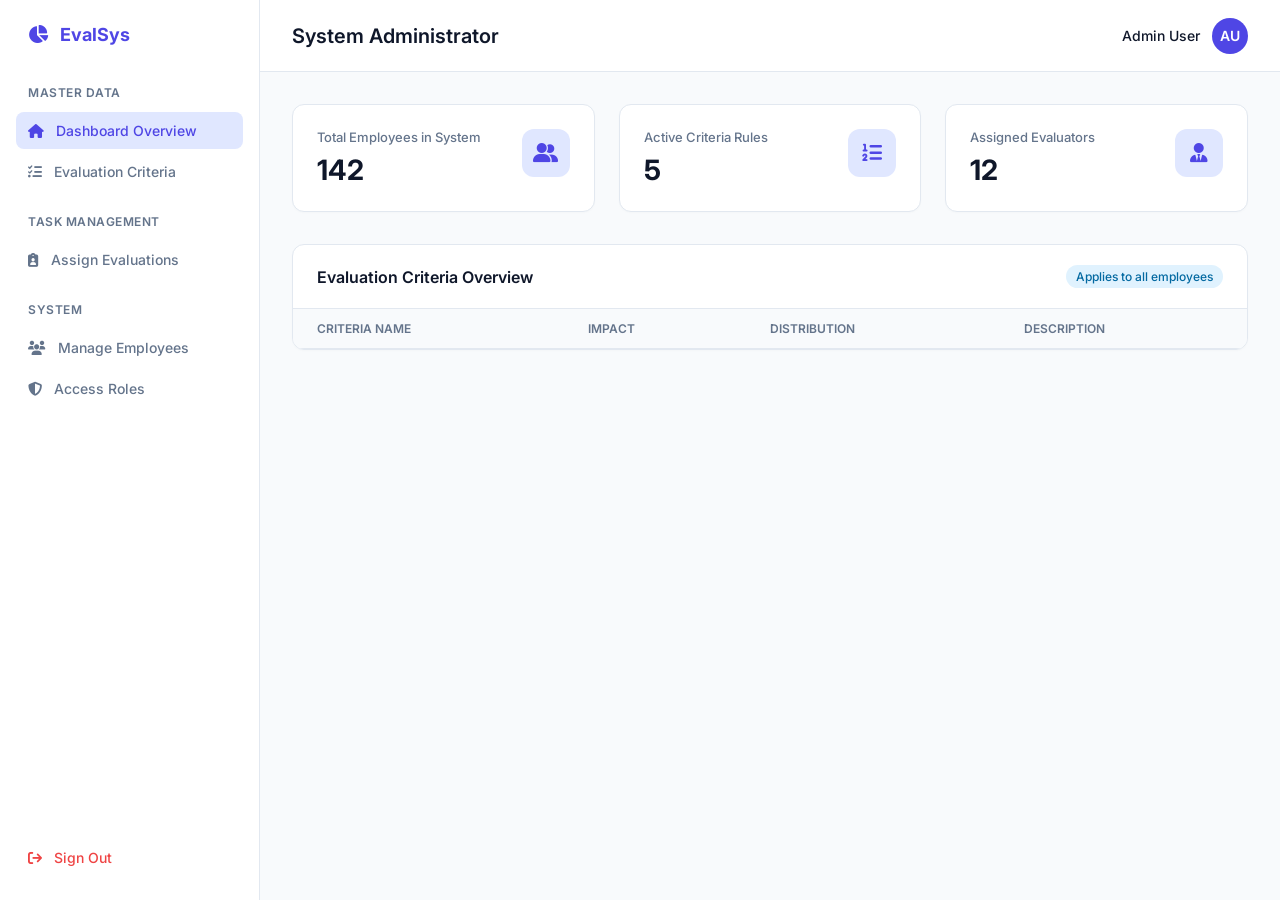
<file: admin/index.html>
<!DOCTYPE html>
<html lang="en">
<head>
    <meta charset="UTF-8">
    <meta name="viewport" content="width=device-width, initial-scale=1.0">
    <title>EvalSys - Performance Dashboard</title>
    <link href="https://fonts.googleapis.com/css2?family=Inter:wght@300;400;500;600;700&display=swap" rel="stylesheet">
    <link rel="stylesheet" href="https://cdnjs.cloudflare.com/ajax/libs/font-awesome/6.4.0/css/all.min.css">
    <link rel="stylesheet" href="style.css">
</head>
<body>

    <!-- MAIN DASHBOARD LAYOUT (Admin) -->
    <div id="main-dashboard" style="display:flex;">
        <!-- Sidebar -->
        <aside class="sidebar">
            <div class="brand">
                <i class="fa-solid fa-chart-pie"></i> EvalSys
            </div>
            <!-- Admin Sidebar Menu -->
            <div id="nav-admin" class="role-nav active">
                <div class="nav-label">Master Data</div>
                <ul class="nav-list">
                    <li class="nav-item active" onclick="switchAdminView('admin-overview', this)"><i class="fa-solid fa-house"></i> Dashboard Overview</li>
                    <li class="nav-item" onclick="switchAdminView('admin-criteria', this)"><i class="fa-solid fa-list-check"></i> Evaluation Criteria</li>
                </ul>
                <div class="nav-label">Task Management</div>
                <ul class="nav-list">
                    <li class="nav-item" onclick="switchAdminView('admin-assignments', this)"><i class="fa-solid fa-clipboard-user"></i> Assign Evaluations</li>
                </ul>
                <div class="nav-label">System</div>
                <ul class="nav-list">
                    <li class="nav-item" onclick="switchAdminView('admin-employees', this)"><i class="fa-solid fa-users"></i> Manage Employees</li>
                    <li class="nav-item" onclick="switchAdminView('admin-roles', this)"><i class="fa-solid fa-shield-halved"></i> Access Roles</li>
                </ul>
            </div>

            <ul class="nav-list" style="margin-top: auto;">
                <li class="nav-item" onclick="window.location.href='../login.html'" style="color: #ef4444;"><i class="fa-solid fa-arrow-right-from-bracket"></i> Sign Out</li>
            </ul>
        </aside>

        <div class="sidebar-overlay" onclick="closeMobileMenu()"></div>

        <!-- Main Content -->
        <main class="main-content">
            <header class="top-header">
                <div class="header-left">
                    <button class="menu-toggle" onclick="toggleMobileMenu()" aria-label="Toggle menu"><i class="fa-solid fa-bars"></i></button>
                    <div class="header-title" id="dashboard-title">System Administrator</div>
                </div>
                <div class="user-profile">
                    <span id="user-name-display">Admin User</span>
                    <div class="avatar">AU</div>
                </div>
            </header>

            <div class="dashboard-container">
                <!-- ADMIN VIEW -->
                <div id="view-admin" class="role-view active">
                    
                    <!-- Admin View 1: Overview -->
                    <div id="admin-overview" class="admin-section active">
                        <div class="stats-grid">
                            <div class="stat-card"><div class="stat-info"><p>Total Employees in System</p><h3>142</h3></div><div class="stat-icon"><i class="fa-solid fa-user-group"></i></div></div>
                            <div class="stat-card"><div class="stat-info"><p>Active Criteria Rules</p><h3>5</h3></div><div class="stat-icon"><i class="fa-solid fa-list-ol"></i></div></div>
                            <div class="stat-card"><div class="stat-info"><p>Assigned Evaluators</p><h3>12</h3></div><div class="stat-icon"><i class="fa-solid fa-user-tie"></i></div></div>
                        </div>

                        <div class="table-section">
                            <div class="table-header">
                                <h2>Evaluation Criteria Overview</h2>
                                <span class="badge badge-info">Applies to all employees</span>
                            </div>
                            <div class="table-scroll"><table>
                                <thead><tr><th>Criteria Name</th><th>Impact</th><th>Distribution</th><th>Description</th></tr></thead>
                                <tbody id="overview-criteria-body"></tbody>
                            </table></div>
                        </div>
                    </div>

                    <!-- Admin View 2: Criteria -->
                    <div id="admin-criteria" class="admin-section">
                        <div class="table-section">
                            <div class="table-header">
                                <h2>Evaluation Criteria</h2>
                                <button class="btn-primary" onclick="openAddCriteriaModal()"><i class="fa-solid fa-plus"></i> Add Criteria</button>
                            </div>
                            <div class="table-scroll"><table>
                                <thead><tr><th>Criteria ID</th><th>Criteria Name</th><th>Impact</th><th>Distribution</th><th>Description</th><th>Actions</th></tr></thead>
                                <tbody id="manage-criteria-body"></tbody>
                            </table></div>
                        </div>
                    </div>

                    <!-- Admin View 5: Task Assignments (Reverted Original v2 Layout) -->
                    <div id="admin-assignments" class="admin-section">
                        <div class="table-section">
                            <div class="table-header">
                                <h2>Evaluation Task Assignments</h2>
                                <button class="btn-primary" onclick="openAssignTaskModal()"><i class="fa-solid fa-plus"></i> Assign Evaluation Task</button>
                            </div>
                            <div class="filter-bar">
                                <div class="filter-group">
                                    <label for="assignmentDepartmentFilter">Department</label>
                                    <select id="assignmentDepartmentFilter" class="form-control filter-select" onchange="filterAssignmentsByDepartment()">
                                        <option value="all">All Departments</option>
                                    </select>
                                </div>
                            </div>
                            <div class="table-scroll">
                                <table>
                                    <thead>
                                        <tr>
                                            <th>Task ID</th>
                                            <th>Evaluator (Manager)</th>
                                            <th>Subject (Employee)</th>
                                            <th>Evaluation Period</th>
                                            <th>Status</th>
                                            <th>Actions</th>
                                        </tr>
                                    </thead>
                                    <tbody id="assignmentsTableBody">
                                        <!-- Dynamic Rows Here -->
                                    </tbody>
                                </table>
                            </div>
                        </div>
                    </div>

                    <!-- Admin View 3: Employees -->
                    <div id="admin-employees" class="admin-section">
                        <div class="table-section">
                            <div class="table-header">
                                <h2>Employees</h2>
                                <button class="btn-primary" onclick="openAddUserModal()"><i class="fa-solid fa-plus"></i> Add Employee</button>
                            </div>
                            <div class="table-scroll"><table>
                                <thead><tr><th>Emp ID</th><th>Full Name</th><th>Department</th><th>Role Assigned</th><th>Status</th><th>Actions</th></tr></thead>
                                <tbody id="manage-employees-body"></tbody>
                            </table></div>
                        </div>
                    </div>

                    <!-- Admin View 4: Roles -->
                    <div id="admin-roles" class="admin-section">
                        <div class="table-section">
                            <div class="table-header"><h2>Access Roles</h2></div>
                            <div class="table-scroll"><table>
                                <thead><tr><th>Role ID</th><th>Role Name</th><th>Description</th><th>System Access Level</th></tr></thead>
                                <tbody>
                                    <tr><td><strong>1</strong></td><td><span class="badge badge-info">Administrator</span></td><td>Full system access. Modifies core records.</td><td>Master</td></tr>
                                    <tr><td><strong>2</strong></td><td><span class="badge">Evaluator</span></td><td>Evaluates assigned team.</td><td>Managerial</td></tr>
                                    <tr><td><strong>3</strong></td><td><span class="badge">Employee</span></td><td>Can view tasks and awards received.</td><td>Read-Only</td></tr>
                                </tbody>
                            </table></div>
                        </div>
                    </div>
                </div>

            </div>
        </main>
    </div>

    <!-- MODALS -->
    <!-- ADD USER MODAL -->
    <div id="add-user-modal" class="modal-overlay">
        <div class="modal-content">
            <div class="modal-header"><h2>Add New User</h2><button class="close-btn" onclick="closeAddUserModal()"><i class="fa-solid fa-xmark"></i></button></div>
            <form id="addUserForm">
                <div class="form-group"><label>Full Name</label><input type="text" class="form-control" placeholder="e.g. Maria Santos" required></div>
                <div class="form-group"><label>Email Address</label><input type="email" class="form-control" placeholder="employee@company.com" required></div>
                <div class="form-group"><label>Department</label><input type="text" class="form-control" placeholder="e.g. Sales" required></div>
                <div class="form-group"><label>Assign Role</label><select class="form-control" required><option value="" disabled selected>Choose a role...</option><option>Evaluator</option><option>Employee</option></select></div>
                <button type="button" class="btn-block" onclick="submitAddUser()" style="margin-top: 24px;">Add User</button>
            </form>
        </div>
    </div>

    <!-- EDIT USER MODAL -->
    <div id="edit-user-modal" class="modal-overlay">
        <div class="modal-content">
            <div class="modal-header"><h2>Edit Employee</h2><button class="close-btn" onclick="closeEditUserModal()"><i class="fa-solid fa-xmark"></i></button></div>
            <form id="editUserForm">
                <input type="hidden" id="editEmpId">
                <div class="form-group"><label>Full Name</label><input type="text" id="editEmpName" class="form-control" required></div>
                <div class="form-group"><label>Department</label><input type="text" id="editEmpDept" class="form-control" required></div>
                <div class="form-group"><label>Assign Role</label><select id="editEmpRole" class="form-control" required><option value="2">Evaluator</option><option value="3">Employee</option><option value="1">Administrator</option></select></div>
                <div class="form-group"><label>Status</label><select id="editEmpStatus" class="form-control" required><option value="Active">Active</option><option value="On Leave">On Leave</option><option value="Inactive">Inactive</option></select></div>
                <div style="display: flex; gap: 12px; margin-top: 24px;">
                    <button type="button" class="btn-block" onclick="submitEditUser()" style="flex: 2;">Update User</button>
                    <button type="button" class="btn-block" onclick="deleteEmployee()" style="flex: 1; background-color: #ef4444; border-color: #ef4444;"><i class="fa-solid fa-trash"></i> Delete</button>
                </div>
            </form>
        </div>
    </div>

    <!-- ADD CRITERIA MODAL -->
    <div id="add-criteria-modal" class="modal-overlay">
        <div class="modal-content">
            <div class="modal-header"><h2>Add Evaluation Criteria</h2><button class="close-btn" onclick="closeAddCriteriaModal()"><i class="fa-solid fa-xmark"></i></button></div>
            <form id="addCriteriaForm">
                <div class="form-group"><label>Criteria Name</label><input type="text" id="criteriaNameInput" class="form-control" placeholder="e.g. Communication Skills" required></div>
                <div class="form-group"><label>Impact (1–5)</label><select id="criteriaImpactInput" class="form-control" required><option value="" disabled selected>Select impact level...</option><option value="5">5 - Highest level</option><option value="4">4</option><option value="3">3</option><option value="2">2</option><option value="1">1 - Lowest level</option></select></div>
                <div class="form-group"><label>Description</label><textarea id="criteriaDescInput" class="form-control" rows="3" placeholder="Explain what this criteria evaluates..."></textarea></div>
                <p class="assign-placeholder">The percentage distribution is calculated automatically from the impact levels of all active criteria.</p>
                <button type="button" class="btn-block" onclick="submitAddCriteria()" style="margin-top: 24px;">Save Criteria</button>
            </form>
        </div>
    </div>

    <!-- EDIT CRITERIA MODAL -->
    <div id="edit-criteria-modal" class="modal-overlay">
        <div class="modal-content">
            <div class="modal-header"><h2>Edit Evaluation Criteria</h2><button class="close-btn" onclick="closeEditCriteriaModal()"><i class="fa-solid fa-xmark"></i></button></div>
            <form id="editCriteriaForm">
                <input type="hidden" id="editCriteriaId">
                <div class="form-group"><label>Criteria Name</label><input type="text" id="editCriteriaName" class="form-control" required></div>
                <div class="form-group"><label>Impact (1–5)</label><select id="editCriteriaImpact" class="form-control" required><option value="5">5 - Highest level</option><option value="4">4</option><option value="3">3</option><option value="2">2</option><option value="1">1 - Lowest level</option></select></div>
                <div class="form-group"><label>Description</label><textarea id="editCriteriaDesc" class="form-control" rows="3"></textarea></div>
                <div style="display: flex; gap: 12px; margin-top: 24px;">
                    <button type="button" class="btn-block" onclick="submitEditCriteria()" style="flex: 2;">Update Criteria</button>
                    <button type="button" class="btn-block" onclick="deleteCriteriaFromModal()" style="flex: 1; background-color: #ef4444; border-color: #ef4444;"><i class="fa-solid fa-trash"></i> Delete</button>
                </div>
            </form>
        </div>
    </div>

    <!-- ASSIGN EVALUATION TASK MODAL -->
    <div id="assign-task-modal" class="modal-overlay">
        <div class="modal-content assign-task-modal-content">
            <div class="modal-header">
                <div><h2>Assign Evaluation Task</h2><p class="assign-placeholder" style="margin-top:4px;">Evaluators and employees are matched by department automatically.</p></div>
                <button class="close-btn" onclick="closeAssignTaskModal()"><i class="fa-solid fa-xmark"></i></button>
            </div>
            <form id="assignTaskForm">
                <div class="assign-task-grid">
                    <section class="assign-column">
                        <div class="assign-column-header"><i class="fa-solid fa-user-tie"></i> Evaluators</div>
                        <div class="assign-panel-body">
                            <input type="search" id="evaluatorSearchInput" class="form-control assign-search" placeholder="Search evaluator..." oninput="renderEvaluatorList()">
                            <select id="evaluatorDepartmentFilter" class="form-control assign-filter" onchange="renderEvaluatorList(); renderEmployeeList();">
                                <option value="all">All Departments</option>
                            </select>
                            <label class="select-all-row"><input type="checkbox" id="selectAllEvaluators" onchange="toggleAllEvaluators(this.checked)"> <span>Select all evaluators</span></label>
                            <div id="evaluatorList" class="checkbox-list-scroll assign-main-list"></div>
                        </div>
                    </section>

                    <section class="assign-column">
                        <div class="assign-column-header"><i class="fa-solid fa-users"></i> Employees</div>
                        <div class="assign-panel-body">
                            <input type="search" id="employeeSearchInput" class="form-control assign-search" placeholder="Search employee..." oninput="renderEmployeeList()">
                            <div class="assign-filter-note"><i class="fa-solid fa-filter"></i> Employees are shown for the department(s) selected on the evaluator side.</div>
                            <label class="select-all-row"><input type="checkbox" id="selectAllEmployees" onchange="toggleAllEmployees(this.checked)"> <span>Select all employees</span></label>
                            <div id="employeeList" class="checkbox-list-scroll assign-main-list"></div>
                        </div>
                    </section>

                    <section class="assign-column">
                        <div class="assign-column-header"><i class="fa-solid fa-calendar-check"></i> Evaluation Details</div>
                        <div class="assign-panel-body">
                            <div class="form-group"><label>Evaluation Month</label><select id="assignMonthSelect" class="form-control" required></select></div>
                            <div class="form-group"><label>Evaluation Year</label><select id="assignYearSelect" class="form-control" required></select></div>
                            <div class="assign-detail-box"><strong>Evaluation window</strong><span>Evaluators may perform evaluations only during the final 7 days of the selected month.</span></div>
                            <div class="assign-validation" id="assignmentValidationMessage">Select at least one evaluator and one employee.</div>
                            <button type="button" class="btn-block" onclick="submitNewTask()" style="margin-top: 18px;"><i class="fa-solid fa-check"></i> Assign Task(s)</button>
                        </div>
                    </section>
                </div>
            </form>
        </div>
    </div>

    <!-- EDIT ASSIGN TASK MODAL -->
    <div id="edit-assignment-modal" class="modal-overlay">
        <div class="modal-content">
            <div class="modal-header">
                <h2>Edit Task Assignment</h2>
                <button class="close-btn" onclick="closeEditAssignmentModal()"><i class="fa-solid fa-xmark"></i></button>
            </div>
            <form id="editAssignmentForm">
                <input type="hidden" id="editAssignId">
                <div class="form-group">
                    <label>Evaluator (Manager)</label>
                    <select id="editAssignEvaluator" class="form-control" required>
                        <option value="" disabled selected>Loading...</option>
                    </select>
                </div>
                <div class="form-group">
                    <label>Subject (Employee)</label>
                    <select id="editAssignEmployee" class="form-control" required>
                        <option value="" disabled selected>Loading...</option>
                    </select>
                </div>
                <div class="form-group">
                    <label>Evaluation Period</label>
                    <input type="text" id="editAssignPeriod" class="form-control" placeholder="e.g. September 2026" required>
                </div>
                <div class="form-group">
                    <label>Status</label>
                    <select id="editAssignStatus" class="form-control" required>
                        <option value="Pending">Pending</option>
                        <option value="Completed">Completed</option>
                    </select>
                </div>
                <div style="display: flex; gap: 12px; margin-top: 24px;">
                    <button type="button" class="btn-block" onclick="submitEditAssignment()" style="flex: 2;">Update Task</button>
                    <button type="button" class="btn-block" onclick="deleteAssignmentFromModal()" style="flex: 1; background-color: #ef4444; border-color: #ef4444;"><i class="fa-solid fa-trash"></i> Delete</button>
                </div>
            </form>
        </div>
    </div>

    <!-- THIS LINKS TO YOUR SEPARATE JAVASCRIPT FILE -->
    <script src="script.js"></script>
</body>
</html>
</file>
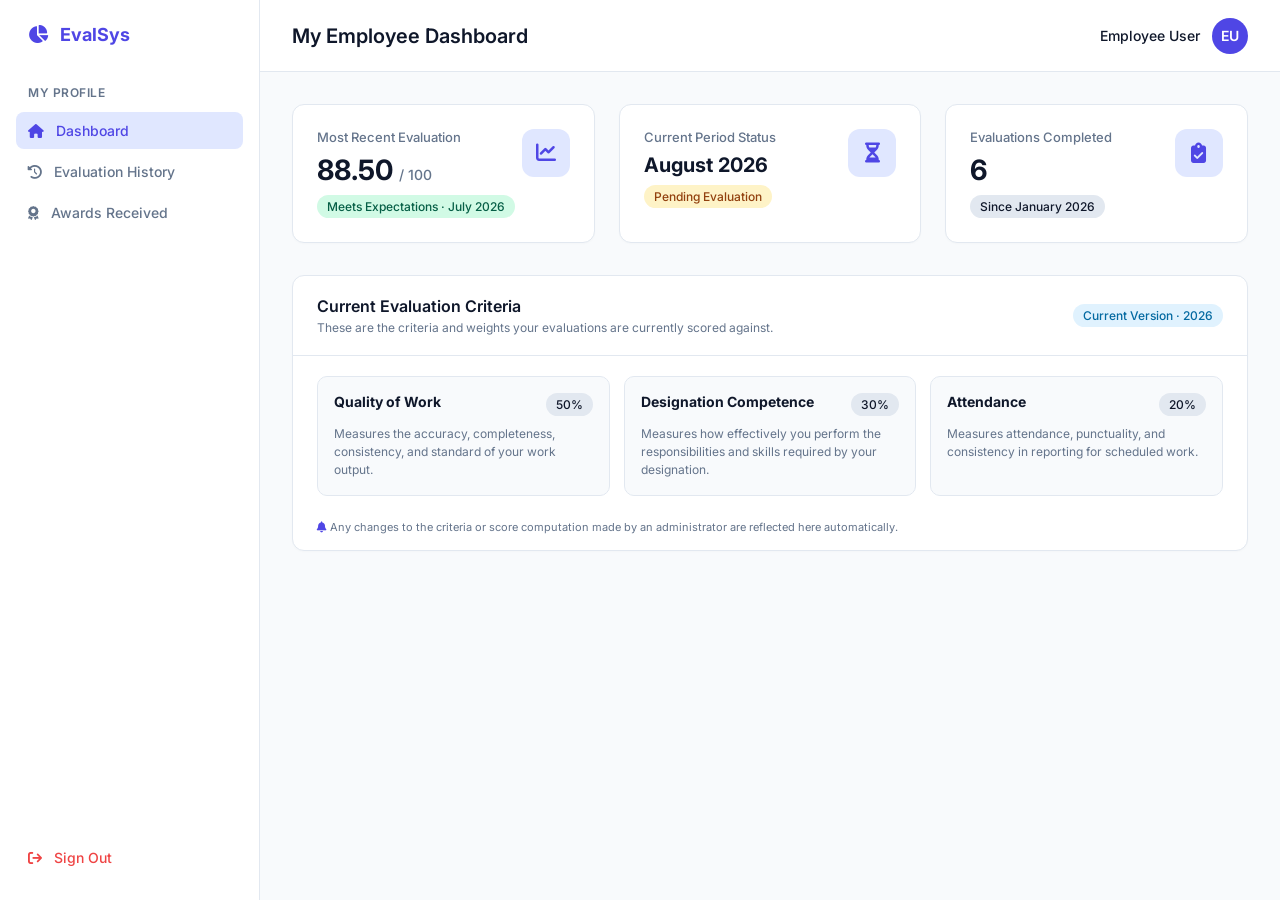
<file: employee.html>
<!DOCTYPE html>
<html lang="en">
<head>
    <meta charset="UTF-8">
    <meta name="viewport" content="width=device-width, initial-scale=1.0">
    <title>EvalSys - Employee</title>
    <link href="https://fonts.googleapis.com/css2?family=Inter:wght@300;400;500;600;700&display=swap" rel="stylesheet">
    <link rel="stylesheet" href="https://cdnjs.cloudflare.com/ajax/libs/font-awesome/6.4.0/css/all.min.css">
    <style>
        /* === MODERN CSS VARIABLES === */
        :root {
            --primary: #4f46e5;
            --primary-hover: #4338ca;
            --primary-light: #e0e7ff;
            --success: #10b981;
            --warning: #f59e0b;
            --background: #f8fafc;
            --surface: #ffffff;
            --text-main: #0f172a;
            --text-muted: #64748b;
            --border: #e2e8f0;
            --radius: 12px;
        }

        * {
            box-sizing: border-box;
            margin: 0;
            padding: 0;
            font-family: 'Inter', sans-serif;
        }

        body {
            background-color: var(--background);
            color: var(--text-main);
            height: 100vh;
            overflow: hidden;
        }

        /* =========================================
           LOGIN SCREEN STYLES
           ========================================= */
        #login-screen {
            display: flex;
            height: 100vh;
            width: 100vw;
            align-items: center;
            justify-content: center;
            background: linear-gradient(135deg, #f8fafc 0%, #e0e7ff 100%);
        }

        .login-card {
            background-color: var(--surface);
            padding: 40px;
            border-radius: 16px;
            box-shadow: 0 4px 6px -1px rgba(0, 0, 0, 0.1), 0 2px 4px -1px rgba(0, 0, 0, 0.06);
            width: 100%;
            max-width: 400px;
            text-align: center;
        }

        .login-brand {
            font-size: 28px;
            font-weight: 700;
            color: var(--primary);
            margin-bottom: 8px;
            display: flex;
            align-items: center;
            justify-content: center;
            gap: 12px;
        }

        .login-subtitle {
            color: var(--text-muted);
            font-size: 14px;
            margin-bottom: 32px;
        }

        .form-group {
            margin-bottom: 20px;
            text-align: left;
        }

        .form-group label {
            display: block;
            font-size: 13px;
            font-weight: 600;
            margin-bottom: 8px;
            color: var(--text-main);
        }

        .form-control {
            width: 100%;
            padding: 12px 16px;
            border: 1px solid var(--border);
            border-radius: 8px;
            font-size: 14px;
            outline: none;
            background-color: white;
            transition: border-color 0.2s;
        }

        .form-control:focus {
            border-color: var(--primary);
            box-shadow: 0 0 0 3px var(--primary-light);
        }
        
        select.form-control {
            cursor: pointer;
            appearance: auto;
        }

        .btn-block {
            width: 100%;
            background-color: var(--primary);
            color: white;
            border: none;
            padding: 12px;
            border-radius: 8px;
            font-size: 15px;
            font-weight: 600;
            cursor: pointer;
            transition: background-color 0.2s;
            margin-top: 10px;
        }

        .btn-block:hover { background-color: var(--primary-hover); }

        /* =========================================
           DASHBOARD LAYOUT STYLES
           ========================================= */
        #main-dashboard {
            display: none; /* Hidden until login */
            height: 100vh;
            width: 100vw;
        }

        .sidebar {
            width: 260px;
            background-color: var(--surface);
            border-right: 1px solid var(--border);
            display: flex;
            flex-direction: column;
            padding: 24px 16px;
        }

        .brand {
            display: flex;
            align-items: center;
            gap: 12px;
            font-size: 18px;
            font-weight: 700;
            color: var(--primary);
            margin-bottom: 40px;
            padding-left: 12px;
        }

        .nav-label {
            font-size: 12px;
            font-weight: 600;
            color: var(--text-muted);
            text-transform: uppercase;
            letter-spacing: 0.5px;
            margin-bottom: 12px;
            padding-left: 12px;
            margin-top: 24px;
        }
        .nav-label:first-of-type { margin-top: 0; }

        .nav-list {
            list-style: none;
            display: flex;
            flex-direction: column;
            gap: 4px;
        }

        .nav-item {
            display: flex;
            align-items: center;
            gap: 12px;
            padding: 10px 12px;
            border-radius: 8px;
            color: var(--text-muted);
            text-decoration: none;
            font-weight: 500;
            font-size: 14px;
            cursor: pointer;
            transition: all 0.2s ease;
        }

        .nav-item:hover {
            background-color: var(--background);
            color: var(--text-main);
        }

        .nav-item.active {
            background-color: var(--primary-light);
            color: var(--primary);
        }

        .main-content {
            flex: 1;
            display: flex;
            flex-direction: column;
            overflow-y: auto;
        }

        .top-header {
            height: 72px;
            background-color: var(--surface);
            border-bottom: 1px solid var(--border);
            display: flex;
            align-items: center;
            justify-content: space-between;
            padding: 0 32px;
        }

        .header-title {
            font-size: 20px;
            font-weight: 600;
        }

        .user-profile {
            display: flex;
            align-items: center;
            gap: 12px;
            font-weight: 500;
            font-size: 14px;
        }

        .avatar {
            width: 36px;
            height: 36px;
            background-color: var(--primary);
            color: white;
            border-radius: 50%;
            display: flex;
            align-items: center;
            justify-content: center;
            font-weight: 600;
            overflow: hidden;
        }

        .dashboard-container {
            padding: 32px;
            max-width: 1200px;
            margin: 0 auto;
            width: 100%;
        }

        /* Role-specific sections */
        .role-view, .role-nav { display: none; }
        .role-view.active, .role-nav.active { display: block; }
        
        /* Sub-Sections for functionality */
        .admin-section, .evaluator-section, .employee-section { display: none; }
        .admin-section.active, .evaluator-section.active, .employee-section.active { display: block; }

        /* =========================================
           COMPONENT STYLES (Cards, Tables, etc.)
           ========================================= */
        .stats-grid {
            display: grid;
            grid-template-columns: repeat(auto-fit, minmax(250px, 1fr));
            gap: 24px;
            margin-bottom: 32px;
        }

        .stat-card {
            background-color: var(--surface);
            border: 1px solid var(--border);
            border-radius: var(--radius);
            padding: 24px;
            display: flex;
            align-items: flex-start;
            justify-content: space-between;
            box-shadow: 0 1px 2px rgba(0,0,0,0.02);
        }

        .stat-info p {
            color: var(--text-muted);
            font-size: 13px;
            font-weight: 500;
            margin-bottom: 8px;
        }

        .stat-info h3 {
            font-size: 28px;
            font-weight: 700;
            color: var(--text-main);
        }

        .stat-icon {
            width: 48px;
            height: 48px;
            border-radius: 12px;
            background-color: var(--primary-light);
            color: var(--primary);
            display: flex;
            align-items: center;
            justify-content: center;
            font-size: 20px;
        }

        .table-section {
            background-color: var(--surface);
            border: 1px solid var(--border);
            border-radius: var(--radius);
            box-shadow: 0 1px 2px rgba(0,0,0,0.02);
            overflow: hidden;
            margin-bottom: 32px;
        }

        .table-header {
            padding: 20px 24px;
            border-bottom: 1px solid var(--border);
            display: flex;
            justify-content: space-between;
            align-items: center;
        }

        .table-header h2 { font-size: 16px; font-weight: 600; }

        .btn-primary {
            background-color: var(--primary);
            color: white;
            border: none;
            padding: 8px 16px;
            border-radius: 6px;
            font-size: 13px;
            font-weight: 500;
            cursor: pointer;
            display: flex;
            align-items: center;
            gap: 8px;
        }

        table { width: 100%; border-collapse: collapse; }
        
        th {
            background-color: #f8fafc;
            text-align: left;
            padding: 12px 24px;
            font-size: 12px;
            font-weight: 600;
            color: var(--text-muted);
            text-transform: uppercase;
            border-bottom: 1px solid var(--border);
        }

        td {
            padding: 16px 24px;
            font-size: 14px;
            border-bottom: 1px solid var(--border);
            color: var(--text-main);
        }

        tr:last-child td { border-bottom: none; }
        tr:hover td { background-color: #f8fafc; }

        .badge {
            background-color: #e2e8f0;
            color: var(--text-main);
            padding: 4px 10px;
            border-radius: 20px;
            font-size: 12px;
            font-weight: 500;
        }
        
        .badge-success { background-color: #d1fae5; color: #065f46; }
        .badge-warning { background-color: #fef3c7; color: #92400e; }
        .badge-info { background-color: #e0f2fe; color: #0369a1; }
        .badge-orange { background-color: #ffedd5; color: #9a3412; }
        .badge-danger { background-color: #fee2e2; color: #991b1b; }

        .action-icon {
            color: var(--text-muted);
            cursor: pointer;
            margin-right: 12px;
            transition: color 0.2s;
        }
        .action-icon:hover { color: var(--primary); }
        
        .score-display {
            font-size: 48px;
            font-weight: 700;
            color: var(--primary);
            margin: 10px 0;
        }

        /* =========================================
           MODAL (POPUP) STYLES
           ========================================= */
        .modal-overlay {
            position: fixed;
            top: 0; left: 0; right: 0; bottom: 0;
            background-color: rgba(15, 23, 42, 0.6);
            display: none;
            align-items: center;
            justify-content: center;
            z-index: 9999;
        }

        .modal-content {
            background-color: var(--surface);
            width: 100%;
            max-width: 500px;
            border-radius: var(--radius);
            padding: 32px;
            box-shadow: 0 20px 25px -5px rgba(0, 0, 0, 0.1), 0 10px 10px -5px rgba(0, 0, 0, 0.04);
        }

        .modal-header {
            display: flex;
            justify-content: space-between;
            align-items: center;
            margin-bottom: 24px;
            border-bottom: 1px solid var(--border);
            padding-bottom: 16px;
        }

        .modal-header h2 {
            font-size: 18px;
            font-weight: 600;
        }

        .close-btn {
            background: none;
            border: none;
            font-size: 20px;
            color: var(--text-muted);
            cursor: pointer;
        }

        .close-btn:hover { color: var(--text-main); }

        /* =========================================
           TABLE SCROLL WRAPPER (prevents tables from
           breaking the page layout on narrow screens)
           ========================================= */
        .table-scroll {
            overflow-x: auto;
            -webkit-overflow-scrolling: touch;
        }
        .table-scroll table { min-width: 640px; }

        /* =========================================
           MOBILE MENU TOGGLE + OVERLAY
           (hidden on desktop, shown via media query)
           ========================================= */
        .menu-toggle {
            display: none;
            background: none;
            border: none;
            font-size: 20px;
            color: var(--text-main);
            cursor: pointer;
            padding: 8px;
            margin-right: 12px;
        }

        .header-left {
            display: flex;
            align-items: center;
        }

        .sidebar-overlay {
            display: none;
            position: fixed;
            inset: 0;
            background-color: rgba(15, 23, 42, 0.5);
            z-index: 998;
        }

        /* =========================================
           RESPONSIVE LAYOUT (tablet & mobile)
           ========================================= */
        @media (max-width: 900px) {
            #main-dashboard { position: relative; }

            .sidebar {
                position: fixed;
                top: 0;
                left: 0;
                bottom: 0;
                z-index: 999;
                transform: translateX(-100%);
                transition: transform 0.25s ease;
                box-shadow: 4px 0 16px rgba(0,0,0,0.15);
            }

            #main-dashboard.sidebar-open .sidebar {
                transform: translateX(0);
            }

            #main-dashboard.sidebar-open .sidebar-overlay {
                display: block;
            }

            .menu-toggle { display: flex; align-items: center; justify-content: center; }

            .main-content { width: 100%; }

            .top-header { padding: 0 16px; }

            .dashboard-container { padding: 20px 16px; }

            .stats-grid { grid-template-columns: 1fr; gap: 16px; }

            .table-header { flex-wrap: wrap; gap: 12px; }

            .modal-content { max-width: 92vw; padding: 24px; }

            .assign-grid { grid-template-columns: 1fr; }
        }

        @media (max-width: 480px) {
            .user-profile span { display: none; }
            .header-title { font-size: 17px; }
            .login-card { padding: 28px 20px; }
        }

        /* =========================================
           ACCORDION (self-contained, Bootstrap-style
           interaction — expand/collapse on click)
           ========================================= */
        .accordion {
            border: 1px solid var(--border);
            border-radius: var(--radius);
            overflow: hidden;
            background-color: var(--surface);
            box-shadow: 0 1px 2px rgba(0,0,0,0.02);
        }

        .accordion-button {
            width: 100%;
            text-align: left;
            background: var(--surface);
            border: none;
            padding: 20px 24px;
            font-size: 15px;
            font-weight: 600;
            color: var(--text-main);
            display: flex;
            justify-content: space-between;
            align-items: center;
            cursor: pointer;
            transition: background-color 0.2s;
        }

        .accordion-button:hover { background-color: var(--background); }

        .accordion-button .accordion-icon {
            color: var(--text-muted);
            transition: transform 0.25s ease;
        }

        .accordion-button.active .accordion-icon {
            transform: rotate(180deg);
            color: var(--primary);
        }

        .accordion-collapse {
            max-height: 0;
            overflow: hidden;
            transition: max-height 0.3s ease;
        }

        .accordion-collapse.show { max-height: 500px; }

        .accordion-body {
            padding: 0 24px 20px;
            border-top: 1px solid var(--border);
        }

        /* =========================================
           FILTER PILL BUTTONS (Evaluation History)
           ========================================= */
        .filter-btn {
            padding: 6px 16px;
            border-radius: 20px;
            border: 1px solid var(--border);
            background-color: var(--surface);
            color: var(--text-muted);
            font-size: 13px;
            font-weight: 500;
            cursor: pointer;
            transition: all 0.2s ease;
        }

        .filter-btn:hover { background-color: var(--background); color: var(--text-main); }

        .filter-btn.active {
            background-color: var(--primary);
            border-color: var(--primary);
            color: #ffffff;
        }

        /* =========================================
           ASSIGN EVALUATIONS PANEL
           (Assign by Employee / Assign by Evaluator)
           ========================================= */
        .assign-grid {
            display: grid;
            grid-template-columns: 1fr 1fr;
            gap: 24px;
            padding: 24px;
        }

        .assign-column {
            border: 1px solid var(--border);
            border-radius: var(--radius);
            display: flex;
            flex-direction: column;
            overflow: hidden;
            background-color: var(--surface);
        }

        .assign-column-header {
            background-color: var(--background);
            padding: 14px 18px;
            font-size: 14px;
            font-weight: 600;
            border-bottom: 1px solid var(--border);
            display: flex;
            align-items: center;
            gap: 8px;
            color: var(--text-main);
        }

        /* Scrollable "rectangle" list of employees / evaluators */
        .assign-list-scroll {
            max-height: 220px;
            overflow-y: auto;
            border-bottom: 1px solid var(--border);
        }

        .assign-item {
            padding: 12px 18px;
            font-size: 14px;
            font-weight: 500;
            cursor: pointer;
            display: flex;
            justify-content: space-between;
            align-items: center;
            border-bottom: 1px solid var(--border);
            transition: background-color 0.15s;
        }
        .assign-item:last-child { border-bottom: none; }
        .assign-item:hover { background-color: var(--background); }
        .assign-item.active { background-color: var(--primary-light); color: var(--primary); }

        .assign-detail {
            padding: 16px 18px;
        }

        .assign-detail-title {
            font-size: 13px;
            color: var(--text-muted);
            margin-bottom: 10px;
        }

        .select-all-row {
            display: flex;
            align-items: center;
            gap: 8px;
            font-size: 13px;
            padding: 8px 0;
            border-bottom: 1px solid var(--border);
            margin-bottom: 8px;
            cursor: pointer;
        }

        .checkbox-list-scroll {
            max-height: 160px;
            overflow-y: auto;
            display: flex;
            flex-direction: column;
            gap: 4px;
        }

        .checkbox-row {
            display: flex;
            align-items: center;
            gap: 10px;
            font-size: 13px;
            padding: 6px 4px;
            border-radius: 6px;
            cursor: pointer;
        }
        .checkbox-row:hover { background-color: var(--background); }

        .assign-placeholder {
            font-size: 13px;
            color: var(--text-muted);
            font-style: italic;
            padding: 8px 0;
        }

        /* =========================================
           RATING SCALE DEFINITIONS (legend)
           ========================================= */
        .rating-legend-row {
            display: flex;
            align-items: flex-start;
            gap: 14px;
            padding: 12px 4px;
            border-bottom: 1px solid var(--border);
        }
        .rating-legend-row:last-child { border-bottom: none; }

        .rating-legend-num {
            flex: 0 0 auto;
            width: 30px;
            height: 30px;
            border-radius: 50%;
            color: #ffffff;
            display: flex;
            align-items: center;
            justify-content: center;
            font-weight: 700;
            font-size: 14px;
        }

        /* Per-column filters for the Assigned Tasks table */
        .filter-bar {
            display: flex;
            flex-wrap: wrap;
            gap: 16px;
            padding: 16px 24px;
            border-bottom: 1px solid var(--border);
            background-color: var(--background);
            align-items: flex-end;
        }

        .filter-group {
            display: flex;
            flex-direction: column;
            gap: 6px;
            min-width: 160px;
        }

        .filter-group label {
            font-size: 12px;
            font-weight: 600;
            color: var(--text-muted);
        }

        .filter-select {
            padding: 8px 12px;
            font-size: 13px;
        }

        /* Fixed-size scrollable assigned tasks table */
        .fixed-scroll-table {
            max-height: 320px;
            overflow-y: auto;
        }

        .fixed-scroll-table thead th {
            position: sticky;
            top: 0;
            z-index: 1;
        }

        /* Requested admin-management additions */
        .disabled-action {
            color: #cbd5e1;
            cursor: not-allowed;
            margin-right: 12px;
        }

        .archive-action {
            color: var(--text-muted);
            cursor: pointer;
            margin-right: 12px;
            transition: color 0.2s;
        }

        .archive-action:hover { color: var(--warning); }

        .archive-icon {
            position: relative;
            display: inline-flex;
            width: 20px;
            height: 20px;
            align-items: center;
            justify-content: center;
        }

        .archive-icon .archive-arrow {
            position: absolute;
            top: -4px;
            left: 7px;
            font-size: 9px;
        }

        .archive-img {
            width: 22px;
            height: 22px;
            object-fit: contain;
            vertical-align: middle;
        }


        .archive-action.unarchive { color: var(--success); }
        .archive-action.unarchive:hover { color: #059669; }

        .danger-modal-text {
            font-size: 13px;
            line-height: 1.6;
            color: var(--text-muted);
            margin-bottom: 18px;
        }

        .warning-box {
            background: #fff7ed;
            border: 1px solid #fed7aa;
            color: #9a3412;
            border-radius: 8px;
            padding: 12px 14px;
            font-size: 13px;
            line-height: 1.5;
            margin-bottom: 20px;
        }

        .modal-actions {
            display: flex;
            justify-content: flex-end;
            gap: 10px;
        }

        .btn-secondary {
            background: var(--surface);
            color: var(--text-main);
            border: 1px solid var(--border);
            padding: 10px 16px;
            border-radius: 8px;
            font-size: 13px;
            font-weight: 600;
            cursor: pointer;
        }

        .btn-secondary:hover { background: var(--background); }

        .btn-outline {
            display: inline-flex;
            align-items: center;
            gap: 8px;
            background: var(--surface);
            color: var(--primary);
            border: 1px solid var(--primary-light);
            padding: 10px 16px;
            border-radius: 8px;
            font-size: 13px;
            font-weight: 600;
            cursor: pointer;
            transition: background-color 0.15s, border-color 0.15s;
        }

        .btn-outline:hover {
            background-color: var(--primary-light);
            border-color: var(--primary);
        }

        .btn-outline i { font-size: 12px; }

        .assign-dept-filter {
            padding: 12px 18px;
            border-bottom: 1px solid var(--border);
            background: var(--surface);
        }

        .assign-dept-filter label {
            display: block;
            font-size: 12px;
            font-weight: 600;
            color: var(--text-muted);
            margin-bottom: 6px;
        }
        /* =========================================
           EVALUATOR EXPERIENCE — REBUILT
           Scoped to evaluator dashboard/components
           ========================================= */
        .evaluator-home-grid {
            display:grid;
            grid-template-columns:repeat(auto-fit,minmax(220px,1fr));
            gap:18px;
            margin-bottom:24px;
        }
        .evaluator-stat-card {
            background:var(--surface);
            border:1px solid var(--border);
            border-radius:var(--radius);
            padding:20px;
            min-height:132px;
            
            box-shadow:0 1px 2px rgba(0,0,0,0.02);
            display:flex;
            align-items:flex-start;
            justify-content:space-between;
            gap:14px;
        }
        .evaluator-stat-card .kicker { color:var(--text-muted); font-size:12px; font-weight:600; text-transform:uppercase; letter-spacing:.4px; margin-bottom:7px; }
        .evaluator-stat-card h3 { font-size:26px; line-height:1.15; margin-bottom:5px; }
        .evaluator-stat-card .support { color:var(--text-muted); font-size:12px; line-height:1.45; }
        .evaluator-stat-icon {
            width:42px; height:42px; border-radius:11px; background:var(--primary-light); color:var(--primary);
            display:flex; align-items:center; justify-content:center; flex:0 0 auto;
        }
        .evaluator-banner {
            display:flex; align-items:center; justify-content:space-between; gap:16px;
            padding:18px 20px; border:1px solid var(--border); border-radius:var(--radius);
            background:linear-gradient(135deg,#ffffff 0%,#f8fafc 100%); margin-bottom:24px;
        }
        .evaluator-banner-title { font-size:18px; font-weight:700; margin-bottom:4px; }
        .evaluator-banner-sub { font-size:13px; color:var(--text-muted); }
        .evaluator-chip-row { display:flex; flex-wrap:wrap; gap:8px; }
        .criteria-highlight { margin-bottom:24px; }
        .criteria-cards { display:grid; grid-template-columns:repeat(3,minmax(0,1fr)); gap:14px; padding:20px 24px 24px; }
        .criteria-card { border:1px solid var(--border); border-radius:10px; padding:16px; background:var(--background); }
        .criteria-card .criteria-top { display:flex; justify-content:space-between; align-items:flex-start; gap:10px; margin-bottom:9px; }
        .criteria-card h4 { font-size:14px; }
        .criteria-card p { color:var(--text-muted); font-size:12px; line-height:1.5; }
        .criteria-version { font-size:11px; color:var(--text-muted); padding:0 24px 16px; }
        .evaluator-section-intro { margin-bottom:18px; color:var(--text-muted); font-size:13px; line-height:1.55; }
        .history-toolbar { display:flex; flex-wrap:wrap; gap:10px; align-items:center; padding:16px 24px; border-bottom:1px solid var(--border); background:var(--background); }
        .history-filter-wrap { display:flex; gap:8px; flex-wrap:wrap; }
        .history-select-wrap { display:flex; gap:8px; flex-wrap:wrap; margin-left:auto; }
        .history-select-wrap .form-control { min-width:150px; width:auto; }
        .evaluator-empty { padding:34px 24px; text-align:center; color:var(--text-muted); }
        .deadline-badge { display:inline-flex; align-items:center; gap:6px; padding:5px 9px; border-radius:999px; background:#fff7ed; color:#9a3412; font-size:11px; font-weight:700; }
        .countdown-value { font-variant-numeric:tabular-nums; }
        .modal-content.evaluator-modal { max-width:1080px; width:calc(100vw - 56px); max-height:90vh; overflow:auto; padding:0; }
        .evaluator-modal .modal-header { padding:22px 28px 16px; margin-bottom:0; position:sticky; top:0; background:var(--surface); z-index:2; }
        .eval-modal-body { padding:24px 28px 28px; }
        .eval-subject-card { display:flex; align-items:center; justify-content:space-between; gap:18px; padding:18px; border:1px solid var(--border); border-radius:12px; background:var(--background); margin-bottom:20px; }
        .eval-subject-main { display:flex; align-items:center; gap:12px; }
        .eval-subject-avatar { width:50px; height:50px; border-radius:14px; background:var(--primary-light); color:var(--primary); display:flex; align-items:center; justify-content:center; font-weight:800; font-size:17px; overflow:hidden; }
        .eval-subject-main h3 { font-size:18px; margin-bottom:4px; }
        .eval-subject-main p { font-size:12px; color:var(--text-muted); }
        .criteria-eval-grid { display:grid; grid-template-columns:1fr; gap:16px; }
        .criteria-eval-card { border:1px solid var(--border); border-radius:12px; padding:18px; }
        .criteria-eval-header { display:flex; justify-content:space-between; gap:16px; align-items:flex-start; margin-bottom:10px; }
        .criteria-eval-header h4 { font-size:15px; margin-bottom:4px; }
        .criteria-eval-header p { font-size:12px; color:var(--text-muted); line-height:1.5; max-width:760px; }
        .rating-options { display:grid; grid-template-columns:repeat(5,minmax(0,1fr)); gap:8px; margin-top:14px; }
        .rating-option { position:relative; }
        .rating-option input { position:absolute; opacity:0; pointer-events:none; }
        .rating-option label { display:flex; flex-direction:column; align-items:center; justify-content:center; min-height:68px; padding:9px 7px; border:1px solid var(--border); border-radius:9px; background:var(--surface); cursor:pointer; text-align:center; transition:all .15s ease; }
        .rating-option label strong { font-size:16px; color:var(--text-main); }
        .rating-option label span { font-size:10px; color:var(--text-muted); margin-top:4px; line-height:1.2; }
        .rating-option input:checked + label { border-color:var(--primary); background:var(--primary-light); box-shadow:0 0 0 2px rgba(79,70,229,.10); }
        .rating-option input:focus-visible + label { outline:2px solid var(--primary); outline-offset:2px; }
        .score-preview { display:grid; grid-template-columns:1fr 260px; gap:16px; margin-top:20px; }
        .score-breakdown { border:1px solid var(--border); border-radius:12px; overflow:hidden; }
        .score-breakdown table th, .score-breakdown table td { padding:11px 14px; }
        .total-score-card { border:1px solid var(--primary-light); border-radius:12px; background:linear-gradient(135deg,#eef2ff 0%,#ffffff 100%); padding:20px; display:flex; flex-direction:column; justify-content:center; }
        .total-score-card p { color:var(--text-muted); font-size:12px; font-weight:600; text-transform:uppercase; letter-spacing:.4px; }
        .total-score-card strong { font-size:38px; line-height:1; color:var(--primary); margin:9px 0 6px; }
        .total-score-card span { font-size:12px; color:var(--text-muted); }
        .eval-modal-footer { display:flex; justify-content:flex-end; gap:10px; padding-top:20px; margin-top:20px; border-top:1px solid var(--border); }
        .score-legend { margin-top:10px; font-size:11px; color:var(--text-muted); }
        .history-score { font-weight:700; color:var(--primary); }

        @media (max-width: 1100px) {
            .evaluator-home-grid { grid-template-columns:repeat(auto-fit,minmax(220px,1fr)); }
            .criteria-cards { grid-template-columns:1fr; }
            .score-preview { grid-template-columns:1fr; }
        }
        @media (max-width: 720px) {
            .evaluator-home-grid { grid-template-columns:1fr; }
            .evaluator-banner { align-items:flex-start; flex-direction:column; }
            .employee-select-item { grid-template-columns:auto 1fr; }
            .employee-select-item > .badge, .employee-select-item > button { grid-column:2; justify-self:start; }
            .history-select-wrap { margin-left:0; width:100%; }
            .history-select-wrap .form-control { flex:1; min-width:0; }
            .modal-content.evaluator-modal { width:calc(100vw - 20px); max-height:94vh; }
            .eval-modal-body { padding:18px; }
            .evaluator-modal .modal-header { padding:18px; }
            .rating-options { grid-template-columns:1fr 1fr; }
            .eval-subject-card { flex-direction:column; align-items:flex-start; }
        }
    </style>
</head>
<body>

    <!-- ==============================================
         MAIN DASHBOARD LAYOUT (Employee)
         ============================================== -->
    <div id="main-dashboard" style="display:flex;">
        <!-- Sidebar -->
        <aside class="sidebar">
            <div class="brand">
                <i class="fa-solid fa-chart-pie"></i> EvalSys
            </div>

            <div id="nav-employee" class="role-nav active">
                <div class="nav-label">My Profile</div>
                <ul class="nav-list">
                    <li class="nav-item active" onclick="switchEmployeeView('employee-dashboard', this)">
                        <i class="fa-solid fa-house"></i> Dashboard
                    </li>
                    <li class="nav-item" onclick="switchEmployeeView('employee-history', this)">
                        <i class="fa-solid fa-clock-rotate-left"></i> Evaluation History
                    </li>
                    <li class="nav-item" onclick="switchEmployeeView('employee-awards', this)">
                        <i class="fa-solid fa-award"></i> Awards Received
                    </li>
                </ul>
            </div>

            <!-- Universal Logout Button -->
            <ul class="nav-list" style="margin-top: auto;">
                <li class="nav-item" onclick="window.location.href='login.html'" style="color: #ef4444;">
                    <i class="fa-solid fa-arrow-right-from-bracket"></i> Sign Out
                </li>
            </ul>
        </aside>

        <div class="sidebar-overlay" onclick="closeMobileMenu()"></div>

        <!-- Main Content -->
        <main class="main-content">
            <header class="top-header">
                <div class="header-left">
                    <button class="menu-toggle" onclick="toggleMobileMenu()" aria-label="Toggle menu"><i class="fa-solid fa-bars"></i></button>
                    <div class="header-title" id="dashboard-title">My Employee Dashboard</div>
                </div>
                <div class="user-profile" style="cursor:pointer;" onclick="document.getElementById('profile-modal').style.display='flex'">
                    <span id="user-name-display">Employee User</span>
                    <div class="avatar">EU</div>
                </div>
            </header>

            <div class="dashboard-container">
                <div id="view-employee" class="role-view active">

                    <div id="employee-dashboard" class="employee-section active">
                        <div class="stats-grid">
                            <div class="stat-card">
                                <div class="stat-info">
                                    <p>Most Recent Evaluation</p>
                                    <h3>88.50 <span style="font-size:14px; font-weight:500; color: var(--text-muted);">/ 100</span></h3>
                                    <span class="badge badge-success" style="margin-top:8px; display:inline-block;">Meets Expectations · July 2026</span>
                                </div>
                                <div class="stat-icon"><i class="fa-solid fa-chart-line"></i></div>
                            </div>
                            <div class="stat-card">
                                <div class="stat-info">
                                    <p>Current Period Status</p>
                                    <h3 style="font-size: 20px;">August 2026</h3>
                                    <span class="badge badge-warning" style="margin-top:8px; display:inline-block;">Pending Evaluation</span>
                                </div>
                                <div class="stat-icon"><i class="fa-solid fa-hourglass-half"></i></div>
                            </div>
                            <div class="stat-card">
                                <div class="stat-info">
                                    <p>Evaluations Completed</p>
                                    <h3>6</h3>
                                    <span class="badge" style="margin-top:8px; display:inline-block;">Since January 2026</span>
                                </div>
                                <div class="stat-icon"><i class="fa-solid fa-clipboard-check"></i></div>
                            </div>
                        </div>

                        <!-- Current Evaluation Criteria — mirrors the evaluator dashboard so employees are notified of any changes -->
                        <div class="table-section criteria-highlight">
                            <div class="table-header">
                                <div>
                                    <h2>Current Evaluation Criteria</h2>
                                    <p style="font-size:12px; color:var(--text-muted); margin-top:4px;">These are the criteria and weights your evaluations are currently scored against.</p>
                                </div>
                                <span class="badge badge-info">Current Version · 2026</span>
                            </div>
                            <div class="criteria-cards">
                                <div class="criteria-card">
                                    <div class="criteria-top"><h4>Quality of Work</h4><span class="badge">50%</span></div>
                                    <p>Measures the accuracy, completeness, consistency, and standard of your work output.</p>
                                </div>
                                <div class="criteria-card">
                                    <div class="criteria-top"><h4>Designation Competence</h4><span class="badge">30%</span></div>
                                    <p>Measures how effectively you perform the responsibilities and skills required by your designation.</p>
                                </div>
                                <div class="criteria-card">
                                    <div class="criteria-top"><h4>Attendance</h4><span class="badge">20%</span></div>
                                    <p>Measures attendance, punctuality, and consistency in reporting for scheduled work.</p>
                                </div>
                            </div>
                            <div class="criteria-version"><i class="fa-solid fa-bell" style="color:var(--primary);"></i> Any changes to the criteria or score computation made by an administrator are reflected here automatically.</div>
                        </div>
                    </div>

                    <div id="employee-history" class="employee-section">
                        <div class="table-section">
                            <div class="table-header">
                                <h2>My Evaluation History</h2>
                            </div>
                            <p style="font-size: 12px; color: var(--text-muted); padding: 10px 24px 16px;"><i class="fa-solid fa-lock" style="color: var(--primary);"></i> Evaluator identity is kept anonymous — only the evaluation result is shown to you.</p>

                            <!-- Per-column filters, same pattern as Admin > Assign Evaluations > Evaluation Task Assignments -->
                            <div class="filter-bar">
                                <div class="filter-group">
                                    <label>Period</label>
                                    <select class="form-control filter-select" id="historyFilterPeriod" onchange="filterHistoryTable()">
                                        <option value="all">All</option>
                                    </select>
                                </div>
                                <div class="filter-group">
                                    <label>Type</label>
                                    <select class="form-control filter-select" id="historyFilterType" onchange="filterHistoryTable()">
                                        <option value="all">All</option>
                                    </select>
                                </div>
                                <div class="filter-group">
                                    <label>Rating</label>
                                    <select class="form-control filter-select" id="historyFilterRating" onchange="filterHistoryTable()">
                                        <option value="all">All</option>
                                    </select>
                                </div>
                                <div class="filter-group">
                                    <label>Status</label>
                                    <select class="form-control filter-select" id="historyFilterStatus" onchange="filterHistoryTable()">
                                        <option value="all">All</option>
                                    </select>
                                </div>
                                <button class="btn-primary" style="align-self:flex-end;" onclick="clearHistoryFilters()">
                                    <i class="fa-solid fa-rotate-left"></i> Clear
                                </button>
                            </div>
                            <!-- Total Score has no dropdown (numeric, not a fixed set of values) and Action isn't data to filter on -->

                            <div class="table-scroll fixed-scroll-table"><table>
                                <thead>
                                    <tr>
                                        <th>Period</th>
                                        <th>Type</th>
                                        <th>Total Score</th>
                                        <th>Rating</th>
                                        <th>Status</th>
                                        <th>Action</th>
                                    </tr>
                                </thead>
                                <tbody id="employee-history-body">
                                    <tr data-period="August 2026" data-type="Monthly" data-rating="Pending" data-status="Pending">
                                        <td><strong>August 2026</strong></td>
                                        <td><span class="badge" style="background-color:#fef3c7; color:#92400e;">Monthly</span></td>
                                        <td style="color: var(--text-muted);">--</td>
                                        <td style="color: var(--text-muted);">--</td>
                                        <td><span class="badge badge-warning">Pending</span></td>
                                        <td style="color: var(--text-muted);">Not yet available</td>
                                    </tr>
                                    <tr data-period="July 2026" data-type="Monthly" data-rating="Exceeds Expectations" data-status="Completed">
                                        <td><strong>July 2026</strong></td>
                                        <td><span class="badge" style="background-color:#fef3c7; color:#92400e;">Monthly</span></td>
                                        <td><strong>88.50</strong></td>
                                        <td><span class="badge badge-success">Exceeds Expectations</span></td>
                                        <td><span class="badge badge-success">Completed</span></td>
                                        <td><button class="btn-primary" style="padding: 8px 16px;" onclick="viewBreakdownPage('July 2026', '88.50', 'Monthly')">View Breakdown</button></td>
                                    </tr>
                                    <tr data-period="June 2026" data-type="Monthly" data-rating="Meets Expectations" data-status="Completed">
                                        <td><strong>June 2026</strong></td>
                                        <td><span class="badge" style="background-color:#fef3c7; color:#92400e;">Monthly</span></td>
                                        <td><strong>82.00</strong></td>
                                        <td><span class="badge badge-info">Meets Expectations</span></td>
                                        <td><span class="badge badge-success">Completed</span></td>
                                        <td><button class="btn-primary" style="padding: 8px 16px;" onclick="viewBreakdownPage('June 2026', '82.00', 'Monthly')">View Breakdown</button></td>
                                    </tr>
                                    <tr data-period="May 2026" data-type="Monthly" data-rating="Meets Expectations" data-status="Completed">
                                        <td><strong>May 2026</strong></td>
                                        <td><span class="badge" style="background-color:#fef3c7; color:#92400e;">Monthly</span></td>
                                        <td><strong>79.50</strong></td>
                                        <td><span class="badge badge-info">Meets Expectations</span></td>
                                        <td><span class="badge badge-success">Completed</span></td>
                                        <td><button class="btn-primary" style="padding: 8px 16px;" onclick="viewBreakdownPage('May 2026', '79.50', 'Monthly')">View Breakdown</button></td>
                                    </tr>
                                    <tr data-period="April 2026" data-type="Monthly" data-rating="Exceeds Expectations" data-status="Completed">
                                        <td><strong>April 2026</strong></td>
                                        <td><span class="badge" style="background-color:#fef3c7; color:#92400e;">Monthly</span></td>
                                        <td><strong>85.00</strong></td>
                                        <td><span class="badge badge-success">Exceeds Expectations</span></td>
                                        <td><span class="badge badge-success">Completed</span></td>
                                        <td><button class="btn-primary" style="padding: 8px 16px;" onclick="viewBreakdownPage('April 2026', '85.00', 'Monthly')">View Breakdown</button></td>
                                    </tr>
                                    <tr data-period="March 2026" data-type="Monthly" data-rating="Meets Expectations" data-status="Completed">
                                        <td><strong>March 2026</strong></td>
                                        <td><span class="badge" style="background-color:#fef3c7; color:#92400e;">Monthly</span></td>
                                        <td><strong>81.00</strong></td>
                                        <td><span class="badge badge-info">Meets Expectations</span></td>
                                        <td><span class="badge badge-success">Completed</span></td>
                                        <td><button class="btn-primary" style="padding: 8px 16px;" onclick="viewBreakdownPage('March 2026', '81.00', 'Monthly')">View Breakdown</button></td>
                                    </tr>
                                    <tr data-period="February 2026" data-type="Monthly" data-rating="Meets Expectations" data-status="Completed">
                                        <td><strong>February 2026</strong></td>
                                        <td><span class="badge" style="background-color:#fef3c7; color:#92400e;">Monthly</span></td>
                                        <td><strong>83.00</strong></td>
                                        <td><span class="badge badge-info">Meets Expectations</span></td>
                                        <td><span class="badge badge-success">Completed</span></td>
                                        <td><button class="btn-primary" style="padding: 8px 16px;" onclick="viewBreakdownPage('February 2026', '83.00', 'Monthly')">View Breakdown</button></td>
                                    </tr>
                                    <tr data-period="January 2026" data-type="Monthly" data-rating="Meets Expectations" data-status="Completed">
                                        <td><strong>January 2026</strong></td>
                                        <td><span class="badge" style="background-color:#fef3c7; color:#92400e;">Monthly</span></td>
                                        <td><strong>80.50</strong></td>
                                        <td><span class="badge badge-info">Meets Expectations</span></td>
                                        <td><span class="badge badge-success">Completed</span></td>
                                        <td><button class="btn-primary" style="padding: 8px 16px;" onclick="viewBreakdownPage('January 2026', '80.50', 'Monthly')">View Breakdown</button></td>
                                    </tr>
                                    <tr data-period="December 2025" data-type="Monthly" data-rating="Exceeds Expectations" data-status="Completed">
                                        <td><strong>December 2025</strong></td>
                                        <td><span class="badge" style="background-color:#fef3c7; color:#92400e;">Monthly</span></td>
                                        <td><strong>86.00</strong></td>
                                        <td><span class="badge badge-success">Exceeds Expectations</span></td>
                                        <td><span class="badge badge-success">Completed</span></td>
                                        <td><button class="btn-primary" style="padding: 8px 16px;" onclick="viewBreakdownPage('December 2025', '86.00', 'Monthly')">View Breakdown</button></td>
                                    </tr>
                                    <tr data-period="November 2025" data-type="Monthly" data-rating="Meets Expectations" data-status="Completed">
                                        <td><strong>November 2025</strong></td>
                                        <td><span class="badge" style="background-color:#fef3c7; color:#92400e;">Monthly</span></td>
                                        <td><strong>84.00</strong></td>
                                        <td><span class="badge badge-info">Meets Expectations</span></td>
                                        <td><span class="badge badge-success">Completed</span></td>
                                        <td><button class="btn-primary" style="padding: 8px 16px;" onclick="viewBreakdownPage('November 2025', '84.00', 'Monthly')">View Breakdown</button></td>
                                    </tr>
                                    <tr data-period="October 2025" data-type="Monthly" data-rating="Meets Expectations" data-status="Completed">
                                        <td><strong>October 2025</strong></td>
                                        <td><span class="badge" style="background-color:#fef3c7; color:#92400e;">Monthly</span></td>
                                        <td><strong>82.00</strong></td>
                                        <td><span class="badge badge-info">Meets Expectations</span></td>
                                        <td><span class="badge badge-success">Completed</span></td>
                                        <td><button class="btn-primary" style="padding: 8px 16px;" onclick="viewBreakdownPage('October 2025', '82.00', 'Monthly')">View Breakdown</button></td>
                                    </tr>
                                    <tr data-period="September 2025" data-type="Monthly" data-rating="Meets Expectations" data-status="Completed">
                                        <td><strong>September 2025</strong></td>
                                        <td><span class="badge" style="background-color:#fef3c7; color:#92400e;">Monthly</span></td>
                                        <td><strong>77.00</strong></td>
                                        <td><span class="badge badge-info">Meets Expectations</span></td>
                                        <td><span class="badge badge-success">Completed</span></td>
                                        <td><button class="btn-primary" style="padding: 8px 16px;" onclick="viewBreakdownPage('September 2025', '77.00', 'Monthly')">View Breakdown</button></td>
                                    </tr>
                                    <tr data-period="August 2025" data-type="Monthly" data-rating="Exceeds Expectations" data-status="Completed">
                                        <td><strong>August 2025</strong></td>
                                        <td><span class="badge" style="background-color:#fef3c7; color:#92400e;">Monthly</span></td>
                                        <td><strong>85.50</strong></td>
                                        <td><span class="badge badge-success">Exceeds Expectations</span></td>
                                        <td><span class="badge badge-success">Completed</span></td>
                                        <td><button class="btn-primary" style="padding: 8px 16px;" onclick="viewBreakdownPage('August 2025', '85.50', 'Monthly')">View Breakdown</button></td>
                                    </tr>
                                    <tr data-period="July 2025" data-type="Monthly" data-rating="Meets Expectations" data-status="Completed">
                                        <td><strong>July 2025</strong></td>
                                        <td><span class="badge" style="background-color:#fef3c7; color:#92400e;">Monthly</span></td>
                                        <td><strong>83.00</strong></td>
                                        <td><span class="badge badge-info">Meets Expectations</span></td>
                                        <td><span class="badge badge-success">Completed</span></td>
                                        <td><button class="btn-primary" style="padding: 8px 16px;" onclick="viewBreakdownPage('July 2025', '83.00', 'Monthly')">View Breakdown</button></td>
                                    </tr>
                                    <tr data-period="June 2025" data-type="Monthly" data-rating="Meets Expectations" data-status="Completed">
                                        <td><strong>June 2025</strong></td>
                                        <td><span class="badge" style="background-color:#fef3c7; color:#92400e;">Monthly</span></td>
                                        <td><strong>79.00</strong></td>
                                        <td><span class="badge badge-info">Meets Expectations</span></td>
                                        <td><span class="badge badge-success">Completed</span></td>
                                        <td><button class="btn-primary" style="padding: 8px 16px;" onclick="viewBreakdownPage('June 2025', '79.00', 'Monthly')">View Breakdown</button></td>
                                    </tr>
                                    <tr data-period="May 2025" data-type="Monthly" data-rating="Meets Expectations" data-status="Completed">
                                        <td><strong>May 2025</strong></td>
                                        <td><span class="badge" style="background-color:#fef3c7; color:#92400e;">Monthly</span></td>
                                        <td><strong>81.50</strong></td>
                                        <td><span class="badge badge-info">Meets Expectations</span></td>
                                        <td><span class="badge badge-success">Completed</span></td>
                                        <td><button class="btn-primary" style="padding: 8px 16px;" onclick="viewBreakdownPage('May 2025', '81.50', 'Monthly')">View Breakdown</button></td>
                                    </tr>
                                    <tr data-period="April 2025" data-type="Monthly" data-rating="Meets Expectations" data-status="Completed">
                                        <td><strong>April 2025</strong></td>
                                        <td><span class="badge" style="background-color:#fef3c7; color:#92400e;">Monthly</span></td>
                                        <td><strong>80.00</strong></td>
                                        <td><span class="badge badge-info">Meets Expectations</span></td>
                                        <td><span class="badge badge-success">Completed</span></td>
                                        <td><button class="btn-primary" style="padding: 8px 16px;" onclick="viewBreakdownPage('April 2025', '80.00', 'Monthly')">View Breakdown</button></td>
                                    </tr>
                                    <tr data-period="March 2025" data-type="Monthly" data-rating="Needs Minor Improvement" data-status="Completed">
                                        <td><strong>March 2025</strong></td>
                                        <td><span class="badge" style="background-color:#fef3c7; color:#92400e;">Monthly</span></td>
                                        <td><strong>74.00</strong></td>
                                        <td><span class="badge badge-warning">Needs Minor Improvement</span></td>
                                        <td><span class="badge badge-success">Completed</span></td>
                                        <td><button class="btn-primary" style="padding: 8px 16px;" onclick="viewBreakdownPage('March 2025', '74.00', 'Monthly')">View Breakdown</button></td>
                                    </tr>
                                    <tr data-period="February 2025" data-type="Monthly" data-rating="Meets Expectations" data-status="Completed">
                                        <td><strong>February 2025</strong></td>
                                        <td><span class="badge" style="background-color:#fef3c7; color:#92400e;">Monthly</span></td>
                                        <td><strong>78.50</strong></td>
                                        <td><span class="badge badge-info">Meets Expectations</span></td>
                                        <td><span class="badge badge-success">Completed</span></td>
                                        <td><button class="btn-primary" style="padding: 8px 16px;" onclick="viewBreakdownPage('February 2025', '78.50', 'Monthly')">View Breakdown</button></td>
                                    </tr>
                                    <tr data-period="January 2025" data-type="Monthly" data-rating="Meets Expectations" data-status="Completed">
                                        <td><strong>January 2025</strong></td>
                                        <td><span class="badge" style="background-color:#fef3c7; color:#92400e;">Monthly</span></td>
                                        <td><strong>76.00</strong></td>
                                        <td><span class="badge badge-info">Meets Expectations</span></td>
                                        <td><span class="badge badge-success">Completed</span></td>
                                        <td><button class="btn-primary" style="padding: 8px 16px;" onclick="viewBreakdownPage('January 2025', '76.00', 'Monthly')">View Breakdown</button></td>
                                    </tr>
                                    <tr data-period="Q3 2026 (Jul – Sep)" data-type="Quarterly" data-rating="Pending" data-status="Pending">
                                        <td><strong>Q3 2026</strong> <span style="color: var(--text-muted); font-weight:400;">(Jul – Sep)</span></td>
                                        <td><span class="badge badge-info">Quarterly</span></td>
                                        <td style="color: var(--text-muted);">--</td>
                                        <td style="color: var(--text-muted);">--</td>
                                        <td><span class="badge badge-warning">Pending</span></td>
                                        <td style="color: var(--text-muted);">Not yet available</td>
                                    </tr>
                                    <tr data-period="Q2 2026 (Apr – Jun)" data-type="Quarterly" data-rating="Exceeds Expectations" data-status="Completed">
                                        <td><strong>Q2 2026</strong> <span style="color: var(--text-muted); font-weight:400;">(Apr – Jun)</span></td>
                                        <td><span class="badge badge-info">Quarterly</span></td>
                                        <td><strong>88.50</strong></td>
                                        <td><span class="badge badge-success">Exceeds Expectations</span></td>
                                        <td><span class="badge badge-success">Completed</span></td>
                                        <td><button class="btn-primary" style="padding: 8px 16px;" onclick="viewBreakdownPage('Q2 2026 (Apr – Jun)', '88.50', 'Quarterly')">View Breakdown</button></td>
                                    </tr>
                                    <tr data-period="Q1 2026 (Jan – Mar)" data-type="Quarterly" data-rating="Meets Expectations" data-status="Completed">
                                        <td><strong>Q1 2026</strong> <span style="color: var(--text-muted); font-weight:400;">(Jan – Mar)</span></td>
                                        <td><span class="badge badge-info">Quarterly</span></td>
                                        <td><strong>82.00</strong></td>
                                        <td><span class="badge badge-info">Meets Expectations</span></td>
                                        <td><span class="badge badge-success">Completed</span></td>
                                        <td><button class="btn-primary" style="padding: 8px 16px;" onclick="viewBreakdownPage('Q1 2026 (Jan – Mar)', '82.00', 'Quarterly')">View Breakdown</button></td>
                                    </tr>
                                    <tr data-period="Annual 2025" data-type="Annual" data-rating="Meets Expectations" data-status="Completed">
                                        <td><strong>Annual 2025</strong></td>
                                        <td><span class="badge" style="background-color:#ede9fe; color:#6d28d9;">Annual</span></td>
                                        <td><strong>84.75</strong></td>
                                        <td><span class="badge badge-info">Meets Expectations</span></td>
                                        <td><span class="badge badge-success">Completed</span></td>
                                        <td><button class="btn-primary" style="padding: 8px 16px;" onclick="viewBreakdownPage('Annual 2025', '84.75', 'Annual')">View Breakdown</button></td>
                                    </tr>
                                </tbody>
                            </table></div>
                        </div>
                    </div>


                    <!-- Employee View: Evaluation Breakdown Detail Page
                         (reached only by clicking "View Breakdown" on a history row —
                         not a permanent sidebar destination) -->
                    <div id="employee-history-detail" class="employee-section">
                        <button class="btn-outline" style="margin-bottom: 16px;" onclick="backToHistory()">
                            <i class="fa-solid fa-arrow-left"></i> Back to Evaluation History
                        </button>

                        <div class="table-section">
                            <div class="table-header">
                                <div>
                                    <h2>Evaluation Breakdown</h2>
                                    <p style="font-size: 13px; color: var(--text-muted); margin-top: 4px;">
                                        <span id="breakdown-detail-period">—</span>
                                    </p>
                                </div>
                                <span class="badge badge-info" id="breakdown-detail-type">—</span>
                            </div>
                            <p style="font-size: 12px; color: var(--text-muted); padding: 10px 24px 16px;"><i class="fa-solid fa-lock" style="color: var(--primary);"></i> Evaluator identity is kept anonymous — only the evaluation result is shown to you.</p>
                            <div class="table-scroll"><table>
                                <thead>
                                    <tr>
                                        <th>Criteria</th>
                                        <th>Weight</th>
                                        <th>Rating (1-5)</th>
                                        <th>Score</th>
                                    </tr>
                                </thead>
                                <tbody id="breakdown-detail-body"><!-- JS populated --></tbody>
                            </table></div>
                            <div style="padding: 16px 24px; border-top: 1px solid var(--border); display:flex; justify-content:flex-end; align-items:center;">
                                <strong style="font-size: 15px; color: var(--primary);" id="breakdown-detail-total">Total: — / 100</strong>
                            </div>
                        </div>

                        <!-- Rating Scale Definitions — interpretation legend requested by team lead -->
                        <div class="table-section" style="margin-top: 24px;">
                            <div class="table-header">
                                <h2>Rating Scale Definitions</h2>
                                <span style="font-size: 12px; color: var(--text-muted);">What each 1–5 rating means</span>
                            </div>
                            <div style="padding: 4px 24px 8px;">
                                <div class="rating-legend-row">
                                    <div class="rating-legend-num" style="background-color:#059669;">5</div>
                                    <div>
                                        <strong>Exceeds Expectations <span style="font-weight:400; color: var(--text-muted);">(Highest)</span></strong>
                                        <p style="font-size: 13px; color: var(--text-muted); margin-top: 2px;">Consistently outperforms target expectations.</p>
                                    </div>
                                </div>
                                <div class="rating-legend-row">
                                    <div class="rating-legend-num" style="background-color:#0284c7;">4</div>
                                    <div>
                                        <strong>Meets Expectations</strong>
                                        <p style="font-size: 13px; color: var(--text-muted); margin-top: 2px;">Reliably delivers complete, quality work.</p>
                                    </div>
                                </div>
                                <div class="rating-legend-row">
                                    <div class="rating-legend-num" style="background-color:#d97706;">3</div>
                                    <div>
                                        <strong>Needs Minor Improvement</strong>
                                        <p style="font-size: 13px; color: var(--text-muted); margin-top: 2px;">Inconsistent output or occasional tardiness.</p>
                                    </div>
                                </div>
                                <div class="rating-legend-row">
                                    <div class="rating-legend-num" style="background-color:#ea580c;">2</div>
                                    <div>
                                        <strong>Below Expectations</strong>
                                        <p style="font-size: 13px; color: var(--text-muted); margin-top: 2px;">Fails key requirements without supervisor guidance.</p>
                                    </div>
                                </div>
                                <div class="rating-legend-row">
                                    <div class="rating-legend-num" style="background-color:#dc2626;">1</div>
                                    <div>
                                        <strong>Unsatisfactory <span style="font-weight:400; color: var(--text-muted);">(Lowest)</span></strong>
                                        <p style="font-size: 13px; color: var(--text-muted); margin-top: 2px;">Critical performance issues needing immediate action.</p>
                                    </div>
                                </div>
                            </div>
                        </div>

                        <!-- Award received for this specific evaluation period -->
                        <div class="table-section" style="margin-top: 24px;">
                            <div class="table-header">
                                <h2>Award Received</h2>
                            </div>
                            <div style="padding: 20px 24px;" id="breakdown-detail-award"><!-- JS populated --></div>
                        </div>
                    </div>

                    <!-- Employee View 3: Awards Received -->
                    <div id="employee-awards" class="employee-section">
                        <div class="table-section">
                            <div class="table-header">
                                <h2>Awards & Achievements Received</h2>
                            </div>
                            <div class="table-scroll"><table>
                                <thead>
                                    <tr>
                                        <th>Award ID</th>
                                        <th>Award Title</th>
                                        <th>Date Received</th>
                                        <th>Bonus / Perk</th>
                                    </tr>
                                </thead>
                                <tbody>
                                    <tr>
                                        <td>#AW-012</td>
                                        <td><strong>Top Performer - Q2</strong></td>
                                        <td>July 15, 2026</td>
                                        <td><span class="badge badge-success">+10.00 Bonus Score</span></td>
                                    </tr>
                                    <tr>
                                        <td>#AW-005</td>
                                        <td><strong>Perfect Attendance</strong></td>
                                        <td>January 10, 2026</td>
                                        <td><span class="badge badge-info">Gift Certificate</span></td>
                                    </tr>
                                </tbody>
                            </table></div>
                        </div>
                    </div>
                </div>

            </div>
        </main>
    </div>

    <!-- USER PROFILE MODAL -->
    <div id="profile-modal" class="modal-overlay">
        <div class="modal-content">
            <div class="modal-header">
                <div>
                    <h2>My Profile Settings</h2>
                    <p style="font-size:12px; color:var(--text-muted); margin-top:4px;">Manage your account details and security.</p>
                </div>
                <button class="close-btn" onclick="document.getElementById('profile-modal').style.display='none'"><i class="fa-solid fa-xmark"></i></button>
            </div>
            <div class="modal-body">
                <form id="profileUpdateForm" action="update_profile.php" method="POST" enctype="multipart/form-data">
                    <input type="hidden" id="hidden_username" name="username">
                    <div style="display:flex; gap:16px; align-items:center; margin-bottom:20px;">
                        <div class="avatar" style="width:64px; height:64px; font-size:24px;" id="profile-pic-preview">EU</div>
                        <div>
                            <label for="profile_pic" style="font-size:13px; font-weight:600; color:var(--primary); cursor:pointer;">Upload New Picture</label>
                            <input type="file" id="profile_pic" name="profile_pic" accept="image/png, image/jpeg" style="display:none;">
                        </div>
                    </div>
                    
                    <div class="form-group">
                        <label>Account Status</label>
                        <div style="padding:10px; background:var(--background); border-radius:8px; font-size:13px;">
                            <strong>Department:</strong> <span id="profile-dept">Operations</span><br>
                            <strong>Designation:</strong> <span id="profile-designation">Employee</span><br>
                            <strong>Status:</strong> <span class="badge badge-success" id="profile-status">Active</span>
                        </div>
                    </div>

                    <div class="form-group">
                        <label for="email">Email Address</label>
                        <input type="email" id="email" name="email" class="form-control" placeholder="user@company.com" required>
                    </div>

                    <div class="form-group">
                        <label for="new_password">New Password (leave blank to keep current)</label>
                        <input type="password" id="new_password" name="new_password" class="form-control" placeholder="••••••••">
                    </div>

                    <div style="display:flex; justify-content:flex-end; gap:10px; margin-top:24px;">
                        <button type="button" class="btn-secondary" onclick="document.getElementById('profile-modal').style.display='none'">Cancel</button>
                        <button type="submit" class="btn-primary">Save Changes</button>
                    </div>
                </form>
            </div>
        </div>
    </div>

    <script>
        // --- Page title map: keeps the header in sync with whatever section is showing ---
        const PAGE_TITLES = {
            'employee-dashboard': 'My Employee Dashboard',
            'employee-history': 'My Evaluation History',
            'employee-history-detail': 'Evaluation Breakdown',
            'employee-awards': 'Awards Received'
        };
        function setPageTitle(sectionId) {
            const titleEl = document.getElementById('dashboard-title');
            if (PAGE_TITLES[sectionId]) titleEl.innerText = PAGE_TITLES[sectionId];
        }

        // --- Employee Sidebar Navigation ---
        function switchEmployeeView(sectionId, clickedElement) {
            document.querySelectorAll('.employee-section').forEach(el => el.classList.remove('active'));
            document.getElementById(sectionId).classList.add('active');

            document.querySelectorAll('#nav-employee .nav-item').forEach(el => el.classList.remove('active'));
            if (clickedElement) {
                clickedElement.classList.add('active');
            }
            setPageTitle(sectionId);
            closeMobileMenu();
        }

        // --- 6C. Evaluation Breakdown — dedicated page (not a modal) ---
        // Award records tied to real dates already shown on the Awards Received page.
        // Most periods simply have no award, which is the normal case.
        const AWARD_LOOKUP = {
            'July 2026': { name: 'Top Performer - Q2', date: 'Awarded July 15, 2026', tag: '+10.00 Bonus Score', cls: 'badge-success' },
            'Q2 2026 (Apr – Jun)': { name: 'Top Performer - Q2', date: 'Awarded July 15, 2026', tag: '+10.00 Bonus Score', cls: 'badge-success' },
            'January 2026': { name: 'Perfect Attendance', date: 'Awarded January 10, 2026', tag: 'Gift Certificate', cls: 'badge-info' }
        };

        // Criteria weights (must match the Evaluation Criteria table)
        let CRITERIA_WEIGHTS = [];

        // Maps a total score to the official 1–5 rating scale (see Rating Scale Definitions).
        function ratingTierFor(score) {
            if (score >= 85) return { num: 1, label: 'Exceeds Expectations', cls: 'badge-success' };
            if (score >= 75) return { num: 2, label: 'Meets Expectations', cls: 'badge-info' };
            if (score >= 65) return { num: 3, label: 'Needs Minor Improvement', cls: 'badge-warning' };
            if (score >= 50) return { num: 4, label: 'Below Expectations', cls: 'badge-orange' };
            return { num: 5, label: 'Unsatisfactory', cls: 'badge-danger' };
        }

        async function loadEmployeeData() {
            const params = new URLSearchParams();
            const id = sessionStorage.getItem('evalsys_user_id');
            const username = sessionStorage.getItem('evalsys_username') || '';
            if (id) params.set('employee_id', id);
            else params.set('username', username);
            const response = await fetch(`get_employee_data.php?${params.toString()}`);
            const result = await response.json();
            if (result.status !== 'success') throw new Error(result.message || 'Unable to load employee data.');

            const employee = result.employee;
            sessionStorage.setItem('evalsys_user_id', String(employee.employee_id));
            document.getElementById('user-name-display').innerText = employee.full_name;
            document.querySelector('.avatar').innerText = employee.full_name.slice(0, 2).toUpperCase();
            document.getElementById('profile-dept').innerText = employee.department;
            document.getElementById('profile-designation').innerText = employee.designation || 'Employee';
            document.getElementById('profile-status').innerText = employee.status;
            document.getElementById('email').value = employee.email || '';
            document.getElementById('hidden_username').value = employee.full_name;

            const criteria = result.criteria || [];
            const totalImpact = criteria.reduce((sum, c) => sum + Number(c.impact), 0);
            CRITERIA_WEIGHTS = criteria.map(c => ({ name:c.criteria_name, weight: totalImpact ? Number(c.impact) / totalImpact * 100 : 0 }));
            document.querySelector('.criteria-cards').innerHTML = criteria.map(c => `
                <div class="criteria-card"><div class="criteria-top"><h4>${escapeHtml(c.criteria_name)}</h4><span class="badge">${(Number(c.impact) / totalImpact * 100).toFixed(2)}%</span></div><p>${escapeHtml(c.description || '')}</p></div>
            `).join('');

            const evaluations = result.evaluations || [];
            const completed = evaluations.filter(e => e.status === 'Completed' && e.score !== null);
            const latest = completed[0];
            const stats = document.querySelectorAll('#employee-dashboard .stat-card');
            if (latest) {
                stats[0].querySelector('h3').innerHTML = `${Number(latest.score).toFixed(2)} <span style="font-size:14px; font-weight:500; color: var(--text-muted);">/ 100</span>`;
                stats[0].querySelector('.badge').innerText = `${ratingTierFor(Number(latest.score)).label} · ${latest.evaluation_period}`;
            }
            stats[2].querySelector('h3').innerText = completed.length;

            const body = document.getElementById('employee-history-body');
            body.innerHTML = evaluations.length ? evaluations.map(e => {
                const score = e.score === null ? null : Number(e.score);
                const type = (e.eval_type || 'monthly').charAt(0).toUpperCase() + (e.eval_type || 'monthly').slice(1);
                const tier = score === null ? null : ratingTierFor(score);
                return `<tr data-period="${escapeHtml(e.evaluation_period)}" data-type="${type}" data-rating="${tier ? tier.label : 'Pending'}" data-status="${escapeHtml(e.status)}"><td><strong>${escapeHtml(e.evaluation_period)}</strong></td><td><span class="badge">${type}</span></td><td>${score === null ? '--' : `<strong>${score.toFixed(2)}</strong>`}</td><td>${tier ? `<span class="badge ${tier.cls}">${tier.label}</span>` : '--'}</td><td><span class="badge ${e.status === 'Completed' ? 'badge-success' : 'badge-warning'}">${escapeHtml(e.status)}</span></td><td>${score === null ? 'Not yet available' : `<button class="btn-primary" style="padding:8px 16px;" onclick="viewBreakdownPage('${escapeJs(e.evaluation_period)}','${score.toFixed(2)}','${type}')">View Breakdown</button>`}</td></tr>`;
            }).join('') : '<tr><td colspan="6" style="text-align:center;color:var(--text-muted);">No evaluations assigned yet.</td></tr>';
        }

        function escapeHtml(value) {
            return String(value ?? '').replace(/[&<>'"]/g, ch => ({'&':'&amp;','<':'&lt;','>':'&gt;',"'":'&#39;','"':'&quot;'}[ch]));
        }
        function escapeJs(value) {
            return String(value ?? '').replace(/\\/g, '\\\\').replace(/'/g, "\\'");
        }

        // Computes each criterion's final score from the real total and its weight
        function computeCriteriaBreakdown(total) {
            const tier = ratingTierFor(total);
            const scores = CRITERIA_WEIGHTS.map(c => Math.round(total * (c.weight / 100) * 10) / 10);
            const roundedSum = scores.reduce((a, b) => a + b, 0);
            scores[scores.length - 1] = Math.round((scores[scores.length - 1] + (total - roundedSum)) * 10) / 10;
            return CRITERIA_WEIGHTS.map((c, i) => ({ name: c.name, weight: c.weight, score: scores[i], tier }));
        }

        function viewBreakdownPage(period, scoreStr, typeLabel) {
            const total = parseFloat(scoreStr);
            document.getElementById('breakdown-detail-period').innerText = period;
            document.getElementById('breakdown-detail-type').innerText = typeLabel;
            document.getElementById('breakdown-detail-total').innerText = `Total: ${total.toFixed(2)} / 100`;

            const rows = computeCriteriaBreakdown(total);
            document.getElementById('breakdown-detail-body').innerHTML = rows.map(r => `
                <tr>
                    <td>${r.name}</td>
                    <td><span class="badge">${r.weight}%</span></td>
                    <td>${r.tier.num} - ${r.tier.label}</td>
                    <td><strong>${r.score.toFixed(1)}</strong></td>
                </tr>
            `).join('');

            const award = AWARD_LOOKUP[period];
            const awardEl = document.getElementById('breakdown-detail-award');
            if (award) {
                awardEl.innerHTML = `
                    <div style="display:flex; justify-content:space-between; align-items:center; flex-wrap:wrap; gap:8px;">
                        <div>
                            <strong>${award.name}</strong>
                            <p style="font-size:12px; color:var(--text-muted); margin-top:2px;">${award.date}</p>
                        </div>
                        <span class="badge ${award.cls}">${award.tag}</span>
                    </div>`;
            } else {
                awardEl.innerHTML = `<p class="assign-placeholder">No award was given for this evaluation period.</p>`;
            }

            document.querySelectorAll('.employee-section').forEach(el => el.classList.remove('active'));
            document.getElementById('employee-history-detail').classList.add('active');
            setPageTitle('employee-history-detail');
            closeMobileMenu();
            window.scrollTo(0, 0);
        }

        function backToHistory() {
            const historyNav = document.querySelector('#nav-employee .nav-item:nth-child(2)');
            switchEmployeeView('employee-history', historyNav);
        }

        // --- 6E. Evaluation History — per-column filters ---
        function populateHistoryFilters() {
            const rows = document.querySelectorAll('#employee-history-body tr');
            const periods = new Set(), types = new Set(), ratings = new Set(), statuses = new Set();
            rows.forEach(r => {
                periods.add(r.dataset.period);
                types.add(r.dataset.type);
                if (r.dataset.rating !== 'Pending') ratings.add(r.dataset.rating);
                statuses.add(r.dataset.status);
            });
            fillFilterSelect('historyFilterPeriod', periods);
            fillFilterSelect('historyFilterType', types);
            fillFilterSelect('historyFilterRating', ratings);
            fillFilterSelect('historyFilterStatus', statuses);
        }

        function filterHistoryTable() {
            const fp = document.getElementById('historyFilterPeriod').value;
            const ft = document.getElementById('historyFilterType').value;
            const fr = document.getElementById('historyFilterRating').value;
            const fs = document.getElementById('historyFilterStatus').value;
            document.querySelectorAll('#employee-history-body tr').forEach(r => {
                const match =
                    (fp === 'all' || r.dataset.period === fp) &&
                    (ft === 'all' || r.dataset.type === ft) &&
                    (fr === 'all' || r.dataset.rating === fr) &&
                    (fs === 'all' || r.dataset.status === fs);
                r.style.display = match ? '' : 'none';
            });
        }

        function clearHistoryFilters() {
            ['historyFilterPeriod', 'historyFilterType', 'historyFilterRating', 'historyFilterStatus'].forEach(id => {
                document.getElementById(id).value = 'all';
            });
            filterHistoryTable();
        }

        function fillFilterSelect(id, valuesSet) {
            const sel = document.getElementById(id);
            const current = sel.value;
            const options = [...valuesSet].sort().map(v => `<option value="${v}">${v}</option>`).join('');
            sel.innerHTML = '<option value="all">All</option>' + options;
            if (valuesSet.has(current)) sel.value = current;
        }

        // --- 8. Mobile Sidebar Menu ---
        function toggleMobileMenu() {
            document.getElementById('main-dashboard').classList.toggle('sidebar-open');
        }
        function closeMobileMenu() {
            document.getElementById('main-dashboard').classList.remove('sidebar-open');
        }

        // --- Instant Profile Picture Preview ---
        document.getElementById('profile_pic').addEventListener('change', function(e) {
            const file = e.target.files[0];
            if (file) {
                const reader = new FileReader();
                reader.onload = function(event) {
                    const previewEl = document.getElementById('profile-pic-preview');
                    previewEl.innerHTML = `<img src="${event.target.result}" style="width:100%; height:100%; border-radius:50%; object-fit:cover;">`;
                    previewEl.style.backgroundColor = 'transparent';
                }
                reader.readAsDataURL(file);
            }
        });

        // --- Fetch and Display Profile Data ---
        window.addEventListener('DOMContentLoaded', async () => {
            try {
                await loadEmployeeData();
                populateHistoryFilters();
            } catch (err) {
                console.error('Error loading employee data:', err);
                alert(err.message);
            }

            const savedName = sessionStorage.getItem('evalsys_username');
            if (savedName) {
                const nameEl = document.getElementById('user-name-display');
                const avatarEls = document.querySelectorAll('.avatar');
                const hiddenUsername = document.getElementById('hidden_username');
                const emailInput = document.getElementById('email');
                
                if (nameEl) nameEl.innerText = savedName;
                if (hiddenUsername) hiddenUsername.value = savedName;

                fetch(`get_profile.php?username=${encodeURIComponent(savedName)}`)
                    .then(response => response.json())
                    .then(data => {
                        if (data.email && emailInput) {
                            emailInput.value = data.email;
                        }
                        if (data.profile_pic && data.profile_pic !== 'default.png') {
                            const imgUrl = `uploads/${data.profile_pic}?t=${new Date().getTime()}`;
                            
                            avatarEls.forEach(el => {
                                el.innerHTML = `<img src="${imgUrl}" style="width:100%; height:100%; border-radius:50%; object-fit:cover;">`;
                                el.style.backgroundColor = 'transparent';
                            });
                        } else {
                            avatarEls.forEach(el => {
                                el.innerText = savedName.slice(0, 2).toUpperCase();
                                el.style.backgroundColor = 'var(--primary)';
                            });
                        }
                    })
                    .catch(err => console.error("Error fetching profile:", err));
            }
        });
    </script>
</body>
</html>
</file>
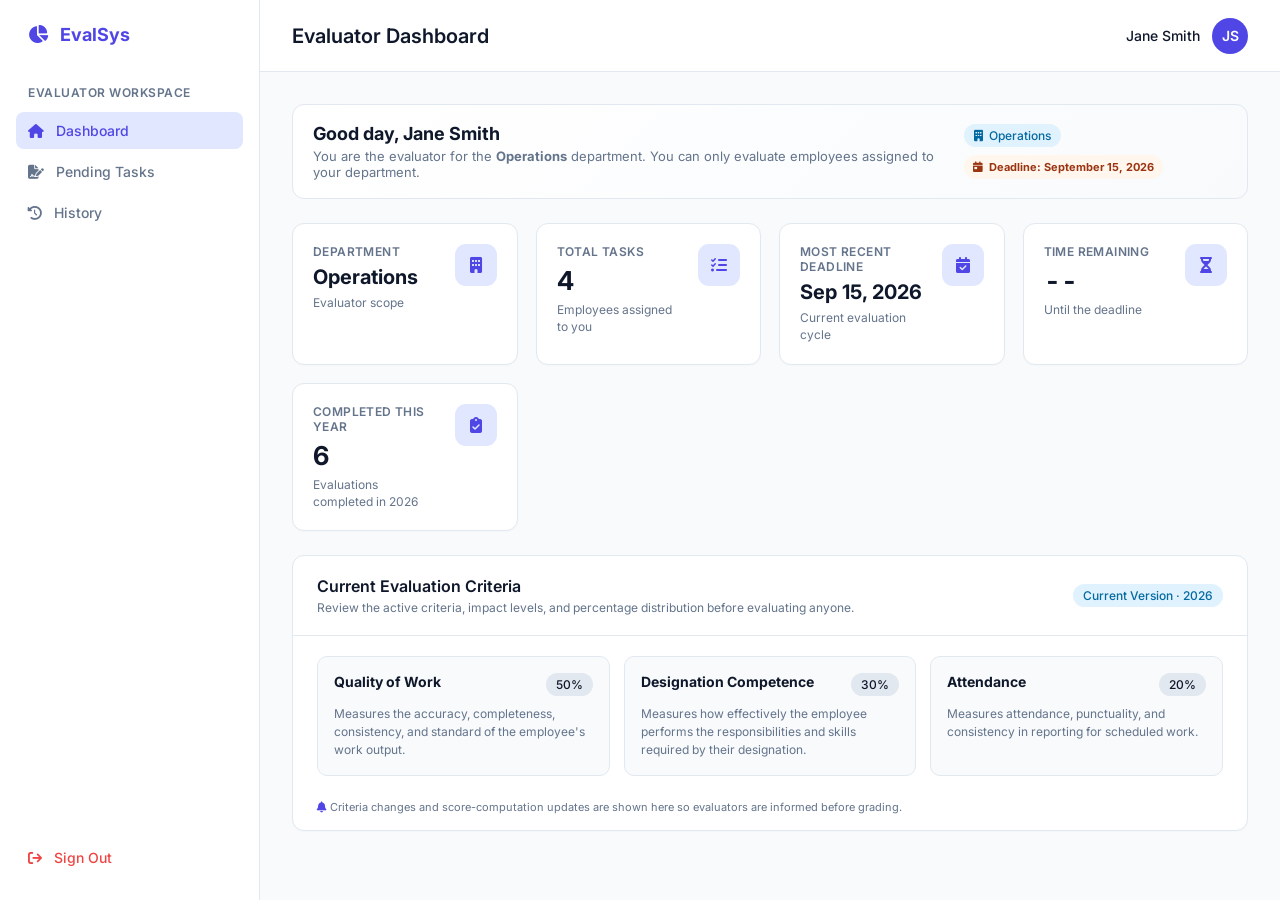
<file: evaluator.html>
<!DOCTYPE html>
<html lang="en">
<head>
    <meta charset="UTF-8">
    <meta name="viewport" content="width=device-width, initial-scale=1.0">
    <title>EvalSys - Evaluator</title>
    <link href="https://fonts.googleapis.com/css2?family=Inter:wght@300;400;500;600;700&display=swap" rel="stylesheet">
    <link rel="stylesheet" href="https://cdnjs.cloudflare.com/ajax/libs/font-awesome/6.4.0/css/all.min.css">
    <style>
        /* === MODERN CSS VARIABLES === */
        :root {
            --primary: #4f46e5;
            --primary-hover: #4338ca;
            --primary-light: #e0e7ff;
            --success: #10b981;
            --warning: #f59e0b;
            --background: #f8fafc;
            --surface: #ffffff;
            --text-main: #0f172a;
            --text-muted: #64748b;
            --border: #e2e8f0;
            --radius: 12px;
        }

        * {
            box-sizing: border-box;
            margin: 0;
            padding: 0;
            font-family: 'Inter', sans-serif;
        }

        body {
            background-color: var(--background);
            color: var(--text-main);
            height: 100vh;
            overflow: hidden;
        }

        /* =========================================
           LOGIN SCREEN STYLES
           ========================================= */
        #login-screen {
            display: flex;
            height: 100vh;
            width: 100vw;
            align-items: center;
            justify-content: center;
            background: linear-gradient(135deg, #f8fafc 0%, #e0e7ff 100%);
        }

        .login-card {
            background-color: var(--surface);
            padding: 40px;
            border-radius: 16px;
            box-shadow: 0 4px 6px -1px rgba(0, 0, 0, 0.1), 0 2px 4px -1px rgba(0, 0, 0, 0.06);
            width: 100%;
            max-width: 400px;
            text-align: center;
        }

        .login-brand {
            font-size: 28px;
            font-weight: 700;
            color: var(--primary);
            margin-bottom: 8px;
            display: flex;
            align-items: center;
            justify-content: center;
            gap: 12px;
        }

        .login-subtitle {
            color: var(--text-muted);
            font-size: 14px;
            margin-bottom: 32px;
        }

        .form-group {
            margin-bottom: 20px;
            text-align: left;
        }

        .form-group label {
            display: block;
            font-size: 13px;
            font-weight: 600;
            margin-bottom: 8px;
            color: var(--text-main);
        }

        .form-control {
            width: 100%;
            padding: 12px 16px;
            border: 1px solid var(--border);
            border-radius: 8px;
            font-size: 14px;
            outline: none;
            background-color: white;
            transition: border-color 0.2s;
        }

        .form-control:focus {
            border-color: var(--primary);
            box-shadow: 0 0 0 3px var(--primary-light);
        }
        
        select.form-control {
            cursor: pointer;
            appearance: auto;
        }

        .btn-block {
            width: 100%;
            background-color: var(--primary);
            color: white;
            border: none;
            padding: 12px;
            border-radius: 8px;
            font-size: 15px;
            font-weight: 600;
            cursor: pointer;
            transition: background-color 0.2s;
            margin-top: 10px;
        }

        .btn-block:hover { background-color: var(--primary-hover); }

        /* =========================================
           DASHBOARD LAYOUT STYLES
           ========================================= */
        #main-dashboard {
            display: none; /* Hidden until login */
            height: 100vh;
            width: 100vw;
        }

        .sidebar {
            width: 260px;
            background-color: var(--surface);
            border-right: 1px solid var(--border);
            display: flex;
            flex-direction: column;
            padding: 24px 16px;
        }

        .brand {
            display: flex;
            align-items: center;
            gap: 12px;
            font-size: 18px;
            font-weight: 700;
            color: var(--primary);
            margin-bottom: 40px;
            padding-left: 12px;
        }

        .nav-label {
            font-size: 12px;
            font-weight: 600;
            color: var(--text-muted);
            text-transform: uppercase;
            letter-spacing: 0.5px;
            margin-bottom: 12px;
            padding-left: 12px;
            margin-top: 24px;
        }
        .nav-label:first-of-type { margin-top: 0; }

        .nav-list {
            list-style: none;
            display: flex;
            flex-direction: column;
            gap: 4px;
        }

        .nav-item {
            display: flex;
            align-items: center;
            gap: 12px;
            padding: 10px 12px;
            border-radius: 8px;
            color: var(--text-muted);
            text-decoration: none;
            font-weight: 500;
            font-size: 14px;
            cursor: pointer;
            transition: all 0.2s ease;
        }

        .nav-item:hover {
            background-color: var(--background);
            color: var(--text-main);
        }

        .nav-item.active {
            background-color: var(--primary-light);
            color: var(--primary);
        }

        .main-content {
            flex: 1;
            display: flex;
            flex-direction: column;
            overflow-y: auto;
        }

        .top-header {
            height: 72px;
            background-color: var(--surface);
            border-bottom: 1px solid var(--border);
            display: flex;
            align-items: center;
            justify-content: space-between;
            padding: 0 32px;
        }

        .header-title {
            font-size: 20px;
            font-weight: 600;
        }

        .user-profile {
            display: flex;
            align-items: center;
            gap: 12px;
            font-weight: 500;
            font-size: 14px;
        }

        .avatar {
            width: 36px;
            height: 36px;
            background-color: var(--primary);
            color: white;
            border-radius: 50%;
            display: flex;
            align-items: center;
            justify-content: center;
            font-weight: 600;
        }

        .dashboard-container {
            padding: 32px;
            max-width: 1200px;
            margin: 0 auto;
            width: 100%;
        }

        /* Role-specific sections */
        .role-view, .role-nav { display: none; }
        .role-view.active, .role-nav.active { display: block; }
        
        /* Sub-Sections for functionality */
        .admin-section, .evaluator-section, .employee-section { display: none; }
        .admin-section.active, .evaluator-section.active, .employee-section.active { display: block; }

        /* =========================================
           COMPONENT STYLES (Cards, Tables, etc.)
           ========================================= */
        .stats-grid {
            display: grid;
            grid-template-columns: repeat(auto-fit, minmax(250px, 1fr));
            gap: 24px;
            margin-bottom: 32px;
        }

        .stat-card {
            background-color: var(--surface);
            border: 1px solid var(--border);
            border-radius: var(--radius);
            padding: 24px;
            display: flex;
            align-items: flex-start;
            justify-content: space-between;
            box-shadow: 0 1px 2px rgba(0,0,0,0.02);
        }

        .stat-info p {
            color: var(--text-muted);
            font-size: 13px;
            font-weight: 500;
            margin-bottom: 8px;
        }

        .stat-info h3 {
            font-size: 28px;
            font-weight: 700;
            color: var(--text-main);
        }

        .stat-icon {
            width: 48px;
            height: 48px;
            border-radius: 12px;
            background-color: var(--primary-light);
            color: var(--primary);
            display: flex;
            align-items: center;
            justify-content: center;
            font-size: 20px;
        }

        .table-section {
            background-color: var(--surface);
            border: 1px solid var(--border);
            border-radius: var(--radius);
            box-shadow: 0 1px 2px rgba(0,0,0,0.02);
            overflow: hidden;
            margin-bottom: 32px;
        }

        .table-header {
            padding: 20px 24px;
            border-bottom: 1px solid var(--border);
            display: flex;
            justify-content: space-between;
            align-items: center;
        }

        .table-header h2 { font-size: 16px; font-weight: 600; }

        .btn-primary {
            background-color: var(--primary);
            color: white;
            border: none;
            padding: 8px 16px;
            border-radius: 6px;
            font-size: 13px;
            font-weight: 500;
            cursor: pointer;
            display: flex;
            align-items: center;
            gap: 8px;
        }

        table { width: 100%; border-collapse: collapse; }
        
        th {
            background-color: #f8fafc;
            text-align: left;
            padding: 12px 24px;
            font-size: 12px;
            font-weight: 600;
            color: var(--text-muted);
            text-transform: uppercase;
            border-bottom: 1px solid var(--border);
        }

        td {
            padding: 16px 24px;
            font-size: 14px;
            border-bottom: 1px solid var(--border);
            color: var(--text-main);
        }

        tr:last-child td { border-bottom: none; }
        tr:hover td { background-color: #f8fafc; }

        .badge {
            background-color: #e2e8f0;
            color: var(--text-main);
            padding: 4px 10px;
            border-radius: 20px;
            font-size: 12px;
            font-weight: 500;
        }
        
        .badge-success { background-color: #d1fae5; color: #065f46; }
        .badge-warning { background-color: #fef3c7; color: #92400e; }
        .badge-info { background-color: #e0f2fe; color: #0369a1; }

        .action-icon {
            color: var(--text-muted);
            cursor: pointer;
            margin-right: 12px;
            transition: color 0.2s;
        }
        .action-icon:hover { color: var(--primary); }
        
        .score-display {
            font-size: 48px;
            font-weight: 700;
            color: var(--primary);
            margin: 10px 0;
        }

        /* =========================================
           MODAL (POPUP) STYLES
           ========================================= */
        .modal-overlay {
            position: fixed;
            top: 0; left: 0; right: 0; bottom: 0;
            background-color: rgba(15, 23, 42, 0.6);
            display: none;
            align-items: center;
            justify-content: center;
            z-index: 9999;
        }

        .modal-content {
            background-color: var(--surface);
            width: 100%;
            max-width: 500px;
            border-radius: var(--radius);
            padding: 32px;
            box-shadow: 0 20px 25px -5px rgba(0, 0, 0, 0.1), 0 10px 10px -5px rgba(0, 0, 0, 0.04);
        }

        .modal-header {
            display: flex;
            justify-content: space-between;
            align-items: center;
            margin-bottom: 24px;
            border-bottom: 1px solid var(--border);
            padding-bottom: 16px;
        }

        .modal-header h2 {
            font-size: 18px;
            font-weight: 600;
        }

        .close-btn {
            background: none;
            border: none;
            font-size: 20px;
            color: var(--text-muted);
            cursor: pointer;
        }

        .close-btn:hover { color: var(--text-main); }

        /* =========================================
           TABLE SCROLL WRAPPER (prevents tables from
           breaking the page layout on narrow screens)
           ========================================= */
        .table-scroll {
            overflow-x: auto;
            -webkit-overflow-scrolling: touch;
        }
        .table-scroll table { min-width: 640px; }

        /* =========================================
           MOBILE MENU TOGGLE + OVERLAY
           (hidden on desktop, shown via media query)
           ========================================= */
        .menu-toggle {
            display: none;
            background: none;
            border: none;
            font-size: 20px;
            color: var(--text-main);
            cursor: pointer;
            padding: 8px;
            margin-right: 12px;
        }

        .header-left {
            display: flex;
            align-items: center;
        }

        .sidebar-overlay {
            display: none;
            position: fixed;
            inset: 0;
            background-color: rgba(15, 23, 42, 0.5);
            z-index: 998;
        }

        /* =========================================
           RESPONSIVE LAYOUT (tablet & mobile)
           ========================================= */
        @media (max-width: 900px) {
            #main-dashboard { position: relative; }

            .sidebar {
                position: fixed;
                top: 0;
                left: 0;
                bottom: 0;
                z-index: 999;
                transform: translateX(-100%);
                transition: transform 0.25s ease;
                box-shadow: 4px 0 16px rgba(0,0,0,0.15);
            }

            #main-dashboard.sidebar-open .sidebar {
                transform: translateX(0);
            }

            #main-dashboard.sidebar-open .sidebar-overlay {
                display: block;
            }

            .menu-toggle { display: flex; align-items: center; justify-content: center; }

            .main-content { width: 100%; }

            .top-header { padding: 0 16px; }

            .dashboard-container { padding: 20px 16px; }

            .stats-grid { grid-template-columns: 1fr; gap: 16px; }

            .table-header { flex-wrap: wrap; gap: 12px; }

            .modal-content { max-width: 92vw; padding: 24px; }

            .assign-grid { grid-template-columns: 1fr; }
        }

        @media (max-width: 480px) {
            .user-profile span { display: none; }
            .header-title { font-size: 17px; }
            .login-card { padding: 28px 20px; }
        }

        /* =========================================
           ACCORDION (self-contained, Bootstrap-style
           interaction — expand/collapse on click)
           ========================================= */
        .accordion {
            border: 1px solid var(--border);
            border-radius: var(--radius);
            overflow: hidden;
            background-color: var(--surface);
            box-shadow: 0 1px 2px rgba(0,0,0,0.02);
        }

        .accordion-button {
            width: 100%;
            text-align: left;
            background: var(--surface);
            border: none;
            padding: 20px 24px;
            font-size: 15px;
            font-weight: 600;
            color: var(--text-main);
            display: flex;
            justify-content: space-between;
            align-items: center;
            cursor: pointer;
            transition: background-color 0.2s;
        }

        .accordion-button:hover { background-color: var(--background); }

        .accordion-button .accordion-icon {
            color: var(--text-muted);
            transition: transform 0.25s ease;
        }

        .accordion-button.active .accordion-icon {
            transform: rotate(180deg);
            color: var(--primary);
        }

        .accordion-collapse {
            max-height: 0;
            overflow: hidden;
            transition: max-height 0.3s ease;
        }

        .accordion-collapse.show { max-height: 500px; }

        .accordion-body {
            padding: 0 24px 20px;
            border-top: 1px solid var(--border);
        }

        /* =========================================
           FILTER PILL BUTTONS (Evaluation History)
           ========================================= */
        .filter-btn {
            padding: 6px 16px;
            border-radius: 20px;
            border: 1px solid var(--border);
            background-color: var(--surface);
            color: var(--text-muted);
            font-size: 13px;
            font-weight: 500;
            cursor: pointer;
            transition: all 0.2s ease;
        }

        .filter-btn:hover { background-color: var(--background); color: var(--text-main); }

        .filter-btn.active {
            background-color: var(--primary);
            border-color: var(--primary);
            color: #ffffff;
        }

        /* =========================================
           ASSIGN EVALUATIONS PANEL
           (Assign by Employee / Assign by Evaluator)
           ========================================= */
        .assign-grid {
            display: grid;
            grid-template-columns: 1fr 1fr;
            gap: 24px;
            padding: 24px;
        }

        .assign-column {
            border: 1px solid var(--border);
            border-radius: var(--radius);
            display: flex;
            flex-direction: column;
            overflow: hidden;
            background-color: var(--surface);
        }

        .assign-column-header {
            background-color: var(--background);
            padding: 14px 18px;
            font-size: 14px;
            font-weight: 600;
            border-bottom: 1px solid var(--border);
            display: flex;
            align-items: center;
            gap: 8px;
            color: var(--text-main);
        }

        /* Scrollable "rectangle" list of employees / evaluators */
        .assign-list-scroll {
            max-height: 220px;
            overflow-y: auto;
            border-bottom: 1px solid var(--border);
        }

        .assign-item {
            padding: 12px 18px;
            font-size: 14px;
            font-weight: 500;
            cursor: pointer;
            display: flex;
            justify-content: space-between;
            align-items: center;
            border-bottom: 1px solid var(--border);
            transition: background-color 0.15s;
        }
        .assign-item:last-child { border-bottom: none; }
        .assign-item:hover { background-color: var(--background); }
        .assign-item.active { background-color: var(--primary-light); color: var(--primary); }

        .assign-detail {
            padding: 16px 18px;
        }

        .assign-detail-title {
            font-size: 13px;
            color: var(--text-muted);
            margin-bottom: 10px;
        }

        .select-all-row {
            display: flex;
            align-items: center;
            gap: 8px;
            font-size: 13px;
            padding: 8px 0;
            border-bottom: 1px solid var(--border);
            margin-bottom: 8px;
            cursor: pointer;
        }

        .checkbox-list-scroll {
            max-height: 160px;
            overflow-y: auto;
            display: flex;
            flex-direction: column;
            gap: 4px;
        }

        .checkbox-row {
            display: flex;
            align-items: center;
            gap: 10px;
            font-size: 13px;
            padding: 6px 4px;
            border-radius: 6px;
            cursor: pointer;
        }
        .checkbox-row:hover { background-color: var(--background); }

        .assign-placeholder {
            font-size: 13px;
            color: var(--text-muted);
            font-style: italic;
            padding: 8px 0;
        }

        /* Per-column filters for the Assigned Tasks table */
        .filter-bar {
            display: flex;
            flex-wrap: wrap;
            gap: 16px;
            padding: 16px 24px;
            border-bottom: 1px solid var(--border);
            background-color: var(--background);
            align-items: flex-end;
        }

        .filter-group {
            display: flex;
            flex-direction: column;
            gap: 6px;
            min-width: 160px;
        }

        .filter-group label {
            font-size: 12px;
            font-weight: 600;
            color: var(--text-muted);
        }

        .filter-select {
            padding: 8px 12px;
            font-size: 13px;
        }

        /* Fixed-size scrollable assigned tasks table */
        .fixed-scroll-table {
            max-height: 320px;
            overflow-y: auto;
        }

        .fixed-scroll-table thead th {
            position: sticky;
            top: 0;
            z-index: 1;
        }

        /* Requested admin-management additions */
        .disabled-action {
            color: #cbd5e1;
            cursor: not-allowed;
            margin-right: 12px;
        }

        .archive-action {
            color: var(--text-muted);
            cursor: pointer;
            margin-right: 12px;
            transition: color 0.2s;
        }

        .archive-action:hover { color: var(--warning); }

        .archive-icon {
            position: relative;
            display: inline-flex;
            width: 20px;
            height: 20px;
            align-items: center;
            justify-content: center;
        }

        .archive-icon .archive-arrow {
            position: absolute;
            top: -4px;
            left: 7px;
            font-size: 9px;
        }

        .archive-img {
            width: 22px;
            height: 22px;
            object-fit: contain;
            vertical-align: middle;
        }


        .archive-action.unarchive { color: var(--success); }
        .archive-action.unarchive:hover { color: #059669; }

        .danger-modal-text {
            font-size: 13px;
            line-height: 1.6;
            color: var(--text-muted);
            margin-bottom: 18px;
        }

        .warning-box {
            background: #fff7ed;
            border: 1px solid #fed7aa;
            color: #9a3412;
            border-radius: 8px;
            padding: 12px 14px;
            font-size: 13px;
            line-height: 1.5;
            margin-bottom: 20px;
        }

        .modal-actions {
            display: flex;
            justify-content: flex-end;
            gap: 10px;
        }

        .btn-secondary {
            background: var(--surface);
            color: var(--text-main);
            border: 1px solid var(--border);
            padding: 10px 16px;
            border-radius: 8px;
            font-size: 13px;
            font-weight: 600;
            cursor: pointer;
        }

        .btn-secondary:hover { background: var(--background); }

        .assign-dept-filter {
            padding: 12px 18px;
            border-bottom: 1px solid var(--border);
            background: var(--surface);
        }

        .assign-dept-filter label {
            display: block;
            font-size: 12px;
            font-weight: 600;
            color: var(--text-muted);
            margin-bottom: 6px;
        }
        /* =========================================
           EVALUATOR EXPERIENCE — REBUILT
           Scoped to evaluator dashboard/components
           ========================================= */
        .evaluator-home-grid {
            display:grid;
            grid-template-columns:repeat(auto-fit,minmax(220px,1fr));
            gap:18px;
            margin-bottom:24px;
        }
        .evaluator-stat-card {
            background:var(--surface);
            border:1px solid var(--border);
            border-radius:var(--radius);
            padding:20px;
            min-height:132px;
            
            box-shadow:0 1px 2px rgba(0,0,0,0.02);
            display:flex;
            align-items:flex-start;
            justify-content:space-between;
            gap:14px;
        }
        .evaluator-stat-card .kicker { color:var(--text-muted); font-size:12px; font-weight:600; text-transform:uppercase; letter-spacing:.4px; margin-bottom:7px; }
        .evaluator-stat-card h3 { font-size:26px; line-height:1.15; margin-bottom:5px; }
        .evaluator-stat-card .support { color:var(--text-muted); font-size:12px; line-height:1.45; }
        .evaluator-stat-icon {
            width:42px; height:42px; border-radius:11px; background:var(--primary-light); color:var(--primary);
            display:flex; align-items:center; justify-content:center; flex:0 0 auto;
        }
        .evaluator-banner {
            display:flex; align-items:center; justify-content:space-between; gap:16px;
            padding:18px 20px; border:1px solid var(--border); border-radius:var(--radius);
            background:linear-gradient(135deg,#ffffff 0%,#f8fafc 100%); margin-bottom:24px;
        }
        .evaluator-banner-title { font-size:18px; font-weight:700; margin-bottom:4px; }
        .evaluator-banner-sub { font-size:13px; color:var(--text-muted); }
        .evaluator-chip-row { display:flex; flex-wrap:wrap; gap:8px; }
        .criteria-highlight { margin-bottom:24px; }
        .criteria-cards { display:grid; grid-template-columns:repeat(3,minmax(0,1fr)); gap:14px; padding:20px 24px 24px; }
        .criteria-card { border:1px solid var(--border); border-radius:10px; padding:16px; background:var(--background); }
        .criteria-card .criteria-top { display:flex; justify-content:space-between; align-items:flex-start; gap:10px; margin-bottom:9px; }
        .criteria-card h4 { font-size:14px; }
        .criteria-card p { color:var(--text-muted); font-size:12px; line-height:1.5; }
        .criteria-version { font-size:11px; color:var(--text-muted); padding:0 24px 16px; }
        .evaluator-section-intro { margin-bottom:18px; color:var(--text-muted); font-size:13px; line-height:1.55; }
        .history-toolbar { display:flex; flex-wrap:wrap; gap:10px; align-items:center; padding:16px 24px; border-bottom:1px solid var(--border); background:var(--background); }
        .history-filter-wrap { display:flex; gap:8px; flex-wrap:wrap; }
        .history-select-wrap { display:flex; gap:8px; flex-wrap:wrap; margin-left:auto; }
        .history-select-wrap .form-control { min-width:150px; width:auto; }
        .evaluator-empty { padding:34px 24px; text-align:center; color:var(--text-muted); }
        .deadline-badge { display:inline-flex; align-items:center; gap:6px; padding:5px 9px; border-radius:999px; background:#fff7ed; color:#9a3412; font-size:11px; font-weight:700; }
        .countdown-value { font-variant-numeric:tabular-nums; }
        .modal-content.evaluator-modal { max-width:1080px; width:calc(100vw - 56px); max-height:90vh; overflow:auto; padding:0; }
        .evaluator-modal .modal-header { padding:22px 28px 16px; margin-bottom:0; position:sticky; top:0; background:var(--surface); z-index:2; }
        .eval-modal-body { padding:24px 28px 28px; }
        .eval-subject-card { display:flex; align-items:center; justify-content:space-between; gap:18px; padding:18px; border:1px solid var(--border); border-radius:12px; background:var(--background); margin-bottom:20px; }
        .eval-subject-main { display:flex; align-items:center; gap:12px; }
        .eval-subject-avatar { width:50px; height:50px; border-radius:14px; background:var(--primary-light); color:var(--primary); display:flex; align-items:center; justify-content:center; font-weight:800; font-size:17px; }
        .eval-subject-main h3 { font-size:18px; margin-bottom:4px; }
        .eval-subject-main p { font-size:12px; color:var(--text-muted); }
        .criteria-eval-grid { display:grid; grid-template-columns:1fr; gap:16px; }
        .criteria-eval-card { border:1px solid var(--border); border-radius:12px; padding:18px; }
        .criteria-eval-header { display:flex; justify-content:space-between; gap:16px; align-items:flex-start; margin-bottom:10px; }
        .criteria-eval-header h4 { font-size:15px; margin-bottom:4px; }
        .criteria-eval-header p { font-size:12px; color:var(--text-muted); line-height:1.5; max-width:760px; }
        .rating-options { display:grid; grid-template-columns:repeat(5,minmax(0,1fr)); gap:8px; margin-top:14px; }
        .rating-option { position:relative; }
        .rating-option input { position:absolute; opacity:0; pointer-events:none; }
        .rating-option label { display:flex; flex-direction:column; align-items:center; justify-content:center; min-height:68px; padding:9px 7px; border:1px solid var(--border); border-radius:9px; background:var(--surface); cursor:pointer; text-align:center; transition:all .15s ease; }
        .rating-option label strong { font-size:16px; color:var(--text-main); }
        .rating-option label span { font-size:10px; color:var(--text-muted); margin-top:4px; line-height:1.2; }
        .rating-option input:checked + label { border-color:var(--primary); background:var(--primary-light); box-shadow:0 0 0 2px rgba(79,70,229,.10); }
        .rating-option input:focus-visible + label { outline:2px solid var(--primary); outline-offset:2px; }
        .score-preview { display:grid; grid-template-columns:1fr 260px; gap:16px; margin-top:20px; }
        .score-breakdown { border:1px solid var(--border); border-radius:12px; overflow:hidden; }
        .score-breakdown table th, .score-breakdown table td { padding:11px 14px; }
        .total-score-card { border:1px solid var(--primary-light); border-radius:12px; background:linear-gradient(135deg,#eef2ff 0%,#ffffff 100%); padding:20px; display:flex; flex-direction:column; justify-content:center; }
        .total-score-card p { color:var(--text-muted); font-size:12px; font-weight:600; text-transform:uppercase; letter-spacing:.4px; }
        .total-score-card strong { font-size:38px; line-height:1; color:var(--primary); margin:9px 0 6px; }
        .total-score-card span { font-size:12px; color:var(--text-muted); }
        .eval-modal-footer { display:flex; justify-content:flex-end; gap:10px; padding-top:20px; margin-top:20px; border-top:1px solid var(--border); }
        .score-legend { margin-top:10px; font-size:11px; color:var(--text-muted); }
        .history-score { font-weight:700; color:var(--primary); }

        @media (max-width: 1100px) {
            .evaluator-home-grid { grid-template-columns:repeat(auto-fit,minmax(220px,1fr)); }
            .criteria-cards { grid-template-columns:1fr; }
            .score-preview { grid-template-columns:1fr; }
        }
        @media (max-width: 720px) {
            .evaluator-home-grid { grid-template-columns:1fr; }
            .evaluator-banner { align-items:flex-start; flex-direction:column; }
            .employee-select-item { grid-template-columns:auto 1fr; }
            .employee-select-item > .badge, .employee-select-item > button { grid-column:2; justify-self:start; }
            .history-select-wrap { margin-left:0; width:100%; }
            .history-select-wrap .form-control { flex:1; min-width:0; }
            .modal-content.evaluator-modal { width:calc(100vw - 20px); max-height:94vh; }
            .eval-modal-body { padding:18px; }
            .evaluator-modal .modal-header { padding:18px; }
            .rating-options { grid-template-columns:1fr 1fr; }
            .eval-subject-card { flex-direction:column; align-items:flex-start; }
        }
    </style>
</head>
<body>

    <!-- ==============================================
         MAIN DASHBOARD LAYOUT (Evaluator)
         ============================================== -->
    <div id="main-dashboard" style="display:flex;">
        <!-- Sidebar -->
        <aside class="sidebar">
            <div class="brand">
                <i class="fa-solid fa-chart-pie"></i> EvalSys
            </div>

            <div id="nav-evaluator" class="role-nav active">
                    <div class="nav-label">Evaluator Workspace</div>
                    <ul class="nav-list">
                        <li class="nav-item active" onclick="switchEvaluatorView('evaluator-dashboard', this)">
                            <i class="fa-solid fa-house"></i> Dashboard
                        </li>
                        <li class="nav-item" onclick="switchEvaluatorView('evaluator-pending', this)">
                            <i class="fa-solid fa-file-signature"></i> Pending Tasks
                        </li>
                        <li class="nav-item" onclick="switchEvaluatorView('evaluator-history', this)">
                            <i class="fa-solid fa-clock-rotate-left"></i> History
                        </li>
                    </ul>
            </div>

            <ul class="nav-list" style="margin-top: auto;">
                <li class="nav-item" onclick="window.location.href='login.html'" style="color: #ef4444;">
                    <i class="fa-solid fa-arrow-right-from-bracket"></i> Sign Out
                </li>
            </ul>
        </aside>

        <div class="sidebar-overlay" onclick="closeMobileMenu()"></div>

        <!-- Main Content -->
        <main class="main-content">
            <header class="top-header">
                <div class="header-left">
                    <button class="menu-toggle" onclick="toggleMobileMenu()" aria-label="Toggle menu"><i class="fa-solid fa-bars"></i></button>
                    <div class="header-title" id="dashboard-title">Evaluator Dashboard</div>
                </div>
                <div class="user-profile">
                    <span id="user-name-display">Jane Smith</span>
                    <div class="avatar">JS</div>
                </div>
            </header>

            <div class="dashboard-container">
                <div id="view-evaluator" class="role-view active">

                    <!-- Evaluator Dashboard -->
                    <div id="evaluator-dashboard" class="evaluator-section active">
                        <div class="evaluator-banner">
                            <div>
                                <div class="evaluator-banner-title">Good day, Jane Smith</div>
                                <div class="evaluator-banner-sub">You are the evaluator for the <strong>Operations</strong> department. You can only evaluate employees assigned to your department.</div>
                            </div>
                            <div class="evaluator-chip-row">
                                <span class="badge badge-info"><i class="fa-solid fa-building"></i>&nbsp; Operations</span>
                                <span class="deadline-badge"><i class="fa-solid fa-calendar-day"></i> Deadline: September 15, 2026</span>
                            </div>
                        </div>

                        <div class="evaluator-home-grid">
                            <div class="evaluator-stat-card">
                                <div><div class="kicker">Department</div><h3 style="font-size:20px;">Operations</h3><div class="support">Evaluator scope</div></div>
                                <div class="evaluator-stat-icon"><i class="fa-solid fa-building"></i></div>
                            </div>
                            <div class="evaluator-stat-card">
                                <div><div class="kicker">Total Tasks</div><h3 id="eval-total-tasks">4</h3><div class="support">Employees assigned to you</div></div>
                                <div class="evaluator-stat-icon"><i class="fa-solid fa-list-check"></i></div>
                            </div>
                            <div class="evaluator-stat-card">
                                <div><div class="kicker">Most Recent Deadline</div><h3 style="font-size:20px;">Sep 15, 2026</h3><div class="support">Current evaluation cycle</div></div>
                                <div class="evaluator-stat-icon"><i class="fa-solid fa-calendar-check"></i></div>
                            </div>
                            <div class="evaluator-stat-card">
                                <div><div class="kicker">Time Remaining</div><h3 class="countdown-value" id="evaluator-countdown">--</h3><div class="support">Until the deadline</div></div>
                                <div class="evaluator-stat-icon"><i class="fa-solid fa-hourglass-half"></i></div>
                            </div>
                            <div class="evaluator-stat-card">
                                <div><div class="kicker">Completed This Year</div><h3 id="eval-completed-year">6</h3><div class="support">Evaluations completed in 2026</div></div>
                                <div class="evaluator-stat-icon"><i class="fa-solid fa-clipboard-check"></i></div>
                            </div>
                        </div>

                        <div class="table-section criteria-highlight">
                            <div class="table-header">
                                <div>
                                    <h2>Current Evaluation Criteria</h2>
                                    <p style="font-size:12px; color:var(--text-muted); margin-top:4px;">Review the active criteria, impact levels, and percentage distribution before evaluating anyone.</p>
                                </div>
                                <span class="badge badge-info">Current Version · 2026</span>
                            </div>
                            <div class="criteria-cards">
                                <div class="criteria-card">
                                    <div class="criteria-top"><h4>Quality of Work</h4><span class="badge">50%</span></div>
                                    <p>Measures the accuracy, completeness, consistency, and standard of the employee's work output.</p>
                                </div>
                                <div class="criteria-card">
                                    <div class="criteria-top"><h4>Designation Competence</h4><span class="badge">30%</span></div>
                                    <p>Measures how effectively the employee performs the responsibilities and skills required by their designation.</p>
                                </div>
                                <div class="criteria-card">
                                    <div class="criteria-top"><h4>Attendance</h4><span class="badge">20%</span></div>
                                    <p>Measures attendance, punctuality, and consistency in reporting for scheduled work.</p>
                                </div>
                            </div>
                            <div class="criteria-version"><i class="fa-solid fa-bell" style="color:var(--primary);"></i> Criteria changes and score-computation updates are shown here so evaluators are informed before grading.</div>
                        </div>
                    </div>

                    <!-- Pending Tasks: only not-yet-evaluated employees -->
                    <div id="evaluator-pending" class="evaluator-section">
                        <div class="table-section">
                            <div class="table-header">
                                <div>
                                    <h2>Pending Evaluations</h2>
                                    <p style="font-size:12px; color:var(--text-muted); margin-top:4px;">Only evaluations that are still incomplete are displayed. Select <strong>Evaluate Now</strong> to begin grading.</p>
                                </div>
                                <span class="badge badge-warning" id="pending-count-badge">2 Pending</span>
                            </div>
                            <div class="table-scroll"><table>
                                <thead>
                                    <tr>
                                        <th>Eval ID</th>
                                        <th>Employee</th>
                                        <th>Department</th>
                                        <th>Evaluation Period</th>
                                        <th>Deadline</th>
                                        <th>Action</th>
                                    </tr>
                                </thead>
                                <tbody id="evaluator-pending-body"></tbody>
                            </table></div>
                            <div id="evaluator-pending-empty" class="evaluator-empty" style="display:none;">All assigned employees have been evaluated for the current cycle.</div>
                        </div>
                    </div>

                    <!-- History -->
                    <div id="evaluator-history" class="evaluator-section">
                        <div class="table-section">
                            <div class="table-header">
                                <div>
                                    <h2>Evaluation History</h2>
                                    <p style="font-size:12px; color:var(--text-muted); margin-top:4px;">Every employee you have graded is listed here.</p>
                                </div>
                                <span class="badge badge-success" id="history-result-count">6 Records</span>
                            </div>
                            <div class="history-toolbar">
                                <div class="history-filter-wrap">
                                    <button class="filter-btn active" data-history-type="monthly" onclick="setEvaluatorHistoryType('monthly', this)">Monthly</button>
                                    <button class="filter-btn" data-history-type="quarterly" onclick="setEvaluatorHistoryType('quarterly', this)">Quarterly</button>
                                    <button class="filter-btn" data-history-type="annual" onclick="setEvaluatorHistoryType('annual', this)">Annual</button>
                                </div>
                                <div class="history-select-wrap">
                                    <select id="evaluator-history-period" class="form-control filter-select" onchange="renderEvaluatorHistory()" aria-label="History period"></select>
                                    <select id="evaluator-history-year" class="form-control filter-select" onchange="renderEvaluatorHistory()" aria-label="History year">
                                        <option value="2026">2026</option>
                                        <option value="2025">2025</option>
                                    </select>
                                </div>
                            </div>
                            <div class="table-scroll">
                                <table>
                                    <thead>
                                        <tr>
                                            <th>Employee</th>
                                            <th>Evaluation Period</th>
                                            <th>Type</th>
                                            <th>Total Score</th>
                                            <th>Completed On</th>
                                            <th>Status</th>
                                            <th>Details</th>
                                        </tr>
                                    </thead>
                                    <tbody id="evaluator-history-body"></tbody>
                                </table>
                            </div>
                            <div id="evaluator-history-empty" class="evaluator-empty" style="display:none;">No evaluation records match the selected period.</div>
                        </div>
                    </div>
                </div>

            </div>
        </main>
    </div>

    <!-- ==============================================
         3B. EVALUATION HISTORY — VIEW DETAILS MODAL
         ============================================== -->
    <div id="history-detail-modal" class="modal-overlay">
        <div class="modal-content evaluator-modal" style="max-width:640px;">
            <div class="modal-header">
                <div>
                    <h2>Evaluation Details</h2>
                    <p style="font-size:12px;color:var(--text-muted);margin-top:4px;">Full breakdown of a completed evaluation.</p>
                </div>
                <button class="close-btn" onclick="closeHistoryDetailModal()"><i class="fa-solid fa-xmark"></i></button>
            </div>

            <div class="eval-modal-body">
                <div class="eval-subject-card">
                    <div class="eval-subject-main">
                        <div class="eval-subject-avatar" id="history-detail-avatar">--</div>
                        <div>
                            <h3 id="history-detail-name">Employee Name</h3>
                            <p><span id="history-detail-type-label">Monthly</span> · Period: <strong id="history-detail-period">--</strong></p>
                        </div>
                    </div>
                    <div class="evaluator-chip-row">
                        <span class="badge badge-success">Completed</span>
                        <span class="badge" id="history-detail-completed">Completed on --</span>
                    </div>
                </div>

                <div class="score-preview">
                    <div class="score-breakdown">
                        <table>
                            <thead><tr><th>Criteria</th><th>Distribution</th><th>Rating</th><th>Weighted Score</th></tr></thead>
                            <tbody id="history-detail-breakdown-body"></tbody>
                        </table>
                        <div class="score-legend"><i class="fa-solid fa-circle-info"></i> Weighted score = (rating ÷ 5) × criterion weight. Ratings shown are estimated from the final score.</div>
                    </div>
                    <div class="total-score-card">
                        <p>Total Score</p>
                        <strong id="history-detail-total">0.00</strong>
                        <p style="font-size:12px;color:var(--text-muted);margin-top:4px;">out of 100</p>
                    </div>
                </div>
            </div>
        </div>
    </div>

    <!-- ==============================================
         3A. EVALUATION POPUP MODAL (For Managers)
         ============================================== -->
    <div id="eval-modal" class="modal-overlay">
        <div class="modal-content evaluator-modal">
            <div class="modal-header">
                <div>
                    <h2>Evaluate <span id="eval-modal-employee-name">Employee</span></h2>
                    <p style="font-size:12px;color:var(--text-muted);margin-top:4px;">Current criteria and score computation are shown before submission.</p>
                </div>
                <button class="close-btn" onclick="closeEvaluationModal()"><i class="fa-solid fa-xmark"></i></button>
            </div>

            <div class="eval-modal-body">
                <div class="eval-subject-card">
                    <div class="eval-subject-main">
                        <div class="eval-subject-avatar" id="eval-modal-avatar">ET</div>
                        <div>
                            <h3 id="eval-subject-fullname">Employee Name</h3>
                            <p><span id="eval-subject-dept">Operations</span> · <span id="eval-subject-designation">Employee</span> · Evaluation Period: <strong id="eval-subject-period">August 2026</strong></p>
                        </div>
                    </div>
                    <div class="evaluator-chip-row">
                        <span class="badge badge-info">Evaluator: Jane Smith</span>
                        <span class="badge">3 Criteria · 100%</span>
                    </div>
                </div>

                <form id="evaluationForm" onsubmit="return false;">
                    <div class="criteria-eval-grid">
                        <div class="criteria-eval-card">
                            <div class="criteria-eval-header">
                                <div>
                                    <h4>Quality of Work</h4>
                                    <p>Accuracy, completeness, consistency, and overall standard of work output.</p>
                                </div>
                                <span class="badge">50%</span>
                            </div>
                            <div class="rating-options">
                                <div class="rating-option"><input type="radio" id="qow-5" name="qow" value="5"><label for="qow-5"><strong>1</strong><span>Exceptional</span></label></div>
                                <div class="rating-option"><input type="radio" id="qow-4" name="qow" value="4"><label for="qow-4"><strong>2</strong><span>Exceeds</span></label></div>
                                <div class="rating-option"><input type="radio" id="qow-3" name="qow" value="3"><label for="qow-3"><strong>3</strong><span>Meets</span></label></div>
                                <div class="rating-option"><input type="radio" id="qow-2" name="qow" value="2"><label for="qow-2"><strong>4</strong><span>Needs Improvement</span></label></div>
                                <div class="rating-option"><input type="radio" id="qow-1" name="qow" value="1"><label for="qow-1"><strong>5</strong><span>Unsatisfactory</span></label></div>
                            </div>
                        </div>

                        <div class="criteria-eval-card">
                            <div class="criteria-eval-header">
                                <div>
                                    <h4>Designation Competence</h4>
                                    <p>Effectiveness in performing responsibilities and skills required by the employee's designation.</p>
                                </div>
                                <span class="badge">30%</span>
                            </div>
                            <div class="rating-options">
                                <div class="rating-option"><input type="radio" id="dc-5" name="dc" value="5"><label for="dc-5"><strong>1</strong><span>Exceptional</span></label></div>
                                <div class="rating-option"><input type="radio" id="dc-4" name="dc" value="4"><label for="dc-4"><strong>2</strong><span>Exceeds</span></label></div>
                                <div class="rating-option"><input type="radio" id="dc-3" name="dc" value="3"><label for="dc-3"><strong>3</strong><span>Meets</span></label></div>
                                <div class="rating-option"><input type="radio" id="dc-2" name="dc" value="2"><label for="dc-2"><strong>4</strong><span>Needs Improvement</span></label></div>
                                <div class="rating-option"><input type="radio" id="dc-1" name="dc" value="1"><label for="dc-1"><strong>5</strong><span>Unsatisfactory</span></label></div>
                            </div>
                        </div>

                        <div class="criteria-eval-card">
                            <div class="criteria-eval-header">
                                <div>
                                    <h4>Attendance</h4>
                                    <p>Attendance, punctuality, and consistency in reporting for scheduled work.</p>
                                </div>
                                <span class="badge">20%</span>
                            </div>
                            <div class="rating-options">
                                <div class="rating-option"><input type="radio" id="att-5" name="att" value="5"><label for="att-5"><strong>1</strong><span>Exceptional</span></label></div>
                                <div class="rating-option"><input type="radio" id="att-4" name="att" value="4"><label for="att-4"><strong>2</strong><span>Exceeds</span></label></div>
                                <div class="rating-option"><input type="radio" id="att-3" name="att" value="3"><label for="att-3"><strong>3</strong><span>Meets</span></label></div>
                                <div class="rating-option"><input type="radio" id="att-2" name="att" value="2"><label for="att-2"><strong>4</strong><span>Needs Improvement</span></label></div>
                                <div class="rating-option"><input type="radio" id="att-1" name="att" value="1"><label for="att-1"><strong>5</strong><span>Unsatisfactory</span></label></div>
                            </div>
                        </div>
                    </div>

                    <div class="score-preview">
                        <div class="score-breakdown">
                            <table>
                                <thead><tr><th>Criteria</th><th>Distribution</th><th>Rating</th><th>Weighted Score</th></tr></thead>
                                <tbody id="eval-score-breakdown-body">
                                    <tr><td>Quality of Work</td><td>50%</td><td>—</td><td>—</td></tr>
                                    <tr><td>Designation Competence</td><td>30%</td><td>—</td><td>—</td></tr>
                                    <tr><td>Attendance</td><td>20%</td><td>—</td><td>—</td></tr>
                                </tbody>
                            </table>
                            <div class="score-legend"><i class="fa-solid fa-circle-info"></i> Weighted score = (rating ÷ 5) × criterion weight. Maximum total is 100.</div>
                        </div>
                        <div class="total-score-card">
                            <p>Total Score</p>
                            <strong id="eval-total-score">0.00</strong>
                            <span id="eval-rating-summary">Complete all three ratings to calculate the final score.</span>
                        </div>
                    </div>

                    <div class="eval-modal-footer">
                        <button type="button" class="btn-secondary" onclick="closeEvaluationModal()">Cancel</button>
                        <button type="button" class="btn-primary" onclick="submitEvaluation()"><i class="fa-solid fa-check"></i> Review & Submit Evaluation</button>
                    </div>
                </form>
            </div>
        </div>
    </div>


    <script>
        // --- Shared page-load helper: show the signed-in username if available ---
        window.addEventListener('DOMContentLoaded', () => {
            const savedName = sessionStorage.getItem('evalsys_username');
            if (savedName) {
                const nameEl = document.getElementById('user-name-display');
                const avatarEl = document.querySelector('.avatar');
                if (nameEl) nameEl.innerText = savedName;
                if (avatarEl) avatarEl.innerText = savedName.slice(0, 2).toUpperCase();
            }
        });

        // --- 3. Evaluator Sidebar Navigation ---
        function switchEvaluatorView(sectionId, clickedElement) {
            document.querySelectorAll('.evaluator-section').forEach(el => el.classList.remove('active'));
            document.getElementById(sectionId).classList.add('active');
            
            document.querySelectorAll('#nav-evaluator .nav-item').forEach(el => el.classList.remove('active'));
            if(clickedElement) {
                clickedElement.classList.add('active');
            }
            closeMobileMenu();
        }


        // --- 5. Evaluator workspace + scoring ---
        let evaluatorId = Number(sessionStorage.getItem('evalsys_user_id') || 0);
        let evaluatorDepartment = '';
        let evaluatorCriteria = [];
        let evaluatorEmployees = [];
        let evaluatorHistory = [];

        let activeEvaluatorHistoryType = 'monthly';
        let activeEvaluationEmployee = null;
        let countdownTimer = null;

        function escapeHtml(value) {
            return String(value ?? '').replace(/[&<>'"]/g, ch => ({'&':'&amp;','<':'&lt;','>':'&gt;',"'":'&#39;','"':'&quot;'}[ch]));
        }

        function criteriaKey(criteriaId) { return `criteria_${criteriaId}`; }

        function renderCriteriaUi() {
            const cards = document.querySelector('.criteria-cards');
            const evalGrid = document.querySelector('.criteria-eval-grid');
            const chip = document.querySelector('.eval-subject-card .evaluator-chip-row .badge:not(.badge-info)');
            if (cards) cards.innerHTML = evaluatorCriteria.map(c => `
                <div class="criteria-card"><div class="criteria-top"><h4>${escapeHtml(c.name)}</h4><span class="badge">${(c.weight * 100).toFixed(2)}%</span></div><p>${escapeHtml(c.description || '')}</p></div>
            `).join('');
            if (evalGrid) evalGrid.innerHTML = evaluatorCriteria.map(c => `
                <div class="criteria-eval-card"><div class="criteria-eval-header"><div><h4>${escapeHtml(c.name)}</h4><p>${escapeHtml(c.description || '')}</p></div><span class="badge">${(c.weight * 100).toFixed(2)}%</span></div>
                    <div class="rating-options">${[5,4,3,2,1].map(r => `<div class="rating-option"><input type="radio" id="${criteriaKey(c.id)}-${r}" name="${criteriaKey(c.id)}" value="${r}"><label for="${criteriaKey(c.id)}-${r}"><strong>${r}</strong><span>${ratingLabel(r)}</span></label></div>`).join('')}</div>
                </div>
            `).join('');
            if (chip) chip.innerText = `${evaluatorCriteria.length} Criteria · 100%`;
        }

        async function loadEvaluatorData() {
            const username = sessionStorage.getItem('evalsys_username') || '';
            const params = new URLSearchParams();
            if (evaluatorId) params.set('evaluator_id', evaluatorId);
            else params.set('username', username);
            const response = await fetch(`get_evaluator_data.php?${params.toString()}`);
            const result = await response.json();
            if (result.status !== 'success') throw new Error(result.message || 'Unable to load evaluator data.');
            evaluatorId = Number(result.evaluator.employee_id);
            evaluatorDepartment = result.evaluator.department;
            sessionStorage.setItem('evalsys_user_id', String(evaluatorId));
            document.getElementById('user-name-display').innerText = result.evaluator.full_name;
            document.querySelector('.evaluator-banner-title').innerText = `Good day, ${result.evaluator.full_name}`;
            document.querySelector('.evaluator-banner-sub strong').innerText = evaluatorDepartment;
            document.querySelector('.evaluator-chip-row .badge-info').innerHTML = `<i class="fa-solid fa-building"></i>&nbsp; ${escapeHtml(evaluatorDepartment)}`;
            evaluatorCriteria = (result.criteria || []).map(c => ({ id:Number(c.criteria_id), key:criteriaKey(c.criteria_id), name:c.criteria_name, impact:Number(c.impact), weight:Number(c.weight), description:c.description || '' }));
            evaluatorEmployees = (result.tasks || []).map(task => ({ id:Number(task.employee_id), evaluationId:Number(task.evaluation_id), name:task.employee_name, designation:task.designation || 'Employee', dept:task.department, period:task.evaluation_period, taskId:`#${task.evaluation_id}`, status:String(task.status).toLowerCase(), score:task.score == null ? null : Number(task.score), completed:task.completed_at }));
            evaluatorHistory = evaluatorEmployees.filter(e => e.status === 'completed').map(e => ({ name:e.name, type:'monthly', period:e.period, year:e.period.slice(-4), score:e.score, completed:e.completed ? new Date(e.completed).toLocaleDateString('en-US', {month:'long',day:'numeric',year:'numeric'}) : '—', evaluationId:e.evaluationId }));
            document.getElementById('eval-total-tasks').innerText = evaluatorEmployees.length;
            document.getElementById('eval-completed-year').innerText = evaluatorHistory.filter(e => e.year === String(new Date().getFullYear())).length;
            const latestTask = evaluatorEmployees[0];
            if (latestTask) {
                const deadline = finalWeekDeadline(latestTask.period);
                document.querySelector('.evaluator-home-grid .evaluator-stat-card:nth-child(3) h3').innerText = deadline ? deadline.toLocaleDateString('en-US', {month:'short', day:'numeric', year:'numeric'}) : latestTask.period;
            }
            document.querySelector('.eval-subject-card .badge-info').innerText = `Evaluator: ${result.evaluator.full_name}`;
            renderCriteriaUi();
            applyEvaluatorCriteriaToUi();
        }

        function initials(name) {
            return name.split(' ').map(part => part[0]).slice(0,2).join('').toUpperCase();
        }

        function parseEvaluationPeriod(period) {
            const match = String(period).match(/^([A-Za-z]+)\s+(\d{4})$/);
            if (!match) return null;
            const monthIndex = {
                january:0, february:1, march:2, april:3, may:4, june:5,
                july:6, august:7, september:8, october:9, november:10, december:11
            }[match[1].toLowerCase()];
            const year = Number(match[2]);
            if (monthIndex === undefined || !year) return null;
            return { monthIndex, year };
        }

        function isFinalWeekOfPeriod(period, now = new Date()) {
            const parsed = parseEvaluationPeriod(period);
            if (!parsed) return false;
            if (now.getFullYear() !== parsed.year || now.getMonth() !== parsed.monthIndex) return false;
            const lastDay = new Date(parsed.year, parsed.monthIndex + 1, 0).getDate();
            return now.getDate() >= lastDay - 6;
        }

        function finalWeekDeadline(period) {
            const parsed = parseEvaluationPeriod(period);
            if (!parsed) return null;
            return new Date(parsed.year, parsed.monthIndex + 1, 0, 23, 59, 59);
        }

        function currentMonthPeriod() {
            const now = new Date();
            return now.toLocaleString('en-US', {month:'long'}) + ' ' + now.getFullYear();
        }

        function applyEvaluatorCriteriaToUi() {
            const total = evaluatorCriteria.reduce((sum, c) => sum + c.impact, 0);
            document.querySelectorAll('.criteria-card').forEach((card, index) => {
                const c = evaluatorCriteria[index];
                if (!c) return;
                const badge = card.querySelector('.criteria-top .badge');
                if (badge) badge.innerText = `${c.impact} Impact · ${(c.impact / total * 100).toFixed(2)}%`;
            });
            const chip = document.querySelector('.evaluator-chip-row .badge:not(.badge-info)');
            if (chip) chip.innerText = `${evaluatorCriteria.length} Criteria · 100%`;
            document.querySelectorAll('.criteria-eval-card').forEach((card, index) => {
                const c = evaluatorCriteria[index];
                if (!c) return;
                const title = card.querySelector('.criteria-eval-header h4');
                const desc = card.querySelector('.criteria-eval-header p');
                const badge = card.querySelector('.criteria-eval-header .badge');
                if (title) title.innerText = c.name;
                if (desc) desc.innerText = c.description;
                if (badge) badge.innerText = `${c.impact} Impact · ${(c.weight * 100).toFixed(2)}%`;
            });
        }

        function renderEvaluatorPending() {
            const body = document.getElementById('evaluator-pending-body');
            const empty = document.getElementById('evaluator-pending-empty');
            if (!body) return;
            const pending = evaluatorEmployees.filter(emp => emp.dept === evaluatorDepartment && emp.status === 'pending');
            body.innerHTML = pending.map(emp => `
                <tr>
                    <td><strong>${emp.taskId}</strong></td>
                    <td><strong>${emp.name}</strong></td>
                    <td>${emp.dept}</td>
                    <td>${emp.period}</td>
                    <td><span class="deadline-badge"><i class="fa-regular fa-clock"></i> ${isFinalWeekOfPeriod(emp.period) ? 'Open now' : 'Final 7 days only'}</span></td>
                    <td><button class="btn-primary" style="padding:7px 12px;" ${isFinalWeekOfPeriod(emp.period) ? '' : 'disabled title="Evaluations open only during the final 7 days of the selected month."'} onclick="openEvaluationModal(${emp.id})">${isFinalWeekOfPeriod(emp.period) ? 'Evaluate Now' : 'Locked'}</button></td>
                </tr>
            `).join('');
            document.getElementById('pending-count-badge').innerText = `${pending.length} Pending`;
            empty.style.display = pending.length ? 'none' : 'block';
        }

        function populateEvaluatorHistoryPeriods() {
            const select = document.getElementById('evaluator-history-period');
            if (!select) return;
            if (activeEvaluatorHistoryType === 'monthly') {
                select.innerHTML = '<option value="all">All Months</option>' + ['January','February','March','April','May','June','July','August','September','October','November','December'].map(m => `<option value="${m}">${m}</option>`).join('');
            } else if (activeEvaluatorHistoryType === 'quarterly') {
                select.innerHTML = '<option value="all">All Quarters</option><option value="Q1">Q1</option><option value="Q2">Q2</option><option value="Q3">Q3</option><option value="Q4">Q4</option>';
            } else {
                select.innerHTML = '<option value="all">All Years</option><option value="2026">2026</option><option value="2025">2025</option>';
            }
        }

        function setEvaluatorHistoryType(type, btn) {
            activeEvaluatorHistoryType = type;
            document.querySelectorAll('#evaluator-history .filter-btn').forEach(b => b.classList.remove('active'));
            btn.classList.add('active');
            populateEvaluatorHistoryPeriods();
            renderEvaluatorHistory();
        }

        function renderEvaluatorHistory() {
            const body = document.getElementById('evaluator-history-body');
            const empty = document.getElementById('evaluator-history-empty');
            const periodValue = document.getElementById('evaluator-history-period')?.value || 'all';
            const yearValue = document.getElementById('evaluator-history-year')?.value || '2026';
            if (!body) return;

            let rows = evaluatorHistory.filter(item => item.type === activeEvaluatorHistoryType && item.year === yearValue);
            if (periodValue !== 'all') {
                if (activeEvaluatorHistoryType === 'monthly') rows = rows.filter(item => item.period.toLowerCase().startsWith(periodValue.toLowerCase() + ' '));
                if (activeEvaluatorHistoryType === 'quarterly') rows = rows.filter(item => item.period.startsWith(periodValue));
                if (activeEvaluatorHistoryType === 'annual') rows = rows.filter(item => item.period === `Annual ${periodValue}`);
            }
            body.innerHTML = rows.map(item => `
                <tr>
                    <td><strong>${item.name}</strong></td>
                    <td>${item.period}</td>
                    <td><span class="badge badge-info">${item.type.charAt(0).toUpperCase()+item.type.slice(1)}</span></td>
                    <td class="history-score">${item.score.toFixed(2)} / 100</td>
                    <td>${item.completed}</td>
                    <td><span class="badge badge-success">Completed</span></td>
                    <td><button class="btn-secondary" style="padding:7px 12px;" onclick="openHistoryDetailModal(${evaluatorHistory.indexOf(item)})"><i class="fa-regular fa-eye"></i> View Details</button></td>
                </tr>
            `).join('');
            empty.style.display = rows.length ? 'none' : 'block';
            document.getElementById('history-result-count').innerText = `${rows.length} Record${rows.length === 1 ? '' : 's'}`;
        }

        // Reconstructs a plausible per-criterion breakdown from a completed evaluation's
        // final score, using the same weights shown in the live evaluation form. History
        // records only store the final total, so each criterion's share is derived
        // proportionally from that total (rounded, with any remainder folded into the
        // last row so the rows always sum exactly back to the total).
        function historyCriteriaBreakdown(total) {
            const ratio = total / 100;
            const rows = evaluatorCriteria.map(c => ({
                name: c.name,
                weightPct: Math.round(c.weight * 100),
                score: Math.round(c.weight * 100 * ratio * 100) / 100,
                rating: Math.min(5, Math.max(1, Math.round(ratio * 5)))
            }));
            const roundedSum = rows.reduce((sum, r) => sum + r.score, 0);
            rows[rows.length - 1].score = Math.round((rows[rows.length - 1].score + (total - roundedSum)) * 100) / 100;
            return rows;
        }

        function openHistoryDetailModal(index) {
            const item = evaluatorHistory[index];
            if (!item) return;
            document.getElementById('history-detail-avatar').innerText = initials(item.name);
            document.getElementById('history-detail-name').innerText = item.name;
            document.getElementById('history-detail-type-label').innerText = item.type.charAt(0).toUpperCase() + item.type.slice(1) + ' Evaluation';
            document.getElementById('history-detail-period').innerText = item.period;
            document.getElementById('history-detail-completed').innerText = `Completed on ${item.completed}`;
            document.getElementById('history-detail-total').innerText = item.score.toFixed(2);

            const rows = historyCriteriaBreakdown(item.score);
            document.getElementById('history-detail-breakdown-body').innerHTML = rows.map(r => `
                <tr><td>${r.name}</td><td>${r.weightPct}%</td><td>${r.rating} · ${ratingLabel(r.rating)}</td><td><strong>${r.score.toFixed(2)}</strong></td></tr>
            `).join('');

            document.getElementById('history-detail-modal').style.display = 'flex';
        }

        function closeHistoryDetailModal() {
            document.getElementById('history-detail-modal').style.display = 'none';
        }

        function updateEvaluatorCountdown() {
            const el = document.getElementById('evaluator-countdown');
            if (!el) return;
            const now = new Date();
            const activePeriod = activeEvaluationEmployee?.period || evaluatorEmployees.find(emp => emp.status === 'pending')?.period || currentMonthPeriod();
            const deadline = finalWeekDeadline(activePeriod);
            if (!deadline) { el.innerText = 'No deadline'; return; }
            let diff = deadline - now;
            if (diff <= 0) {
                el.innerText = 'Deadline passed';
                return;
            }
            const days = Math.floor(diff / 86400000); diff %= 86400000;
            const hours = Math.floor(diff / 3600000); diff %= 3600000;
            const mins = Math.floor(diff / 60000);
            el.innerText = `${days}d ${hours}h ${mins}m`;
        }

        function startEvaluatorCountdown() {
            updateEvaluatorCountdown();
            if (countdownTimer) clearInterval(countdownTimer);
            countdownTimer = setInterval(updateEvaluatorCountdown, 60000);
        }

        function getRadioScore(name) {
            const checked = document.querySelector(`input[name="${name}"]:checked`);
            return checked ? Number(checked.value) : null;
        }

        function ratingLabel(value) {
            return ({5:'Exceptional',4:'Exceeds Expectations',3:'Meets Expectations',2:'Needs Improvement',1:'Unsatisfactory'})[value] || '—';
        }

        function updateEvaluationPreview() {
            const scores = {};
            evaluatorCriteria.forEach(c => scores[c.key] = getRadioScore(c.key));
            const rows = evaluatorCriteria.map(c => {
                const distribution = c.weight * 100;
                const score = scores[c.key];
                return [c.name, `${distribution.toFixed(2)}%`, score, score ? (score / 5 * distribution) : null];
            });
            document.getElementById('eval-score-breakdown-body').innerHTML = rows.map(r => `
                <tr><td>${r[0]}</td><td>${r[1]}</td><td>${r[2] ? `${r[2]} · ${ratingLabel(r[2])}` : '—'}</td><td><strong>${r[3] == null ? '—' : r[3].toFixed(2)}</strong></td></tr>
            `).join('');
            const complete = evaluatorCriteria.every(c => scores[c.key]);
            const total = complete ? evaluatorCriteria.reduce((sum, c) => sum + (scores[c.key] / 5 * c.weight * 100), 0) : 0;
            document.getElementById('eval-total-score').innerText = total.toFixed(2);
            document.getElementById('eval-rating-summary').innerText = complete ? `All criteria completed · ${total.toFixed(2)} / 100` : `Complete all ${evaluatorCriteria.length} ratings to calculate the final score.`;
        }

        function openEvaluationModal(employeeId) {
            const employee = evaluatorEmployees.find(emp => emp.id === Number(employeeId) && emp.dept === evaluatorDepartment && emp.status === 'pending');
            if (!employee) {
                alert('This employee is not available for evaluation. Evaluators can only grade pending employees in their own department.');
                return;
            }
            if (!isFinalWeekOfPeriod(employee.period)) {
                alert(`Evaluation is locked. Evaluators can only perform evaluations during the final 7 days of ${employee.period}.`);
                return;
            }
            activeEvaluationEmployee = employee;
            document.getElementById('eval-modal-employee-name').innerText = employee.name;
            document.getElementById('eval-subject-fullname').innerText = employee.name;
            document.getElementById('eval-subject-dept').innerText = employee.dept;
            document.getElementById('eval-subject-designation').innerText = employee.designation;
            document.getElementById('eval-subject-period').innerText = employee.period;
            document.getElementById('eval-modal-avatar').innerText = initials(employee.name);
            document.querySelectorAll('#evaluationForm input[type="radio"]').forEach(input => input.checked = false);
            updateEvaluationPreview();
            document.getElementById('eval-modal').style.display = 'flex';
        }

        function closeEvaluationModal() {
            document.getElementById('eval-modal').style.display = 'none';
            activeEvaluationEmployee = null;
        }

        async function submitEvaluation() {
            if (!activeEvaluationEmployee || !isFinalWeekOfPeriod(activeEvaluationEmployee.period)) {
                alert('Evaluation is locked. Evaluations can only be submitted during the final 7 days of the evaluation month.');
                return;
            }
            const scores = {};
            evaluatorCriteria.forEach(c => scores[c.key] = getRadioScore(c.key));
            if (!evaluatorCriteria.every(c => scores[c.key])) {
                alert(`Please select a rating for all ${evaluatorCriteria.length} criteria before submitting.`);
                return;
            }
            const total = evaluatorCriteria.reduce((sum, c) => sum + (scores[c.key] / 5 * c.weight * 100), 0);
            const detail = evaluatorCriteria.map(c => `${c.name}: ${scores[c.key]} (${(scores[c.key] / 5 * c.weight * 100).toFixed(2)})`).join('\n');
            const confirmed = confirm(`Review before submission:\n\nEmployee: ${activeEvaluationEmployee.name}\n${detail}\n\nTOTAL SCORE: ${total.toFixed(2)} / 100\n\nSubmit this final evaluation?`);
            if (!confirmed) return;

            const formData = new FormData();
            formData.append('evaluation_id', activeEvaluationEmployee.evaluationId);
            formData.append('evaluator_id', evaluatorId);
            formData.append('scores', JSON.stringify(scores));
            try {
                const response = await fetch('submit_evaluation.php', { method:'POST', body:formData });
                const result = await response.json();
                if (result.status !== 'success') throw new Error(result.message || 'Unable to save evaluation.');
                alert(result.message);
                closeEvaluationModal();
                await loadEvaluatorData();
                renderEvaluatorPending();
                renderEvaluatorHistory();
                switchEvaluatorView('evaluator-pending');
            } catch (error) {
                alert(error.message);
            }
        }

        document.addEventListener('change', function(e) {
            if (e.target.matches('#evaluationForm input[type="radio"]')) updateEvaluationPreview();
        });



        // --- 8. Mobile Sidebar Menu (hamburger toggle) ---
        function toggleMobileMenu() {
            document.getElementById('main-dashboard').classList.toggle('sidebar-open');
        }
        function closeMobileMenu() {
            document.getElementById('main-dashboard').classList.remove('sidebar-open');
        }

        // --- Initialize the evaluator workspace on page load ---
        window.addEventListener('DOMContentLoaded', async () => {
            try {
                await loadEvaluatorData();
                renderEvaluatorPending();
                populateEvaluatorHistoryPeriods();
                renderEvaluatorHistory();
                startEvaluatorCountdown();
            } catch (error) {
                alert(error.message);
            }
        });
    </script>
</body>
</html>
</file>
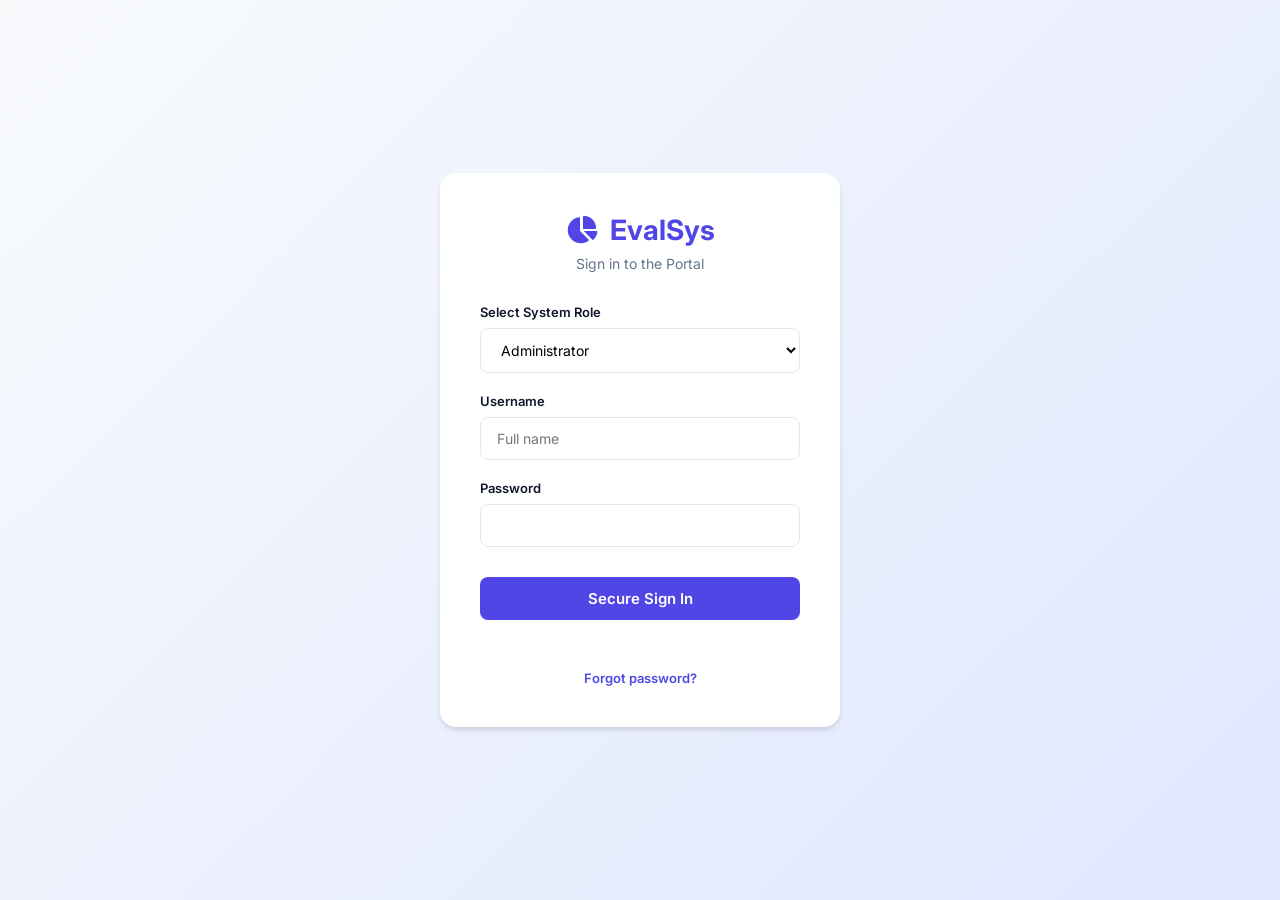
<file: login.html>
<!DOCTYPE html>
<html lang="en">
<head>
    <meta charset="UTF-8">
    <meta name="viewport" content="width=device-width, initial-scale=1.0">
    <title>EvalSys - Sign In</title>
    <link href="https://fonts.googleapis.com/css2?family=Inter:wght@300;400;500;600;700&display=swap" rel="stylesheet">
    <link rel="stylesheet" href="https://cdnjs.cloudflare.com/ajax/libs/font-awesome/6.4.0/css/all.min.css">
    <style>
        /* === MODERN CSS VARIABLES === */
        :root {
            --primary: #4f46e5;
            --primary-hover: #4338ca;
            --primary-light: #e0e7ff;
            --success: #10b981;
            --warning: #f59e0b;
            --background: #f8fafc;
            --surface: #ffffff;
            --text-main: #0f172a;
            --text-muted: #64748b;
            --border: #e2e8f0;
            --radius: 12px;
        }

        * {
            box-sizing: border-box;
            margin: 0;
            padding: 0;
            font-family: 'Inter', sans-serif;
        }

        body {
            background-color: var(--background);
            color: var(--text-main);
            min-height: 100vh;
            overflow-x: hidden;
            overflow-y: auto;
        }

        /* =========================================
           LOGIN SCREEN STYLES
           ========================================= */
        #login-screen {
            display: flex;
            min-height: 100vh;
            height: auto;
            width: 100vw;
            align-items: center;
            justify-content: center;
            padding: 24px;
            background: linear-gradient(135deg, #f8fafc 0%, #e0e7ff 100%);
        }

        .login-card {
            background-color: var(--surface);
            padding: 40px;
            border-radius: 16px;
            box-shadow: 0 4px 6px -1px rgba(0, 0, 0, 0.1), 0 2px 4px -1px rgba(0, 0, 0, 0.06);
            width: 100%;
            max-width: 400px;
            text-align: center;
        }

        .login-brand {
            font-size: 28px;
            font-weight: 700;
            color: var(--primary);
            margin-bottom: 8px;
            display: flex;
            align-items: center;
            justify-content: center;
            gap: 12px;
        }

        .login-subtitle {
            color: var(--text-muted);
            font-size: 14px;
            margin-bottom: 32px;
        }

        .form-group {
            margin-bottom: 20px;
            text-align: left;
        }

        .form-group label {
            display: block;
            font-size: 13px;
            font-weight: 600;
            margin-bottom: 8px;
            color: var(--text-main);
        }

        .form-control {
            width: 100%;
            padding: 12px 16px;
            border: 1px solid var(--border);
            border-radius: 8px;
            font-size: 14px;
            outline: none;
            background-color: white;
            transition: border-color 0.2s;
        }

        .form-control:focus {
            border-color: var(--primary);
            box-shadow: 0 0 0 3px var(--primary-light);
        }
        
        select.form-control {
            cursor: pointer;
            appearance: auto;
        }

        .btn-block {
            width: 100%;
            background-color: var(--primary);
            color: white;
            border: none;
            padding: 12px;
            border-radius: 8px;
            font-size: 15px;
            font-weight: 600;
            cursor: pointer;
            transition: background-color 0.2s;
            margin-top: 10px;
        }

        .btn-block:hover { background-color: var(--primary-hover); }

        .text-button {
            display: inline-block;
            margin-top: 18px;
            border: 0;
            background: none;
            color: var(--primary);
            font-size: 13px;
            font-weight: 600;
            cursor: pointer;
        }

        .form-message {
            min-height: 20px;
            margin-top: 12px;
            color: #b91c1c;
            font-size: 13px;
            line-height: 1.5;
        }

        .form-message.success { color: #047857; }

        [hidden] { display: none !important; }

        /* =========================================
           DASHBOARD LAYOUT STYLES
           ========================================= */
        #main-dashboard {
            display: none; /* Hidden until login */
            height: 100vh;
            width: 100vw;
        }

        .sidebar {
            width: 260px;
            background-color: var(--surface);
            border-right: 1px solid var(--border);
            display: flex;
            flex-direction: column;
            padding: 24px 16px;
        }

        .brand {
            display: flex;
            align-items: center;
            gap: 12px;
            font-size: 18px;
            font-weight: 700;
            color: var(--primary);
            margin-bottom: 40px;
            padding-left: 12px;
        }

        .nav-label {
            font-size: 12px;
            font-weight: 600;
            color: var(--text-muted);
            text-transform: uppercase;
            letter-spacing: 0.5px;
            margin-bottom: 12px;
            padding-left: 12px;
            margin-top: 24px;
        }
        .nav-label:first-of-type { margin-top: 0; }

        .nav-list {
            list-style: none;
            display: flex;
            flex-direction: column;
            gap: 4px;
        }

        .nav-item {
            display: flex;
            align-items: center;
            gap: 12px;
            padding: 10px 12px;
            border-radius: 8px;
            color: var(--text-muted);
            text-decoration: none;
            font-weight: 500;
            font-size: 14px;
            cursor: pointer;
            transition: all 0.2s ease;
        }

        .nav-item:hover {
            background-color: var(--background);
            color: var(--text-main);
        }

        .nav-item.active {
            background-color: var(--primary-light);
            color: var(--primary);
        }

        .main-content {
            flex: 1;
            display: flex;
            flex-direction: column;
            overflow-y: auto;
        }

        .top-header {
            height: 72px;
            background-color: var(--surface);
            border-bottom: 1px solid var(--border);
            display: flex;
            align-items: center;
            justify-content: space-between;
            padding: 0 32px;
        }

        .header-title {
            font-size: 20px;
            font-weight: 600;
        }

        .user-profile {
            display: flex;
            align-items: center;
            gap: 12px;
            font-weight: 500;
            font-size: 14px;
        }

        .avatar {
            width: 36px;
            height: 36px;
            background-color: var(--primary);
            color: white;
            border-radius: 50%;
            display: flex;
            align-items: center;
            justify-content: center;
            font-weight: 600;
        }

        .dashboard-container {
            padding: 32px;
            max-width: 1200px;
            margin: 0 auto;
            width: 100%;
        }

        /* Role-specific sections */
        .role-view, .role-nav { display: none; }
        .role-view.active, .role-nav.active { display: block; }
        
        /* Sub-Sections for functionality */
        .admin-section, .evaluator-section, .employee-section { display: none; }
        .admin-section.active, .evaluator-section.active, .employee-section.active { display: block; }

        /* =========================================
           COMPONENT STYLES (Cards, Tables, etc.)
           ========================================= */
        .stats-grid {
            display: grid;
            grid-template-columns: repeat(auto-fit, minmax(250px, 1fr));
            gap: 24px;
            margin-bottom: 32px;
        }

        .stat-card {
            background-color: var(--surface);
            border: 1px solid var(--border);
            border-radius: var(--radius);
            padding: 24px;
            display: flex;
            align-items: flex-start;
            justify-content: space-between;
            box-shadow: 0 1px 2px rgba(0,0,0,0.02);
        }

        .stat-info p {
            color: var(--text-muted);
            font-size: 13px;
            font-weight: 500;
            margin-bottom: 8px;
        }

        .stat-info h3 {
            font-size: 28px;
            font-weight: 700;
            color: var(--text-main);
        }

        .stat-icon {
            width: 48px;
            height: 48px;
            border-radius: 12px;
            background-color: var(--primary-light);
            color: var(--primary);
            display: flex;
            align-items: center;
            justify-content: center;
            font-size: 20px;
        }

        .table-section {
            background-color: var(--surface);
            border: 1px solid var(--border);
            border-radius: var(--radius);
            box-shadow: 0 1px 2px rgba(0,0,0,0.02);
            overflow: hidden;
            margin-bottom: 32px;
        }

        .table-header {
            padding: 20px 24px;
            border-bottom: 1px solid var(--border);
            display: flex;
            justify-content: space-between;
            align-items: center;
        }

        .table-header h2 { font-size: 16px; font-weight: 600; }

        .btn-primary {
            background-color: var(--primary);
            color: white;
            border: none;
            padding: 8px 16px;
            border-radius: 6px;
            font-size: 13px;
            font-weight: 500;
            cursor: pointer;
            display: flex;
            align-items: center;
            gap: 8px;
        }

        table { width: 100%; border-collapse: collapse; }
        
        th {
            background-color: #f8fafc;
            text-align: left;
            padding: 12px 24px;
            font-size: 12px;
            font-weight: 600;
            color: var(--text-muted);
            text-transform: uppercase;
            border-bottom: 1px solid var(--border);
        }

        td {
            padding: 16px 24px;
            font-size: 14px;
            border-bottom: 1px solid var(--border);
            color: var(--text-main);
        }

        tr:last-child td { border-bottom: none; }
        tr:hover td { background-color: #f8fafc; }

        .badge {
            background-color: #e2e8f0;
            color: var(--text-main);
            padding: 4px 10px;
            border-radius: 20px;
            font-size: 12px;
            font-weight: 500;
        }
        
        .badge-success { background-color: #d1fae5; color: #065f46; }
        .badge-warning { background-color: #fef3c7; color: #92400e; }
        .badge-info { background-color: #e0f2fe; color: #0369a1; }

        .action-icon {
            color: var(--text-muted);
            cursor: pointer;
            margin-right: 12px;
            transition: color 0.2s;
        }
        .action-icon:hover { color: var(--primary); }
        
        .score-display {
            font-size: 48px;
            font-weight: 700;
            color: var(--primary);
            margin: 10px 0;
        }

        /* =========================================
           MODAL (POPUP) STYLES
           ========================================= */
        .modal-overlay {
            position: fixed;
            top: 0; left: 0; right: 0; bottom: 0;
            background-color: rgba(15, 23, 42, 0.6);
            display: none;
            align-items: center;
            justify-content: center;
            z-index: 9999;
        }

        .modal-content {
            background-color: var(--surface);
            width: 100%;
            max-width: 500px;
            border-radius: var(--radius);
            padding: 32px;
            box-shadow: 0 20px 25px -5px rgba(0, 0, 0, 0.1), 0 10px 10px -5px rgba(0, 0, 0, 0.04);
        }

        .modal-header {
            display: flex;
            justify-content: space-between;
            align-items: center;
            margin-bottom: 24px;
            border-bottom: 1px solid var(--border);
            padding-bottom: 16px;
        }

        .modal-header h2 {
            font-size: 18px;
            font-weight: 600;
        }

        .close-btn {
            background: none;
            border: none;
            font-size: 20px;
            color: var(--text-muted);
            cursor: pointer;
        }

        .close-btn:hover { color: var(--text-main); }

        /* =========================================
           TABLE SCROLL WRAPPER (prevents tables from
           breaking the page layout on narrow screens)
           ========================================= */
        .table-scroll {
            overflow-x: auto;
            -webkit-overflow-scrolling: touch;
        }
        .table-scroll table { min-width: 640px; }

        /* =========================================
           MOBILE MENU TOGGLE + OVERLAY
           (hidden on desktop, shown via media query)
           ========================================= */
        .menu-toggle {
            display: none;
            background: none;
            border: none;
            font-size: 20px;
            color: var(--text-main);
            cursor: pointer;
            padding: 8px;
            margin-right: 12px;
        }

        .header-left {
            display: flex;
            align-items: center;
        }

        .sidebar-overlay {
            display: none;
            position: fixed;
            inset: 0;
            background-color: rgba(15, 23, 42, 0.5);
            z-index: 998;
        }

        /* =========================================
           RESPONSIVE LAYOUT (tablet & mobile)
           ========================================= */
        @media (max-width: 900px) {
            #main-dashboard { position: relative; }

            .sidebar {
                position: fixed;
                top: 0;
                left: 0;
                bottom: 0;
                z-index: 999;
                transform: translateX(-100%);
                transition: transform 0.25s ease;
                box-shadow: 4px 0 16px rgba(0,0,0,0.15);
            }

            #main-dashboard.sidebar-open .sidebar {
                transform: translateX(0);
            }

            #main-dashboard.sidebar-open .sidebar-overlay {
                display: block;
            }

            .menu-toggle { display: flex; align-items: center; justify-content: center; }

            .main-content { width: 100%; }

            .top-header { padding: 0 16px; }

            .dashboard-container { padding: 20px 16px; }

            .stats-grid { grid-template-columns: 1fr; gap: 16px; }

            .table-header { flex-wrap: wrap; gap: 12px; }

            .modal-content { max-width: 92vw; padding: 24px; }

            .assign-grid { grid-template-columns: 1fr; }
        }

        @media (max-width: 480px) {
            .user-profile span { display: none; }
            .header-title { font-size: 17px; }
            .login-card { padding: 28px 20px; }
        }

        /* =========================================
           ACCORDION (self-contained, Bootstrap-style
           interaction — expand/collapse on click)
           ========================================= */
        .accordion {
            border: 1px solid var(--border);
            border-radius: var(--radius);
            overflow: hidden;
            background-color: var(--surface);
            box-shadow: 0 1px 2px rgba(0,0,0,0.02);
        }

        .accordion-button {
            width: 100%;
            text-align: left;
            background: var(--surface);
            border: none;
            padding: 20px 24px;
            font-size: 15px;
            font-weight: 600;
            color: var(--text-main);
            display: flex;
            justify-content: space-between;
            align-items: center;
            cursor: pointer;
            transition: background-color 0.2s;
        }

        .accordion-button:hover { background-color: var(--background); }

        .accordion-button .accordion-icon {
            color: var(--text-muted);
            transition: transform 0.25s ease;
        }

        .accordion-button.active .accordion-icon {
            transform: rotate(180deg);
            color: var(--primary);
        }

        .accordion-collapse {
            max-height: 0;
            overflow: hidden;
            transition: max-height 0.3s ease;
        }

        .accordion-collapse.show { max-height: 500px; }

        .accordion-body {
            padding: 0 24px 20px;
            border-top: 1px solid var(--border);
        }

        /* =========================================
           FILTER PILL BUTTONS (Evaluation History)
           ========================================= */
        .filter-btn {
            padding: 6px 16px;
            border-radius: 20px;
            border: 1px solid var(--border);
            background-color: var(--surface);
            color: var(--text-muted);
            font-size: 13px;
            font-weight: 500;
            cursor: pointer;
            transition: all 0.2s ease;
        }

        .filter-btn:hover { background-color: var(--background); color: var(--text-main); }

        .filter-btn.active {
            background-color: var(--primary);
            border-color: var(--primary);
            color: #ffffff;
        }

        /* =========================================
           ASSIGN EVALUATIONS PANEL
           (Assign by Employee / Assign by Evaluator)
           ========================================= */
        .assign-grid {
            display: grid;
            grid-template-columns: 1fr 1fr;
            gap: 24px;
            padding: 24px;
        }

        .assign-column {
            border: 1px solid var(--border);
            border-radius: var(--radius);
            display: flex;
            flex-direction: column;
            overflow: hidden;
            background-color: var(--surface);
        }

        .assign-column-header {
            background-color: var(--background);
            padding: 14px 18px;
            font-size: 14px;
            font-weight: 600;
            border-bottom: 1px solid var(--border);
            display: flex;
            align-items: center;
            gap: 8px;
            color: var(--text-main);
        }

        /* Scrollable "rectangle" list of employees / evaluators */
        .assign-list-scroll {
            max-height: 220px;
            overflow-y: auto;
            border-bottom: 1px solid var(--border);
        }

        .assign-item {
            padding: 12px 18px;
            font-size: 14px;
            font-weight: 500;
            cursor: pointer;
            display: flex;
            justify-content: space-between;
            align-items: center;
            border-bottom: 1px solid var(--border);
            transition: background-color 0.15s;
        }
        .assign-item:last-child { border-bottom: none; }
        .assign-item:hover { background-color: var(--background); }
        .assign-item.active { background-color: var(--primary-light); color: var(--primary); }

        .assign-detail {
            padding: 16px 18px;
        }

        .assign-detail-title {
            font-size: 13px;
            color: var(--text-muted);
            margin-bottom: 10px;
        }

        .select-all-row {
            display: flex;
            align-items: center;
            gap: 8px;
            font-size: 13px;
            padding: 8px 0;
            border-bottom: 1px solid var(--border);
            margin-bottom: 8px;
            cursor: pointer;
        }

        .checkbox-list-scroll {
            max-height: 160px;
            overflow-y: auto;
            display: flex;
            flex-direction: column;
            gap: 4px;
        }

        .checkbox-row {
            display: flex;
            align-items: center;
            gap: 10px;
            font-size: 13px;
            padding: 6px 4px;
            border-radius: 6px;
            cursor: pointer;
        }
        .checkbox-row:hover { background-color: var(--background); }

        .assign-placeholder {
            font-size: 13px;
            color: var(--text-muted);
            font-style: italic;
            padding: 8px 0;
        }

        /* Per-column filters for the Assigned Tasks table */
        .filter-bar {
            display: flex;
            flex-wrap: wrap;
            gap: 16px;
            padding: 16px 24px;
            border-bottom: 1px solid var(--border);
            background-color: var(--background);
            align-items: flex-end;
        }

        .filter-group {
            display: flex;
            flex-direction: column;
            gap: 6px;
            min-width: 160px;
        }

        .filter-group label {
            font-size: 12px;
            font-weight: 600;
            color: var(--text-muted);
        }

        .filter-select {
            padding: 8px 12px;
            font-size: 13px;
        }

        /* Fixed-size scrollable assigned tasks table */
        .fixed-scroll-table {
            max-height: 320px;
            overflow-y: auto;
        }

        .fixed-scroll-table thead th {
            position: sticky;
            top: 0;
            z-index: 1;
        }

        /* Requested admin-management additions */
        .disabled-action {
            color: #cbd5e1;
            cursor: not-allowed;
            margin-right: 12px;
        }

        .archive-action {
            color: var(--text-muted);
            cursor: pointer;
            margin-right: 12px;
            transition: color 0.2s;
        }

        .archive-action:hover { color: var(--warning); }

        .archive-icon {
            position: relative;
            display: inline-flex;
            width: 20px;
            height: 20px;
            align-items: center;
            justify-content: center;
        }

        .archive-icon .archive-arrow {
            position: absolute;
            top: -4px;
            left: 7px;
            font-size: 9px;
        }

        .archive-img {
            width: 22px;
            height: 22px;
            object-fit: contain;
            vertical-align: middle;
        }


        .archive-action.unarchive { color: var(--success); }
        .archive-action.unarchive:hover { color: #059669; }

        .danger-modal-text {
            font-size: 13px;
            line-height: 1.6;
            color: var(--text-muted);
            margin-bottom: 18px;
        }

        .warning-box {
            background: #fff7ed;
            border: 1px solid #fed7aa;
            color: #9a3412;
            border-radius: 8px;
            padding: 12px 14px;
            font-size: 13px;
            line-height: 1.5;
            margin-bottom: 20px;
        }

        .modal-actions {
            display: flex;
            justify-content: flex-end;
            gap: 10px;
        }

        .btn-secondary {
            background: var(--surface);
            color: var(--text-main);
            border: 1px solid var(--border);
            padding: 10px 16px;
            border-radius: 8px;
            font-size: 13px;
            font-weight: 600;
            cursor: pointer;
        }

        .btn-secondary:hover { background: var(--background); }

        .assign-dept-filter {
            padding: 12px 18px;
            border-bottom: 1px solid var(--border);
            background: var(--surface);
        }

        .assign-dept-filter label {
            display: block;
            font-size: 12px;
            font-weight: 600;
            color: var(--text-muted);
            margin-bottom: 6px;
        }
        /* =========================================
           EVALUATOR EXPERIENCE — REBUILT
           Scoped to evaluator dashboard/components
           ========================================= */
        .evaluator-home-grid {
            display:grid;
            grid-template-columns:repeat(auto-fit,minmax(220px,1fr));
            gap:18px;
            margin-bottom:24px;
        }
        .evaluator-stat-card {
            background:var(--surface);
            border:1px solid var(--border);
            border-radius:var(--radius);
            padding:20px;
            min-height:132px;
            
            box-shadow:0 1px 2px rgba(0,0,0,0.02);
            display:flex;
            align-items:flex-start;
            justify-content:space-between;
            gap:14px;
        }
        .evaluator-stat-card .kicker { color:var(--text-muted); font-size:12px; font-weight:600; text-transform:uppercase; letter-spacing:.4px; margin-bottom:7px; }
        .evaluator-stat-card h3 { font-size:26px; line-height:1.15; margin-bottom:5px; }
        .evaluator-stat-card .support { color:var(--text-muted); font-size:12px; line-height:1.45; }
        .evaluator-stat-icon {
            width:42px; height:42px; border-radius:11px; background:var(--primary-light); color:var(--primary);
            display:flex; align-items:center; justify-content:center; flex:0 0 auto;
        }
        .evaluator-banner {
            display:flex; align-items:center; justify-content:space-between; gap:16px;
            padding:18px 20px; border:1px solid var(--border); border-radius:var(--radius);
            background:linear-gradient(135deg,#ffffff 0%,#f8fafc 100%); margin-bottom:24px;
        }
        .evaluator-banner-title { font-size:18px; font-weight:700; margin-bottom:4px; }
        .evaluator-banner-sub { font-size:13px; color:var(--text-muted); }
        .evaluator-chip-row { display:flex; flex-wrap:wrap; gap:8px; }
        .criteria-highlight { margin-bottom:24px; }
        .criteria-cards { display:grid; grid-template-columns:repeat(3,minmax(0,1fr)); gap:14px; padding:20px 24px 24px; }
        .criteria-card { border:1px solid var(--border); border-radius:10px; padding:16px; background:var(--background); }
        .criteria-card .criteria-top { display:flex; justify-content:space-between; align-items:flex-start; gap:10px; margin-bottom:9px; }
        .criteria-card h4 { font-size:14px; }
        .criteria-card p { color:var(--text-muted); font-size:12px; line-height:1.5; }
        .criteria-version { font-size:11px; color:var(--text-muted); padding:0 24px 16px; }
        .evaluator-section-intro { margin-bottom:18px; color:var(--text-muted); font-size:13px; line-height:1.55; }
        .history-toolbar { display:flex; flex-wrap:wrap; gap:10px; align-items:center; padding:16px 24px; border-bottom:1px solid var(--border); background:var(--background); }
        .history-filter-wrap { display:flex; gap:8px; flex-wrap:wrap; }
        .history-select-wrap { display:flex; gap:8px; flex-wrap:wrap; margin-left:auto; }
        .history-select-wrap .form-control { min-width:150px; width:auto; }
        .evaluator-empty { padding:34px 24px; text-align:center; color:var(--text-muted); }
        .deadline-badge { display:inline-flex; align-items:center; gap:6px; padding:5px 9px; border-radius:999px; background:#fff7ed; color:#9a3412; font-size:11px; font-weight:700; }
        .countdown-value { font-variant-numeric:tabular-nums; }
        .modal-content.evaluator-modal { max-width:1080px; width:calc(100vw - 56px); max-height:90vh; overflow:auto; padding:0; }
        .evaluator-modal .modal-header { padding:22px 28px 16px; margin-bottom:0; position:sticky; top:0; background:var(--surface); z-index:2; }
        .eval-modal-body { padding:24px 28px 28px; }
        .eval-subject-card { display:flex; align-items:center; justify-content:space-between; gap:18px; padding:18px; border:1px solid var(--border); border-radius:12px; background:var(--background); margin-bottom:20px; }
        .eval-subject-main { display:flex; align-items:center; gap:12px; }
        .eval-subject-avatar { width:50px; height:50px; border-radius:14px; background:var(--primary-light); color:var(--primary); display:flex; align-items:center; justify-content:center; font-weight:800; font-size:17px; }
        .eval-subject-main h3 { font-size:18px; margin-bottom:4px; }
        .eval-subject-main p { font-size:12px; color:var(--text-muted); }
        .criteria-eval-grid { display:grid; grid-template-columns:1fr; gap:16px; }
        .criteria-eval-card { border:1px solid var(--border); border-radius:12px; padding:18px; }
        .criteria-eval-header { display:flex; justify-content:space-between; gap:16px; align-items:flex-start; margin-bottom:10px; }
        .criteria-eval-header h4 { font-size:15px; margin-bottom:4px; }
        .criteria-eval-header p { font-size:12px; color:var(--text-muted); line-height:1.5; max-width:760px; }
        .rating-options { display:grid; grid-template-columns:repeat(5,minmax(0,1fr)); gap:8px; margin-top:14px; }
        .rating-option { position:relative; }
        .rating-option input { position:absolute; opacity:0; pointer-events:none; }
        .rating-option label { display:flex; flex-direction:column; align-items:center; justify-content:center; min-height:68px; padding:9px 7px; border:1px solid var(--border); border-radius:9px; background:var(--surface); cursor:pointer; text-align:center; transition:all .15s ease; }
        .rating-option label strong { font-size:16px; color:var(--text-main); }
        .rating-option label span { font-size:10px; color:var(--text-muted); margin-top:4px; line-height:1.2; }
        .rating-option input:checked + label { border-color:var(--primary); background:var(--primary-light); box-shadow:0 0 0 2px rgba(79,70,229,.10); }
        .rating-option input:focus-visible + label { outline:2px solid var(--primary); outline-offset:2px; }
        .score-preview { display:grid; grid-template-columns:1fr 260px; gap:16px; margin-top:20px; }
        .score-breakdown { border:1px solid var(--border); border-radius:12px; overflow:hidden; }
        .score-breakdown table th, .score-breakdown table td { padding:11px 14px; }
        .total-score-card { border:1px solid var(--primary-light); border-radius:12px; background:linear-gradient(135deg,#eef2ff 0%,#ffffff 100%); padding:20px; display:flex; flex-direction:column; justify-content:center; }
        .total-score-card p { color:var(--text-muted); font-size:12px; font-weight:600; text-transform:uppercase; letter-spacing:.4px; }
        .total-score-card strong { font-size:38px; line-height:1; color:var(--primary); margin:9px 0 6px; }
        .total-score-card span { font-size:12px; color:var(--text-muted); }
        .eval-modal-footer { display:flex; justify-content:flex-end; gap:10px; padding-top:20px; margin-top:20px; border-top:1px solid var(--border); }
        .score-legend { margin-top:10px; font-size:11px; color:var(--text-muted); }
        .history-score { font-weight:700; color:var(--primary); }

        @media (max-width: 1100px) {
            .evaluator-home-grid { grid-template-columns:repeat(auto-fit,minmax(220px,1fr)); }
            .criteria-cards { grid-template-columns:1fr; }
            .score-preview { grid-template-columns:1fr; }
        }
        @media (max-width: 720px) {
            .evaluator-home-grid { grid-template-columns:1fr; }
            .evaluator-banner { align-items:flex-start; flex-direction:column; }
            .employee-select-item { grid-template-columns:auto 1fr; }
            .employee-select-item > .badge, .employee-select-item > button { grid-column:2; justify-self:start; }
            .history-select-wrap { margin-left:0; width:100%; }
            .history-select-wrap .form-control { flex:1; min-width:0; }
            .modal-content.evaluator-modal { width:calc(100vw - 20px); max-height:94vh; }
            .eval-modal-body { padding:18px; }
            .evaluator-modal .modal-header { padding:18px; }
            .rating-options { grid-template-columns:1fr 1fr; }
            .eval-subject-card { flex-direction:column; align-items:flex-start; }
        }
    </style>
</head>
<body>

    <!-- ==============================================
         LOGIN SCREEN
         Shared entry point for all three roles.
         On sign-in, redirects to the matching standalone
         page: admin/index.html, evaluator.html, or employee.html
         ============================================== -->
    <div id="login-screen">
        <div class="login-card">
            <div class="login-brand">
                <i class="fa-solid fa-chart-pie"></i> EvalSys
            </div>
            <p class="login-subtitle">Sign in to the Portal</p>

            <form id="loginForm">
                <div class="form-group">
                    <label for="roleSelect">Select System Role</label>
                    <select id="roleSelect" class="form-control" required>
                        <option value="admin">Administrator</option>
                        <option value="evaluator">Evaluator</option>
                        <option value="employee">Employee</option>
                    </select>
                </div>

                <div class="form-group">
                    <label for="username">Username</label>
                    <input type="text" id="username" class="form-control" placeholder="Full name" required>
                </div>

                <div class="form-group">
                    <label for="password">Password</label>
                    <input type="password" id="password" class="form-control" autocomplete="current-password" required>
                </div>

                <button type="submit" class="btn-block">Secure Sign In</button>
                <p id="loginMessage" class="form-message" role="alert"></p>
            </form>

            <form id="forceChangeForm" hidden>
                <div class="form-group">
                    <label for="firstNewPassword">New password</label>
                    <input type="password" id="firstNewPassword" class="form-control" minlength="8" autocomplete="new-password" required>
                </div>
                <div class="form-group">
                    <label for="firstConfirmPassword">Confirm new password</label>
                    <input type="password" id="firstConfirmPassword" class="form-control" minlength="8" autocomplete="new-password" required>
                </div>
                <button type="submit" class="btn-block">Set Password</button>
                <p id="forceChangeMessage" class="form-message" role="alert"></p>
            </form>

            <section id="resetPanel" hidden>
                <form id="sendCodeForm">
                    <div class="form-group">
                        <label for="resetEmail">Employee email address</label>
                        <input type="email" id="resetEmail" class="form-control" autocomplete="email" required>
                    </div>
                    <button type="submit" class="btn-block">Send Verification Code</button>
                    <p id="sendCodeMessage" class="form-message" role="status"></p>
                </form>

                <form id="resetPasswordForm" hidden>
                    <div class="form-group">
                        <label for="resetCode">Six-digit verification code</label>
                        <input type="text" id="resetCode" class="form-control" inputmode="numeric" pattern="[0-9]{6}" maxlength="6" autocomplete="one-time-code" required>
                    </div>
                    <div class="form-group">
                        <label for="resetNewPassword">New password</label>
                        <input type="password" id="resetNewPassword" class="form-control" minlength="8" autocomplete="new-password" required>
                    </div>
                    <div class="form-group">
                        <label for="resetConfirmPassword">Confirm new password</label>
                        <input type="password" id="resetConfirmPassword" class="form-control" minlength="8" autocomplete="new-password" required>
                    </div>
                    <button type="submit" class="btn-block">Reset Password</button>
                    <p id="resetPasswordMessage" class="form-message" role="alert"></p>
                </form>
            </section>

            <button type="button" id="forgotPasswordButton" class="text-button">Forgot password?</button>
            <button type="button" id="backToLoginButton" class="text-button" hidden>Back to sign in</button>
        </div>
    </div>

    <script>
        const loginForm = document.getElementById('loginForm');
        const forceChangeForm = document.getElementById('forceChangeForm');
        const resetPanel = document.getElementById('resetPanel');
        const forgotPasswordButton = document.getElementById('forgotPasswordButton');
        const backToLoginButton = document.getElementById('backToLoginButton');
        let pendingFirstLogin = null;

        function setMessage(elementId, text, success = false) {
            const element = document.getElementById(elementId);
            element.textContent = text;
            element.classList.toggle('success', success);
        }

        function finishSignIn(user) {
            const roles = { 1: 'admin', 2: 'evaluator', 3: 'employee' };
            const role = roles[user.role_id];
            if (!role) {
                throw new Error('This account has an unsupported role.');
            }
            sessionStorage.setItem('evalsys_username', user.full_name);
            sessionStorage.setItem('evalsys_user_id', String(user.user_id));
            sessionStorage.setItem('evalsys_role', role);
            window.location.href = { admin: 'admin/index.html', evaluator: 'evaluator.html', employee: 'employee.html' }[role];
        }

        async function postForm(url, formData) {
            const response = await fetch(url, { method: 'POST', body: formData });
            const result = await response.json();
            if (!response.ok || result.status === 'error') {
                throw new Error(result.message || 'The request could not be completed.');
            }
            return result;
        }

        loginForm.addEventListener('submit', async function(event) {
            event.preventDefault();
            setMessage('loginMessage', '');
            const selectedRole = document.getElementById('roleSelect').value;
            const password = document.getElementById('password').value;
            const formData = new FormData();
            formData.append('role', selectedRole);
            formData.append('username', document.getElementById('username').value.trim());
            formData.append('password', password);

            try {
                const result = await postForm('login_action.php', formData);
                const user = { user_id: result.user_id, full_name: result.full_name, role_id: result.role_id };
                if (result.status === 'force_change') {
                    pendingFirstLogin = { ...user, current_password: password };
                    loginForm.hidden = true;
                    forceChangeForm.hidden = false;
                    forgotPasswordButton.hidden = false;
                    return;
                }
                finishSignIn(user);
            } catch (error) {
                setMessage('loginMessage', error.message);
            }
        });

        forceChangeForm.addEventListener('submit', async function(event) {
            event.preventDefault();
            const newPassword = document.getElementById('firstNewPassword').value;
            const confirmation = document.getElementById('firstConfirmPassword').value;
            if (newPassword !== confirmation) {
                setMessage('forceChangeMessage', 'The passwords do not match.');
                return;
            }
            const formData = new FormData();
            formData.append('username', pendingFirstLogin.full_name);
            formData.append('current_password', pendingFirstLogin.current_password);
            formData.append('new_password', newPassword);
            try {
                const result = await postForm('force_change.php', formData);
                finishSignIn(result);
            } catch (error) {
                setMessage('forceChangeMessage', error.message);
            }
        });

        forgotPasswordButton.addEventListener('click', function() {
            loginForm.hidden = true;
            forceChangeForm.hidden = true;
            resetPanel.hidden = false;
            forgotPasswordButton.hidden = true;
            backToLoginButton.hidden = false;
            document.getElementById('resetEmail').focus();
        });

        backToLoginButton.addEventListener('click', function() {
            resetPanel.hidden = true;
            forceChangeForm.hidden = true;
            loginForm.hidden = false;
            forgotPasswordButton.hidden = false;
            backToLoginButton.hidden = true;
        });

        document.getElementById('sendCodeForm').addEventListener('submit', async function(event) {
            event.preventDefault();
            const email = document.getElementById('resetEmail').value.trim();
            const formData = new FormData();
            formData.append('reset_email', email);
            const button = event.currentTarget.querySelector('button[type="submit"]');
            button.disabled = true;
            try {
                const result = await postForm('send_otp.php', formData);
                setMessage('sendCodeMessage', result.message, true);
                document.getElementById('resetPasswordForm').hidden = false;
                document.getElementById('resetCode').focus();
            } catch (error) {
                setMessage('sendCodeMessage', error.message);
            } finally {
                button.disabled = false;
            }
        });

        document.getElementById('resetPasswordForm').addEventListener('submit', async function(event) {
            event.preventDefault();
            const form = event.currentTarget;
            const newPassword = document.getElementById('resetNewPassword').value;
            if (newPassword !== document.getElementById('resetConfirmPassword').value) {
                setMessage('resetPasswordMessage', 'The passwords do not match.');
                return;
            }
            const formData = new FormData();
            formData.append('email', document.getElementById('resetEmail').value.trim());
            formData.append('otp_code', document.getElementById('resetCode').value.trim());
            formData.append('new_password', newPassword);
            try {
                const result = await postForm('verify_otp.php', formData);
                setMessage('resetPasswordMessage', result.message, true);
                form.hidden = true;
                loginForm.hidden = false;
                resetPanel.hidden = true;
                forgotPasswordButton.hidden = false;
                backToLoginButton.hidden = true;
                setMessage('loginMessage', result.message, true);
                document.getElementById('password').value = '';
                document.getElementById('username').value = '';
                document.getElementById('username').focus();
            } catch (error) {
                setMessage('resetPasswordMessage', error.message);
            }
        });
    </script>
</body>
</html>
</file>
<file: admin/style.css>
/* === MODERN CSS VARIABLES === */
:root {
    --primary: #4f46e5;
    --primary-hover: #4338ca;
    --primary-light: #e0e7ff;
    --success: #10b981;
    --warning: #f59e0b;
    --background: #f8fafc;
    --surface: #ffffff;
    --text-main: #0f172a;
    --text-muted: #64748b;
    --border: #e2e8f0;
    --radius: 12px;
}

* {
    box-sizing: border-box;
    margin: 0;
    padding: 0;
    font-family: 'Inter', sans-serif;
}

body {
    background-color: var(--background);
    color: var(--text-main);
    height: 100vh;
    overflow: hidden;
}

/* =========================================
   LOGIN SCREEN STYLES
   ========================================= */
#login-screen {
    display: flex;
    height: 100vh;
    width: 100vw;
    align-items: center;
    justify-content: center;
    background: linear-gradient(135deg, #f8fafc 0%, #e0e7ff 100%);
}

.login-card {
    background-color: var(--surface);
    padding: 40px;
    border-radius: 16px;
    box-shadow: 0 4px 6px -1px rgba(0, 0, 0, 0.1), 0 2px 4px -1px rgba(0, 0, 0, 0.06);
    width: 100%;
    max-width: 400px;
    text-align: center;
}

.login-brand {
    font-size: 28px;
    font-weight: 700;
    color: var(--primary);
    margin-bottom: 8px;
    display: flex;
    align-items: center;
    justify-content: center;
    gap: 12px;
}

.login-subtitle {
    color: var(--text-muted);
    font-size: 14px;
    margin-bottom: 32px;
}

.form-group {
    margin-bottom: 20px;
    text-align: left;
}

.form-group label {
    display: block;
    font-size: 13px;
    font-weight: 600;
    margin-bottom: 8px;
    color: var(--text-main);
}

.form-control {
    width: 100%;
    padding: 12px 16px;
    border: 1px solid var(--border);
    border-radius: 8px;
    font-size: 14px;
    outline: none;
    background-color: white;
    transition: border-color 0.2s;
}

.form-control:focus {
    border-color: var(--primary);
    box-shadow: 0 0 0 3px var(--primary-light);
}

select.form-control {
    cursor: pointer;
    appearance: auto;
}

.btn-block {
    width: 100%;
    background-color: var(--primary);
    color: white;
    border: none;
    padding: 12px;
    border-radius: 8px;
    font-size: 15px;
    font-weight: 600;
    cursor: pointer;
    transition: background-color 0.2s;
    margin-top: 10px;
}

.btn-block:hover { background-color: var(--primary-hover); }

/* =========================================
   DASHBOARD LAYOUT STYLES
   ========================================= */
#main-dashboard {
    display: none; /* Hidden until login */
    height: 100vh;
    width: 100vw;
}

.sidebar {
    width: 260px;
    background-color: var(--surface);
    border-right: 1px solid var(--border);
    display: flex;
    flex-direction: column;
    padding: 24px 16px;
}

.brand {
    display: flex;
    align-items: center;
    gap: 12px;
    font-size: 18px;
    font-weight: 700;
    color: var(--primary);
    margin-bottom: 40px;
    padding-left: 12px;
}

.nav-label {
    font-size: 12px;
    font-weight: 600;
    color: var(--text-muted);
    text-transform: uppercase;
    letter-spacing: 0.5px;
    margin-bottom: 12px;
    padding-left: 12px;
    margin-top: 24px;
}
.nav-label:first-of-type { margin-top: 0; }

.nav-list {
    list-style: none;
    display: flex;
    flex-direction: column;
    gap: 4px;
}

.nav-item {
    display: flex;
    align-items: center;
    gap: 12px;
    padding: 10px 12px;
    border-radius: 8px;
    color: var(--text-muted);
    text-decoration: none;
    font-weight: 500;
    font-size: 14px;
    cursor: pointer;
    transition: all 0.2s ease;
}

.nav-item:hover {
    background-color: var(--background);
    color: var(--text-main);
}

.nav-item.active {
    background-color: var(--primary-light);
    color: var(--primary);
}

.main-content {
    flex: 1;
    display: flex;
    flex-direction: column;
    overflow-y: auto;
}

.top-header {
    height: 72px;
    background-color: var(--surface);
    border-bottom: 1px solid var(--border);
    display: flex;
    align-items: center;
    justify-content: space-between;
    padding: 0 32px;
}

.header-title {
    font-size: 20px;
    font-weight: 600;
}

.user-profile {
    display: flex;
    align-items: center;
    gap: 12px;
    font-weight: 500;
    font-size: 14px;
}

.avatar {
    width: 36px;
    height: 36px;
    background-color: var(--primary);
    color: white;
    border-radius: 50%;
    display: flex;
    align-items: center;
    justify-content: center;
    font-weight: 600;
}

.dashboard-container {
    padding: 32px;
    max-width: 1200px;
    margin: 0 auto;
    width: 100%;
}

/* Role-specific sections */
.role-view, .role-nav { display: none; }
.role-view.active, .role-nav.active { display: block; }

/* Sub-Sections for functionality */
.admin-section, .evaluator-section, .employee-section { display: none; }
.admin-section.active, .evaluator-section.active, .employee-section.active { display: block; }

/* =========================================
   COMPONENT STYLES (Cards, Tables, etc.)
   ========================================= */
.stats-grid {
    display: grid;
    grid-template-columns: repeat(auto-fit, minmax(250px, 1fr));
    gap: 24px;
    margin-bottom: 32px;
}

.stat-card {
    background-color: var(--surface);
    border: 1px solid var(--border);
    border-radius: var(--radius);
    padding: 24px;
    display: flex;
    align-items: flex-start;
    justify-content: space-between;
    box-shadow: 0 1px 2px rgba(0,0,0,0.02);
}

.stat-info p {
    color: var(--text-muted);
    font-size: 13px;
    font-weight: 500;
    margin-bottom: 8px;
}

.stat-info h3 {
    font-size: 28px;
    font-weight: 700;
    color: var(--text-main);
}

.stat-icon {
    width: 48px;
    height: 48px;
    border-radius: 12px;
    background-color: var(--primary-light);
    color: var(--primary);
    display: flex;
    align-items: center;
    justify-content: center;
    font-size: 20px;
}

.table-section {
    background-color: var(--surface);
    border: 1px solid var(--border);
    border-radius: var(--radius);
    box-shadow: 0 1px 2px rgba(0,0,0,0.02);
    overflow: hidden;
    margin-bottom: 32px;
}

.table-header {
    padding: 20px 24px;
    border-bottom: 1px solid var(--border);
    display: flex;
    justify-content: space-between;
    align-items: center;
}

.table-header h2 { font-size: 16px; font-weight: 600; }

.btn-primary {
    background-color: var(--primary);
    color: white;
    border: none;
    padding: 8px 16px;
    border-radius: 6px;
    font-size: 13px;
    font-weight: 500;
    cursor: pointer;
    display: flex;
    align-items: center;
    gap: 8px;
}

table { width: 100%; border-collapse: collapse; }

th {
    background-color: #f8fafc;
    text-align: left;
    padding: 12px 24px;
    font-size: 12px;
    font-weight: 600;
    color: var(--text-muted);
    text-transform: uppercase;
    border-bottom: 1px solid var(--border);
}

td {
    padding: 16px 24px;
    font-size: 14px;
    border-bottom: 1px solid var(--border);
    color: var(--text-main);
}

tr:last-child td { border-bottom: none; }
tr:hover td { background-color: #f8fafc; }

.badge {
    background-color: #e2e8f0;
    color: var(--text-main);
    padding: 4px 10px;
    border-radius: 20px;
    font-size: 12px;
    font-weight: 500;
}

.badge-success { background-color: #d1fae5; color: #065f46; }
.badge-warning { background-color: #fef3c7; color: #92400e; }
.badge-info { background-color: #e0f2fe; color: #0369a1; }

.action-icon {
    color: var(--text-muted);
    cursor: pointer;
    margin-right: 12px;
    transition: color 0.2s;
}
.action-icon:hover { color: var(--primary); }

.score-display {
    font-size: 48px;
    font-weight: 700;
    color: var(--primary);
    margin: 10px 0;
}

/* =========================================
   MODAL (POPUP) STYLES
   ========================================= */
.modal-overlay {
    position: fixed;
    top: 0; left: 0; right: 0; bottom: 0;
    background-color: rgba(15, 23, 42, 0.6);
    display: none;
    align-items: center;
    justify-content: center;
    z-index: 9999;
}

.modal-content {
    background-color: var(--surface);
    width: 100%;
    max-width: 500px;
    border-radius: var(--radius);
    padding: 32px;
    box-shadow: 0 20px 25px -5px rgba(0, 0, 0, 0.1), 0 10px 10px -5px rgba(0, 0, 0, 0.04);
}

.modal-header {
    display: flex;
    justify-content: space-between;
    align-items: center;
    margin-bottom: 24px;
    border-bottom: 1px solid var(--border);
    padding-bottom: 16px;
}

.modal-header h2 {
    font-size: 18px;
    font-weight: 600;
}

.close-btn {
    background: none;
    border: none;
    font-size: 20px;
    color: var(--text-muted);
    cursor: pointer;
}

.close-btn:hover { color: var(--text-main); }

/* =========================================
   TABLE SCROLL WRAPPER (prevents tables from
   breaking the page layout on narrow screens)
   ========================================= */
.table-scroll {
    overflow-x: auto;
    -webkit-overflow-scrolling: touch;
}
.table-scroll table { min-width: 640px; }

/* =========================================
   MOBILE MENU TOGGLE + OVERLAY
   (hidden on desktop, shown via media query)
   ========================================= */
.menu-toggle {
    display: none;
    background: none;
    border: none;
    font-size: 20px;
    color: var(--text-main);
    cursor: pointer;
    padding: 8px;
    margin-right: 12px;
}

.header-left {
    display: flex;
    align-items: center;
}

.sidebar-overlay {
    display: none;
    position: fixed;
    inset: 0;
    background-color: rgba(15, 23, 42, 0.5);
    z-index: 998;
}

/* =========================================
   RESPONSIVE LAYOUT (tablet & mobile)
   ========================================= */
@media (max-width: 900px) {
    #main-dashboard { position: relative; }

    .sidebar {
        position: fixed;
        top: 0;
        left: 0;
        bottom: 0;
        z-index: 999;
        transform: translateX(-100%);
        transition: transform 0.25s ease;
        box-shadow: 4px 0 16px rgba(0,0,0,0.15);
    }

    #main-dashboard.sidebar-open .sidebar {
        transform: translateX(0);
    }

    #main-dashboard.sidebar-open .sidebar-overlay {
        display: block;
    }

    .menu-toggle { display: flex; align-items: center; justify-content: center; }

    .main-content { width: 100%; }

    .top-header { padding: 0 16px; }

    .dashboard-container { padding: 20px 16px; }

    .stats-grid { grid-template-columns: 1fr; gap: 16px; }

    .table-header { flex-wrap: wrap; gap: 12px; }

    .modal-content { max-width: 92vw; padding: 24px; }
}

@media (max-width: 480px) {
    .user-profile span { display: none; }
    .header-title { font-size: 17px; }
    .login-card { padding: 28px 20px; }
}

/* =========================================
   ACCORDION (self-contained, Bootstrap-style
   interaction — expand/collapse on click)
   ========================================= */
.accordion {
    border: 1px solid var(--border);
    border-radius: var(--radius);
    overflow: hidden;
    background-color: var(--surface);
    box-shadow: 0 1px 2px rgba(0,0,0,0.02);
}

.accordion-button {
    width: 100%;
    text-align: left;
    background: var(--surface);
    border: none;
    padding: 20px 24px;
    font-size: 15px;
    font-weight: 600;
    color: var(--text-main);
    display: flex;
    justify-content: space-between;
    align-items: center;
    cursor: pointer;
    transition: background-color 0.2s;
}

.accordion-button:hover { background-color: var(--background); }

.accordion-button .accordion-icon {
    color: var(--text-muted);
    transition: transform 0.25s ease;
}

.accordion-button.active .accordion-icon {
    transform: rotate(180deg);
    color: var(--primary);
}

.accordion-collapse {
    max-height: 0;
    overflow: hidden;
    transition: max-height 0.3s ease;
}

.accordion-collapse.show { max-height: 500px; }

.accordion-body {
    padding: 0 24px 20px;
    border-top: 1px solid var(--border);
}

/* =========================================
   FILTER PILL BUTTONS (Evaluation History)
   ========================================= */
.filter-btn {
    padding: 6px 16px;
    border-radius: 20px;
    border: 1px solid var(--border);
    background-color: var(--surface);
    color: var(--text-muted);
    font-size: 13px;
    font-weight: 500;
    cursor: pointer;
    transition: all 0.2s ease;
}

.filter-btn:hover { background-color: var(--background); color: var(--text-main); }

.filter-btn.active {
    background-color: var(--primary);
    border-color: var(--primary);
    color: #ffffff;
}

/* =========================================
   ASSIGN EVALUATORS PANEL (Admin > Task Assignments)
   Dual-column: Assign by Employee / Assign by Evaluator
   ========================================= */
.assign-grid {
    display: grid;
    grid-template-columns: 1fr 1fr;
    gap: 24px;
    padding: 24px;
}

.assign-column {
    border: 1px solid var(--border);
    border-radius: var(--radius);
    display: flex;
    flex-direction: column;
    overflow: hidden;
    background-color: var(--surface);
}

.assign-column-header {
    background-color: var(--background);
    padding: 14px 18px;
    font-size: 14px;
    font-weight: 600;
    border-bottom: 1px solid var(--border);
    display: flex;
    align-items: center;
    gap: 8px;
    color: var(--text-main);
}

/* Scrollable "rectangle" list of employees / evaluators */
.assign-list-scroll {
    max-height: 220px;
    overflow-y: auto;
    border-bottom: 1px solid var(--border);
}

.assign-item {
    padding: 12px 18px;
    font-size: 14px;
    font-weight: 500;
    cursor: pointer;
    display: flex;
    justify-content: space-between;
    align-items: center;
    border-bottom: 1px solid var(--border);
    transition: background-color 0.15s;
}
.assign-item:last-child { border-bottom: none; }
.assign-item:hover { background-color: var(--background); }
.assign-item.active { background-color: var(--primary-light); color: var(--primary); }

.assign-detail { padding: 16px 18px; }

.assign-detail-title {
    font-size: 13px;
    color: var(--text-muted);
    margin-bottom: 10px;
}

.select-all-row {
    display: flex;
    align-items: center;
    gap: 8px;
    font-size: 13px;
    padding: 8px 0;
    border-bottom: 1px solid var(--border);
    margin-bottom: 8px;
    cursor: pointer;
}

.checkbox-list-scroll {
    max-height: 160px;
    overflow-y: auto;
    display: flex;
    flex-direction: column;
    gap: 4px;
}

.checkbox-row {
    display: flex;
    align-items: center;
    gap: 10px;
    font-size: 13px;
    padding: 6px 4px;
    border-radius: 6px;
    cursor: pointer;
}
.checkbox-row:hover { background-color: var(--background); }

.assign-placeholder {
    font-size: 13px;
    color: var(--text-muted);
    font-style: italic;
    padding: 8px 0;
}

/* Per-column filters for the Assigned Tasks table */
.filter-bar {
    display: flex;
    flex-wrap: wrap;
    gap: 16px;
    padding: 16px 24px;
    border-bottom: 1px solid var(--border);
    background-color: var(--background);
    align-items: flex-end;
}

.filter-group {
    display: flex;
    flex-direction: column;
    gap: 6px;
    min-width: 160px;
}

.filter-group label {
    font-size: 12px;
    font-weight: 600;
    color: var(--text-muted);
}

.filter-select { padding: 8px 12px; font-size: 13px; }

/* Fixed-size scrollable assigned tasks table */
.fixed-scroll-table { max-height: 320px; overflow-y: auto; }
.fixed-scroll-table thead th { position: sticky; top: 0; z-index: 1; }

/* Mobile override — must come after the base .assign-grid rule above
   so it correctly wins at this breakpoint (same specificity). */
@media (max-width: 900px) {
    .assign-grid { grid-template-columns: 1fr; }
}

/* =========================================
   EVALUATOR EXPERIENCE — REBUILT
   Scoped to evaluator dashboard/components
   ========================================= */
.evaluator-home-grid {
    display:grid;
    grid-template-columns:repeat(auto-fit,minmax(220px,1fr));
    gap:18px;
    margin-bottom:24px;
}
.evaluator-stat-card {
    background:var(--surface);
    border:1px solid var(--border);
    border-radius:var(--radius);
    padding:20px;
    min-height:132px;
    
    box-shadow:0 1px 2px rgba(0,0,0,0.02);
    display:flex;
    align-items:flex-start;
    justify-content:space-between;
    gap:14px;
}
.evaluator-stat-card .kicker { color:var(--text-muted); font-size:12px; font-weight:600; text-transform:uppercase; letter-spacing:.4px; margin-bottom:7px; }
.evaluator-stat-card h3 { font-size:26px; line-height:1.15; margin-bottom:5px; }
.evaluator-stat-card .support { color:var(--text-muted); font-size:12px; line-height:1.45; }
.evaluator-stat-icon {
    width:42px; height:42px; border-radius:11px; background:var(--primary-light); color:var(--primary);
    display:flex; align-items:center; justify-content:center; flex:0 0 auto;
}
.evaluator-banner {
    display:flex; align-items:center; justify-content:space-between; gap:16px;
    padding:18px 20px; border:1px solid var(--border); border-radius:var(--radius);
    background:linear-gradient(135deg,#ffffff 0%,#f8fafc 100%); margin-bottom:24px;
}
.evaluator-banner-title { font-size:18px; font-weight:700; margin-bottom:4px; }
.evaluator-banner-sub { font-size:13px; color:var(--text-muted); }
.evaluator-chip-row { display:flex; flex-wrap:wrap; gap:8px; }
.criteria-highlight { margin-bottom:24px; }
.criteria-cards { display:grid; grid-template-columns:repeat(3,minmax(0,1fr)); gap:14px; padding:20px 24px 24px; }
.criteria-card { border:1px solid var(--border); border-radius:10px; padding:16px; background:var(--background); }
.criteria-card .criteria-top { display:flex; justify-content:space-between; align-items:flex-start; gap:10px; margin-bottom:9px; }
.criteria-card h4 { font-size:14px; }
.criteria-card p { color:var(--text-muted); font-size:12px; line-height:1.5; }
.criteria-version { font-size:11px; color:var(--text-muted); padding:0 24px 16px; }
.evaluator-section-intro { margin-bottom:18px; color:var(--text-muted); font-size:13px; line-height:1.55; }
.history-toolbar { display:flex; flex-wrap:wrap; gap:10px; align-items:center; padding:16px 24px; border-bottom:1px solid var(--border); background:var(--background); }
.history-filter-wrap { display:flex; gap:8px; flex-wrap:wrap; }
.history-select-wrap { display:flex; gap:8px; flex-wrap:wrap; margin-left:auto; }
.history-select-wrap .form-control { min-width:150px; width:auto; }
.evaluator-empty { padding:34px 24px; text-align:center; color:var(--text-muted); }
.deadline-badge { display:inline-flex; align-items:center; gap:6px; padding:5px 9px; border-radius:999px; background:#fff7ed; color:#9a3412; font-size:11px; font-weight:700; }
.countdown-value { font-variant-numeric:tabular-nums; }
.modal-content.evaluator-modal { max-width:1080px; width:calc(100vw - 56px); max-height:90vh; overflow:auto; padding:0; }
.evaluator-modal .modal-header { padding:22px 28px 16px; margin-bottom:0; position:sticky; top:0; background:var(--surface); z-index:2; }
.eval-modal-body { padding:24px 28px 28px; }
.eval-subject-card { display:flex; align-items:center; justify-content:space-between; gap:18px; padding:18px; border:1px solid var(--border); border-radius:12px; background:var(--background); margin-bottom:20px; }
.eval-subject-main { display:flex; align-items:center; gap:12px; }
.eval-subject-avatar { width:50px; height:50px; border-radius:14px; background:var(--primary-light); color:var(--primary); display:flex; align-items:center; justify-content:center; font-weight:800; font-size:17px; }
.eval-subject-main h3 { font-size:18px; margin-bottom:4px; }
.eval-subject-main p { font-size:12px; color:var(--text-muted); }
.criteria-eval-grid { display:grid; grid-template-columns:1fr; gap:16px; }
.criteria-eval-card { border:1px solid var(--border); border-radius:12px; padding:18px; }
.criteria-eval-header { display:flex; justify-content:space-between; gap:16px; align-items:flex-start; margin-bottom:10px; }
.criteria-eval-header h4 { font-size:15px; margin-bottom:4px; }
.criteria-eval-header p { font-size:12px; color:var(--text-muted); line-height:1.5; max-width:760px; }
.rating-options { display:grid; grid-template-columns:repeat(5,minmax(0,1fr)); gap:8px; margin-top:14px; }
.rating-option { position:relative; }
.rating-option input { position:absolute; opacity:0; pointer-events:none; }
.rating-option label { display:flex; flex-direction:column; align-items:center; justify-content:center; min-height:68px; padding:9px 7px; border:1px solid var(--border); border-radius:9px; background:var(--surface); cursor:pointer; text-align:center; transition:all .15s ease; }
.rating-option label strong { font-size:16px; color:var(--text-main); }
.rating-option label span { font-size:10px; color:var(--text-muted); margin-top:4px; line-height:1.2; }
.rating-option input:checked + label { border-color:var(--primary); background:var(--primary-light); box-shadow:0 0 0 2px rgba(79,70,229,.10); }
.rating-option input:focus-visible + label { outline:2px solid var(--primary); outline-offset:2px; }
.score-preview { display:grid; grid-template-columns:1fr 260px; gap:16px; margin-top:20px; }
.score-breakdown { border:1px solid var(--border); border-radius:12px; overflow:hidden; }
.score-breakdown table th, .score-breakdown table td { padding:11px 14px; }
.total-score-card { border:1px solid var(--primary-light); border-radius:12px; background:linear-gradient(135deg,#eef2ff 0%,#ffffff 100%); padding:20px; display:flex; flex-direction:column; justify-content:center; }
.total-score-card p { color:var(--text-muted); font-size:12px; font-weight:600; text-transform:uppercase; letter-spacing:.4px; }
.total-score-card strong { font-size:38px; line-height:1; color:var(--primary); margin:9px 0 6px; }
.total-score-card span { font-size:12px; color:var(--text-muted); }
.eval-modal-footer { display:flex; justify-content:flex-end; gap:10px; padding-top:20px; margin-top:20px; border-top:1px solid var(--border); }
.btn-secondary { background:var(--surface); border:1px solid var(--border); color:var(--text-main); padding:9px 16px; border-radius:7px; font-size:13px; font-weight:600; cursor:pointer; }
.btn-secondary:hover { background:var(--background); }
.score-legend { margin-top:10px; font-size:11px; color:var(--text-muted); }
.history-score { font-weight:700; color:var(--primary); }

@media (max-width: 1100px) {
    .evaluator-home-grid { grid-template-columns:repeat(auto-fit,minmax(220px,1fr)); }
    .criteria-cards { grid-template-columns:1fr; }
    .score-preview { grid-template-columns:1fr; }
}
@media (max-width: 720px) {
    .evaluator-home-grid { grid-template-columns:1fr; }
    .evaluator-banner { align-items:flex-start; flex-direction:column; }
    .employee-select-item { grid-template-columns:auto 1fr; }
    .employee-select-item > .badge, .employee-select-item > button { grid-column:2; justify-self:start; }
    .history-select-wrap { margin-left:0; width:100%; }
    .history-select-wrap .form-control { flex:1; min-width:0; }
    .modal-content.evaluator-modal { width:calc(100vw - 20px); max-height:94vh; }
    .eval-modal-body { padding:18px; }
    .evaluator-modal .modal-header { padding:18px; }
    .rating-options { grid-template-columns:1fr 1fr; }
    .eval-subject-card { flex-direction:column; align-items:flex-start; }
}
/* =========================================
   UPDATED ADMIN CRITERIA + ASSIGNMENT UI
   ========================================= */
.assign-task-modal-content {
    max-width: 1180px;
    width: calc(100vw - 48px);
}
.assign-task-grid {
    display: grid;
    grid-template-columns: 1fr 1fr 0.9fr;
    gap: 16px;
}
.assign-panel-body {
    padding: 14px;
}
.assign-search, .assign-filter {
    margin-bottom: 10px;
}
.assign-main-list {
    min-height: 250px;
    max-height: 340px;
}
.assign-user-row {
    align-items: flex-start;
    padding: 9px 6px;
}
.assign-user-row span {
    display: flex;
    flex-direction: column;
    gap: 2px;
}
.assign-user-row small {
    color: var(--text-muted);
    font-size: 11px;
}
.assign-filter-note {
    font-size: 11px;
    color: var(--text-muted);
    padding: 4px 2px 10px;
    line-height: 1.4;
}
.assign-detail-box {
    display: flex;
    flex-direction: column;
    gap: 5px;
    padding: 12px;
    margin-top: 12px;
    border: 1px solid var(--border);
    border-radius: 8px;
    background: var(--background);
    font-size: 12px;
    line-height: 1.45;
}
.assign-detail-box span { color: var(--text-muted); }
.assign-validation {
    margin-top: 12px;
    padding: 10px 12px;
    border-radius: 8px;
    background: var(--primary-light);
    color: var(--primary);
    font-size: 12px;
    line-height: 1.4;
}
.table-subtext {
    color: var(--text-muted);
    font-size: 11px;
    margin-top: 3px;
}

@media (max-width: 1000px) {
    .assign-task-grid { grid-template-columns: 1fr; }
    .assign-main-list { max-height: 240px; }
}
</file>
